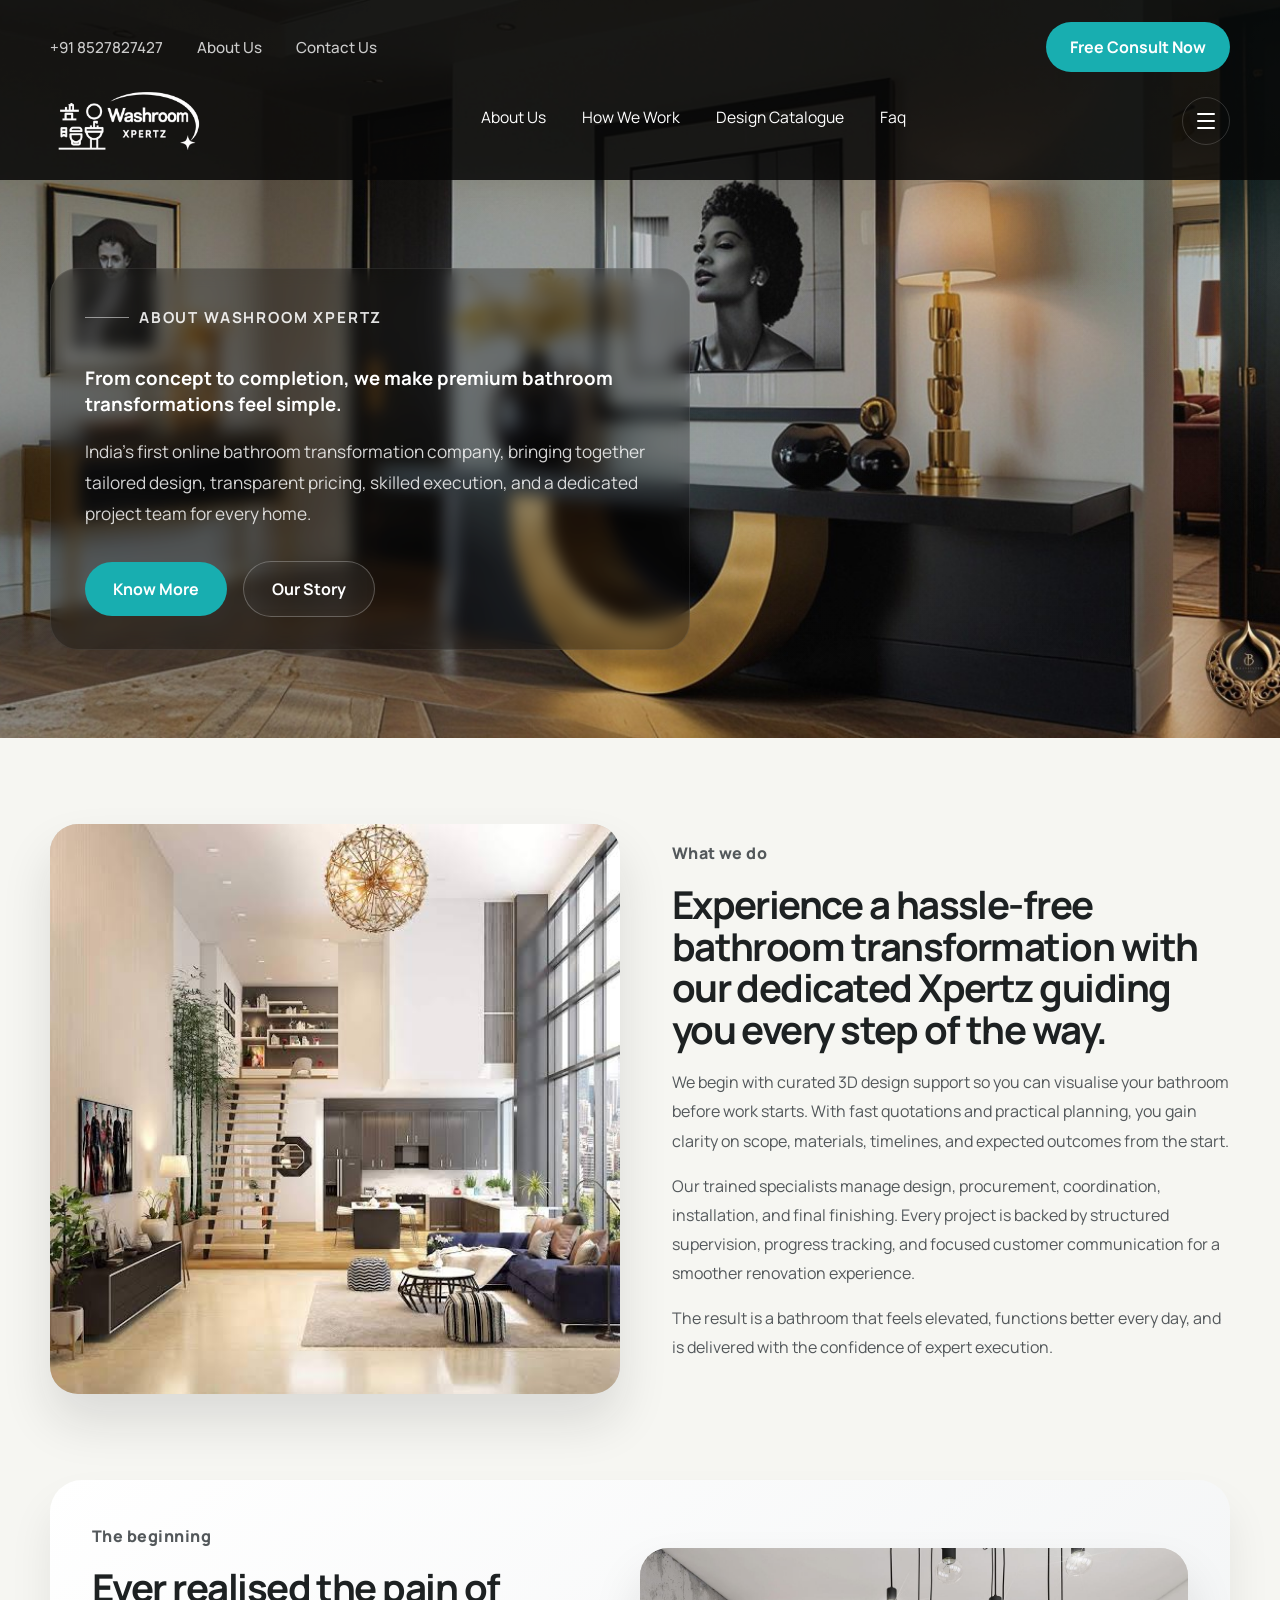
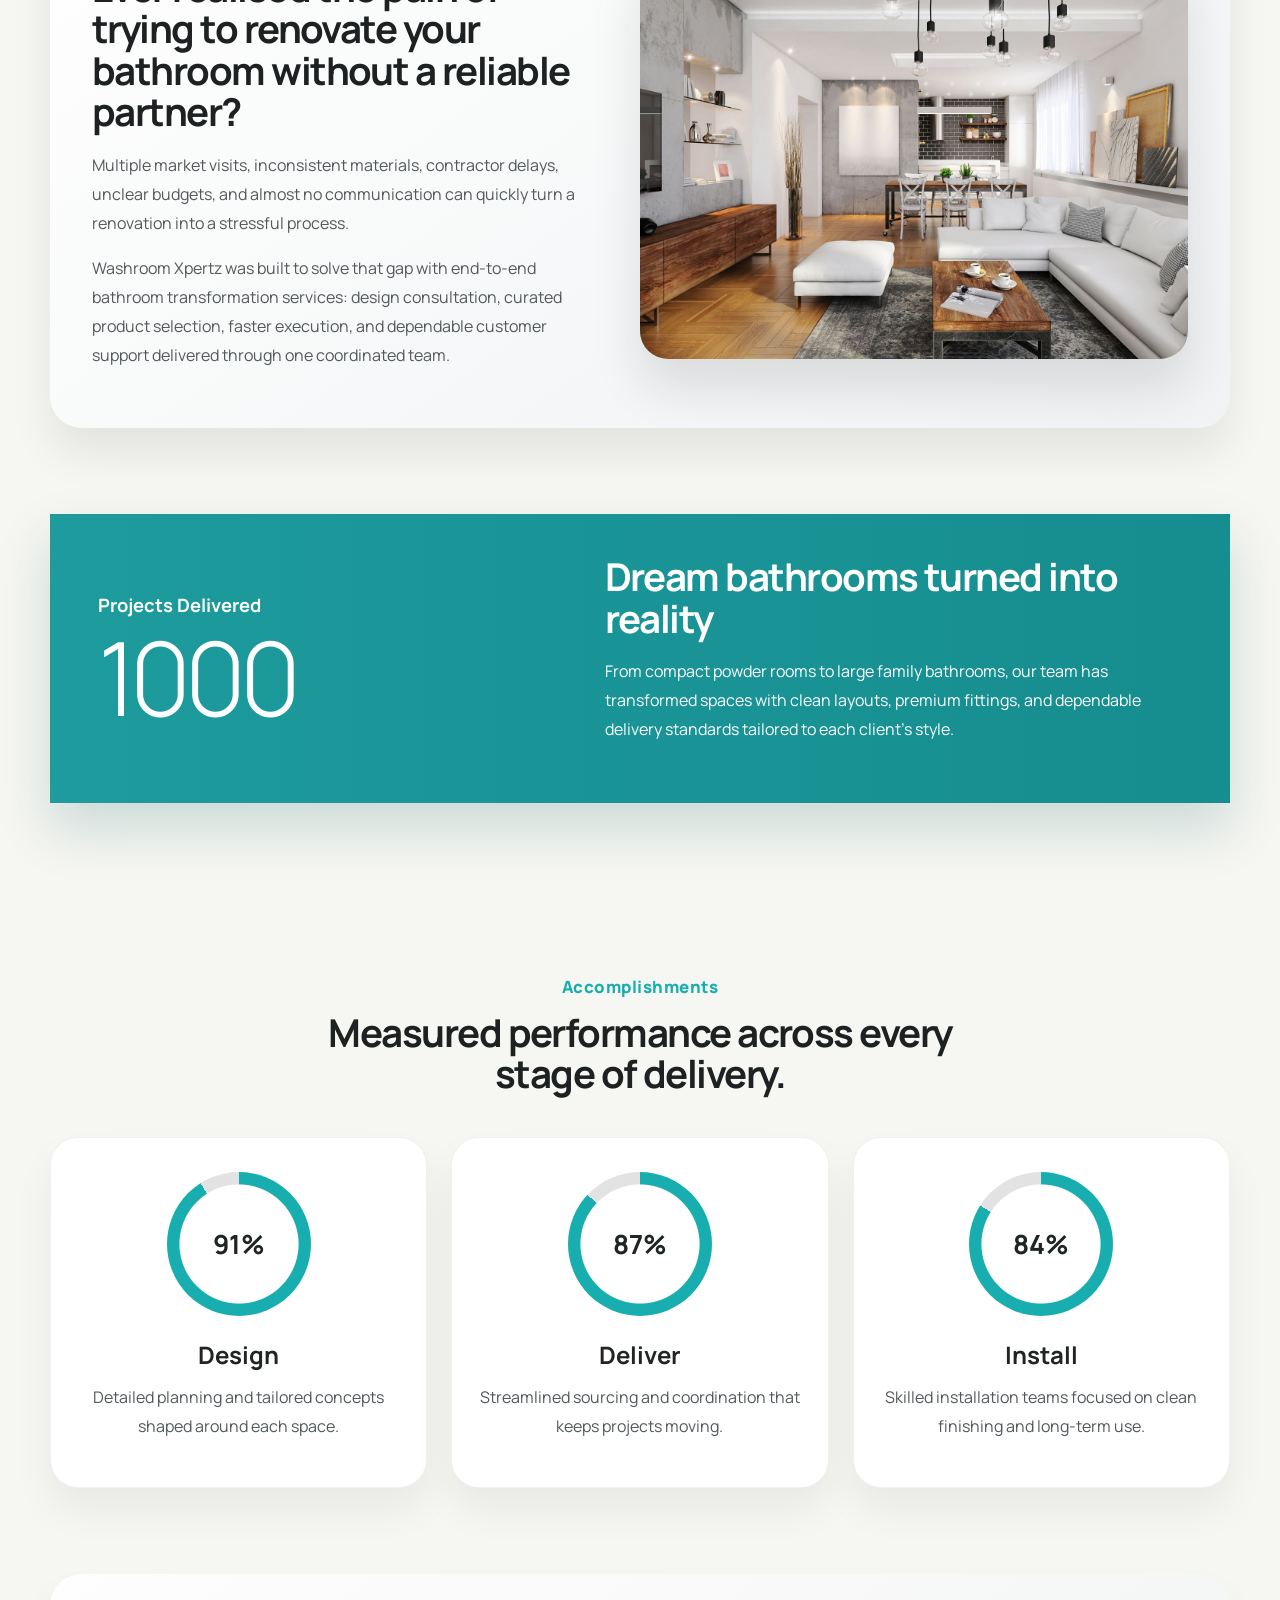
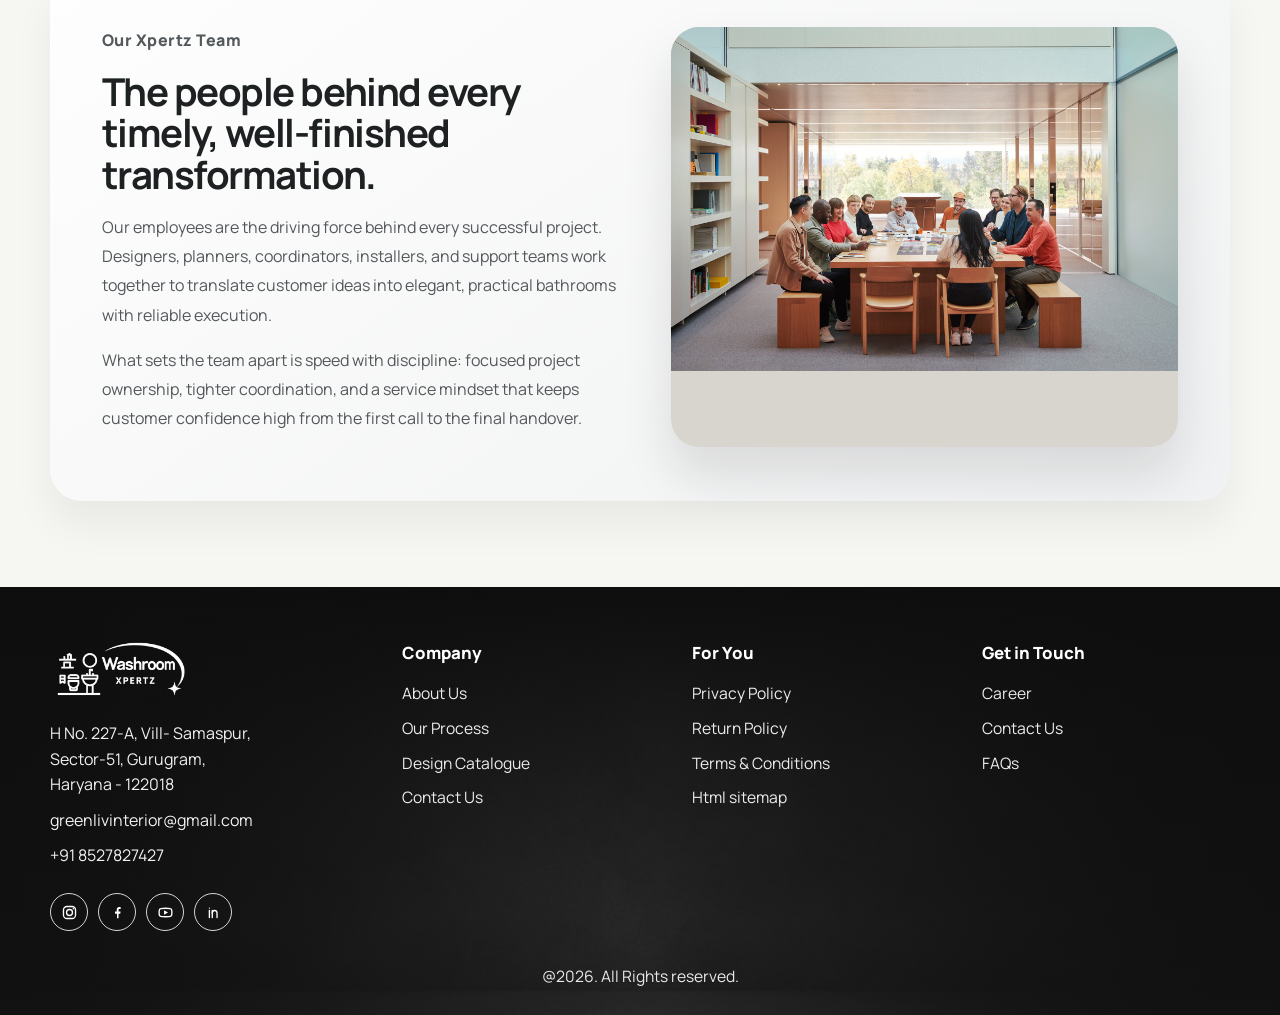
<file: about.html>
<!DOCTYPE html>
<html lang="en">
<head>
  <meta charset="UTF-8">
  <meta name="viewport" content="width=device-width, initial-scale=1.0">
  <title>About Us | Washroom Xpertz</title>
  <meta name="description" content="Learn how Washroom Xpertz designs, delivers, and installs premium bathroom transformations with transparent planning and expert execution.">
  <meta property="og:title" content="About Us | Washroom Xpertz">
  <meta property="og:description" content="Learn how Washroom Xpertz designs, delivers, and installs premium bathroom transformations with transparent planning and expert execution.">
  <meta property="og:type" content="website">
  <meta property="og:image" content="assets/images/logo-xpert.png">
  <link rel="icon" type="image/png" href="assets/images/logo-xpert.png">
  <link rel="preconnect" href="https://fonts.googleapis.com">
  <link rel="preconnect" href="https://fonts.gstatic.com" crossorigin>
  <link href="https://fonts.googleapis.com/css2?family=Manrope:wght@400;500;600;700;800&display=swap" rel="stylesheet">
  <link rel="stylesheet" href="assets/css/style.css">
</head>
<body class="about-page">
  <header class="page-hero about-hero">
    <img class="page-hero-media" src="assets/images/aboutbg.jfif" alt="Premium Washroom Xpertz bathroom design">
    <div class="hero-overlay"></div>

    <div class="site-header" id="siteHeader">
      <div class="container topbar">
        <div class="topbar-links">
          <a href="tel:+918527827427">+91 8527827427</a>
          <a href="about.html">About Us</a>
          <a href="contact.html">Contact Us</a>
        </div>
        <a class="consult-btn desktop-only" href="index.html#consult">Free Consult Now</a>
      </div>

      <div class="container navbar">
        <a class="brand" href="index.html" aria-label="Washroom Xpertz home">
          <img src="assets/images/logo-xpert.png" alt="Washroom Xpertz" class="brand-mark">
        </a>

        <nav class="nav-links" id="navMenu" aria-label="Primary">
          <a href="about.html">About Us</a>
          <a href="process.html">How We Work</a>
          <a href="catalogue.html">Design Catalogue</a>
          <a href="faq.html">Faq</a>
        </nav>

        <div class="nav-actions">
          <button class="menu-btn" type="button" id="menuToggle" aria-expanded="false" aria-controls="navMenu" aria-label="Open menu">
            <span></span>
            <span></span>
            <span></span>
          </button>
        </div>
      </div>
    </div>

    <aside class="mobile-drawer" id="mobileDrawer" aria-hidden="true">
      <div class="mobile-drawer-inner">
        <button class="drawer-close" type="button" id="drawerClose" aria-label="Close menu">
          <span></span>
          <span></span>
        </button>

        <nav class="drawer-nav" aria-label="Mobile">
          <a href="about.html">About Us</a>
          <a href="process.html">How We Work</a>
          <a href="catalogue.html">Design Catalogue</a>
          <a href="faq.html">FAQ</a>
          <a href="contact.html">Contact Us</a>
        </nav>

        <a class="drawer-cta" href="index.html#consult">Free Consult Now</a>

        <div class="drawer-social">
          <p>Follow us</p>
          <div class="social-list">
            <a href="#" aria-label="Instagram">
              <svg viewBox="0 0 24 24" aria-hidden="true"><rect x="3.5" y="3.5" width="17" height="17" rx="5"></rect><circle cx="12" cy="12" r="4.2"></circle><circle cx="17.4" cy="6.6" r="1.1" fill="currentColor" stroke="none"></circle></svg>
            </a>
            <a href="#" aria-label="Facebook">
              <svg viewBox="0 0 24 24" aria-hidden="true"><path d="M13.5 20v-6.3h2.4l.4-3h-2.8V8.8c0-.9.3-1.6 1.6-1.6h1.4V4.5c-.3 0-1.1-.1-2.1-.1-2.1 0-3.5 1.3-3.5 3.8v2.5H8.5v3h2.8V20z" fill="currentColor" stroke="none"></path></svg>
            </a>
            <a href="#" aria-label="X">
              <svg viewBox="0 0 24 24" aria-hidden="true"><path d="M5 4.5l5.7 7.6L5.4 19.5h2.4l4-5 3.8 5H19l-5.9-7.8 5-7.2h-2.4l-3.6 4.6-3.4-4.6z" fill="currentColor" stroke="none"></path></svg>
            </a>
            <a href="#" aria-label="YouTube">
              <svg viewBox="0 0 24 24" aria-hidden="true"><path d="M21 12c0 2.1-.2 3.5-.6 4.3-.3.6-.8 1.1-1.5 1.3-.9.3-3 .4-6.9.4s-6-.1-6.9-.4c-.7-.2-1.2-.7-1.5-1.3C3.2 15.5 3 14.1 3 12s.2-3.5.6-4.3c.3-.6.8-1.1 1.5-1.3.9-.3 3-.4 6.9-.4s6 .1 6.9.4c.7.2 1.2.7 1.5 1.3.4.8.6 2.2.6 4.3z" fill="none"></path><path d="M10 8.7v6.6l5.5-3.3z" fill="currentColor" stroke="none"></path></svg>
            </a>
            <a href="#" aria-label="LinkedIn">
              <svg viewBox="0 0 24 24" aria-hidden="true"><path d="M6.2 9.2V19"></path><path d="M6.2 5.8h0"></path><path d="M10.3 19V9.2"></path><path d="M10.3 12.9c0-2.1 1.4-3.7 3.5-3.7 2 0 3.2 1.3 3.2 4V19"></path></svg>
            </a>
          </div>
        </div>
      </div>
    </aside>

    <div class="container page-hero-content">
      <div class="page-hero-copy">
        <p class="eyebrow">About Washroom Xpertz</p>
        <h3>From concept to completion, we make premium bathroom transformations feel simple.</h3>
        <p class="page-hero-text">
          India&apos;s first online bathroom transformation company, bringing together tailored design,
          transparent pricing, skilled execution, and a dedicated project team for every home.
        </p>
        <div class="hero-cta">
          <a class="primary-btn" href="index.html#consult">Know More</a>
          <a class="secondary-btn" href="#story">Our Story</a>
        </div>
      </div>
    </div>
  </header>

  <main class="about-main">
    <section class="about-intro-section" id="story">
      <div class="container about-split">
        <div class="about-image-frame">
          <img src="assets/images/aboutus2.jfif" alt="Washroom Xpertz bathroom concept">
        </div>

        <div class="about-copy-panel">
          <p class="section-kicker">What we do</p>
          <h2>Experience a hassle-free bathroom transformation with our dedicated Xpertz guiding you every step of the way.</h2>
          <p>
            We begin with curated 3D design support so you can visualise your bathroom before work starts.
            With fast quotations and practical planning, you gain clarity on scope, materials, timelines,
            and expected outcomes from the start.
          </p>
          <p>
            Our trained specialists manage design, procurement, coordination, installation, and final
            finishing. Every project is backed by structured supervision, progress tracking, and focused
            customer communication for a smoother renovation experience.
          </p>
          <p>
            The result is a bathroom that feels elevated, functions better every day, and is delivered with
            the confidence of expert execution.
          </p>
        </div>
      </div>
    </section>

    <section class="origin-section">
      <div class="container origin-card">
        <div class="origin-copy">
          <p class="section-kicker">The beginning</p>
          <h2>Ever realised the pain of trying to renovate your bathroom without a reliable partner?</h2>
          <p>
            Multiple market visits, inconsistent materials, contractor delays, unclear budgets, and almost no
            communication can quickly turn a renovation into a stressful process.
          </p>
          <p>
            Washroom Xpertz was built to solve that gap with end-to-end bathroom transformation services:
            design consultation, curated product selection, faster execution, and dependable customer support
            delivered through one coordinated team.
          </p>
        </div>

        <div class="origin-visual">
          <img src="assets/images/about-us-light.webp" alt="Bathroom planning and transformation by Washroom Xpertz">
        </div>
      </div>
    </section>

    <section class="impact-section">
      <div class="container impact-grid">
        <div class="impact-stat">
          <p class="impact-label">Projects Delivered</p>
          <div class="impact-number">1000</div>
        </div>

        <div class="impact-copy">
          <h2>Dream bathrooms turned into reality</h2>
          <p>
            From compact powder rooms to large family bathrooms, our team has transformed spaces with clean
            layouts, premium fittings, and dependable delivery standards tailored to each client&apos;s style.
          </p>
        </div>
      </div>
    </section>

    <section class="accomplishments-section">
      <div class="container">
        <div class="section-heading">
          <p class="section-kicker centered-kicker">Accomplishments</p>
          <h2>Measured performance across every stage of delivery.</h2>
        </div>

        <div class="accomplishment-grid">
          <article class="accomplishment-item">
            <div class="progress-ring" style="--value: 91;">
              <span>91%</span>
            </div>
            <h3>Design</h3>
            <p>Detailed planning and tailored concepts shaped around each space.</p>
          </article>

          <article class="accomplishment-item">
            <div class="progress-ring" style="--value: 87;">
              <span>87%</span>
            </div>
            <h3>Deliver</h3>
            <p>Streamlined sourcing and coordination that keeps projects moving.</p>
          </article>

          <article class="accomplishment-item">
            <div class="progress-ring" style="--value: 84;">
              <span>84%</span>
            </div>
            <h3>Install</h3>
            <p>Skilled installation teams focused on clean finishing and long-term use.</p>
          </article>
        </div>
      </div>
    </section>

    <section class="team-section" id="team">
      <div class="container team-layout">
        <div class="team-copy">
          <p class="section-kicker">Our Xpertz Team</p>
          <h2>The people behind every timely, well-finished transformation.</h2>
          <p>
            Our employees are the driving force behind every successful project. Designers, planners,
            coordinators, installers, and support teams work together to translate customer ideas into elegant,
            practical bathrooms with reliable execution.
          </p>
          <p>
            What sets the team apart is speed with discipline: focused project ownership, tighter coordination,
            and a service mindset that keeps customer confidence high from the first call to the final handover.
          </p>
        </div>

        <div class="team-visual">
          <img src="assets/images/team.jpg" alt="Washroom Xpertz team and completed bathroom environment">
        </div>
      </div>
    </section>

    <!-- <section class="trusted-section partners-section" id="partner">
      <div class="container">
        <div class="section-heading">
          <p class="section-kicker centered-kicker">Backed by the best</p>
          <h2>Trusted brand partners that support our premium finish.</h2>
        </div>

        <div class="partners-slider" aria-label="Partner brands">
          <div class="partners-track">
            <div class="partner-logo"><img src="assets/images/partners/1.png" alt="Partner logo 1"></div>
            <div class="partner-logo"><img src="assets/images/partners/2.png" alt="Partner logo 2"></div>
            <div class="partner-logo"><img src="assets/images/partners/3.png" alt="Partner logo 3"></div>
            <div class="partner-logo"><img src="assets/images/partners/4.png" alt="Partner logo 4"></div>
            <div class="partner-logo"><img src="assets/images/partners/5.png" alt="Partner logo 5"></div>
            <div class="partner-logo"><img src="assets/images/partners/6.png" alt="Partner logo 6"></div>
            <div class="partner-logo"><img src="assets/images/partners/7.png" alt="Partner logo 7"></div>
            <div class="partner-logo"><img src="assets/images/partners/8.png" alt="Partner logo 8"></div>
            <div class="partner-logo"><img src="assets/images/partners/9.png" alt="Partner logo 9"></div>
            <div class="partner-logo"><img src="assets/images/partners/10.png" alt="Partner logo 10"></div>
            <div class="partner-logo"><img src="assets/images/partners/11.png" alt="Partner logo 11"></div>
            <div class="partner-logo"><img src="assets/images/partners/12.png" alt="Partner logo 12"></div>
            <div class="partner-logo"><img src="assets/images/partners/13.png" alt="Partner logo 13"></div>
            <div class="partner-logo"><img src="assets/images/partners/14.png" alt="Partner logo 14"></div>
            <div class="partner-logo"><img src="assets/images/partners/15.png" alt="Partner logo 15"></div>
            <div class="partner-logo"><img src="assets/images/partners/16.png" alt="Partner logo 16"></div>
            <div class="partner-logo"><img src="assets/images/partners/17.png" alt="Partner logo 17"></div>
            <div class="partner-logo"><img src="assets/images/partners/18.png" alt="Partner logo 18"></div>
            <div class="partner-logo"><img src="assets/images/partners/19.png" alt="Partner logo 19"></div>
            <div class="partner-logo"><img src="assets/images/partners/20.png" alt="Partner logo 20"></div>
            <div class="partner-logo"><img src="assets/images/partners/21.png" alt="Partner logo 21"></div>
            <div class="partner-logo"><img src="assets/images/partners/22.png" alt="Partner logo 22"></div>
            <div class="partner-logo" aria-hidden="true"><img src="assets/images/partners/1.png" alt=""></div>
            <div class="partner-logo" aria-hidden="true"><img src="assets/images/partners/2.png" alt=""></div>
            <div class="partner-logo" aria-hidden="true"><img src="assets/images/partners/3.png" alt=""></div>
            <div class="partner-logo" aria-hidden="true"><img src="assets/images/partners/4.png" alt=""></div>
            <div class="partner-logo" aria-hidden="true"><img src="assets/images/partners/5.png" alt=""></div>
            <div class="partner-logo" aria-hidden="true"><img src="assets/images/partners/6.png" alt=""></div>
            <div class="partner-logo" aria-hidden="true"><img src="assets/images/partners/7.png" alt=""></div>
            <div class="partner-logo" aria-hidden="true"><img src="assets/images/partners/8.png" alt=""></div>
            <div class="partner-logo" aria-hidden="true"><img src="assets/images/partners/9.png" alt=""></div>
            <div class="partner-logo" aria-hidden="true"><img src="assets/images/partners/10.png" alt=""></div>
            <div class="partner-logo" aria-hidden="true"><img src="assets/images/partners/11.png" alt=""></div>
            <div class="partner-logo" aria-hidden="true"><img src="assets/images/partners/12.png" alt=""></div>
            <div class="partner-logo" aria-hidden="true"><img src="assets/images/partners/13.png" alt=""></div>
            <div class="partner-logo" aria-hidden="true"><img src="assets/images/partners/14.png" alt=""></div>
            <div class="partner-logo" aria-hidden="true"><img src="assets/images/partners/15.png" alt=""></div>
            <div class="partner-logo" aria-hidden="true"><img src="assets/images/partners/16.png" alt=""></div>
            <div class="partner-logo" aria-hidden="true"><img src="assets/images/partners/17.png" alt=""></div>
            <div class="partner-logo" aria-hidden="true"><img src="assets/images/partners/18.png" alt=""></div>
            <div class="partner-logo" aria-hidden="true"><img src="assets/images/partners/19.png" alt=""></div>
            <div class="partner-logo" aria-hidden="true"><img src="assets/images/partners/20.png" alt=""></div>
            <div class="partner-logo" aria-hidden="true"><img src="assets/images/partners/21.png" alt=""></div>
            <div class="partner-logo" aria-hidden="true"><img src="assets/images/partners/22.png" alt=""></div>
          </div>
        </div>
      </div>
    </section> -->
  </main>

  <footer class="site-footer" id="contact">
    <img class="footer-bg-media" src="assets/images/bg-footer.jpg" alt="Washroom Xpertz footer background">
    <div class="footer-overlay"></div>
    <div class="container footer-grid">
      <div class="footer-brand-block">
        <a class="footer-brand" href="index.html" aria-label="Washroom Xpertz home">
          <img src="assets/images/logo-xpert.png" alt="Washroom Xpertz" class="brand-mark footer-brand-mark">
        </a>
        <div class="footer-contact">
          <p>
            H No. 227-A, Vill- Samaspur,<br>
            Sector-51, Gurugram,<br>
            Haryana - 122018
          </p>
          <a href="mailto:greenlivinterior@gmail.com">greenlivinterior@gmail.com</a>
          <a href="tel:+918527827427">+91 8527827427</a>
        </div>
        <div class="footer-social">
          <a href="#" aria-label="Instagram">
            <svg viewBox="0 0 24 24" aria-hidden="true"><rect x="3.5" y="3.5" width="17" height="17" rx="5"></rect><circle cx="12" cy="12" r="4.2"></circle><circle cx="17.4" cy="6.6" r="1.1" fill="currentColor" stroke="none"></circle></svg>
          </a>
          <a href="#" aria-label="Facebook">
            <svg viewBox="0 0 24 24" aria-hidden="true"><path d="M13.5 20v-6.3h2.4l.4-3h-2.8V8.8c0-.9.3-1.6 1.6-1.6h1.4V4.5c-.3 0-1.1-.1-2.1-.1-2.1 0-3.5 1.3-3.5 3.8v2.5H8.5v3h2.8V20z" fill="currentColor" stroke="none"></path></svg>
          </a>
          <a href="#" aria-label="YouTube">
            <svg viewBox="0 0 24 24" aria-hidden="true"><path d="M21 12c0 2.1-.2 3.5-.6 4.3-.3.6-.8 1.1-1.5 1.3-.9.3-3 .4-6.9.4s-6-.1-6.9-.4c-.7-.2-1.2-.7-1.5-1.3C3.2 15.5 3 14.1 3 12s.2-3.5.6-4.3c.3-.6.8-1.1 1.5-1.3.9-.3 3-.4 6.9-.4s6 .1 6.9.4c.7.2 1.2.7 1.5 1.3.4.8.6 2.2.6 4.3z" fill="none"></path><path d="M10 8.7v6.6l5.5-3.3z" fill="currentColor" stroke="none"></path></svg>
          </a>
          <a href="#" aria-label="LinkedIn">
            <svg viewBox="0 0 24 24" aria-hidden="true"><path d="M6.2 9.2V19"></path><path d="M6.2 5.8h0"></path><path d="M10.3 19V9.2"></path><path d="M10.3 12.9c0-2.1 1.4-3.7 3.5-3.7 2 0 3.2 1.3 3.2 4V19"></path></svg>
          </a>
        </div>
      </div>

      <div class="footer-links-block">
        <h3>Company</h3>
        <a href="about.html">About Us</a>
        <a href="process.html">Our Process</a>
        <a href="index.html#catalogue">Design Catalogue</a>
        <a href="contact.html">Contact Us</a>
      </div>

      <div class="footer-links-block">
        <h3>For You</h3>
        <a href="#contact">Privacy Policy</a>
        <a href="#contact">Return Policy</a>
        <a href="#contact">Terms &amp; Conditions</a>
        <a href="#contact">Html sitemap</a>
      </div>

      <div class="footer-links-block">
        <h3>Get in Touch</h3>
        <a href="career.html">Career</a>
        <a href="contact.html">Contact Us</a>
         <a href="faq.html">FAQs</a>
      </div>
    </div>

    <div class="footer-bottom">
      <p>@2026. All Rights reserved.</p>
    </div>
  </footer>
  <script src="assets/js/main.js"></script>
</body>
</html>
</file>
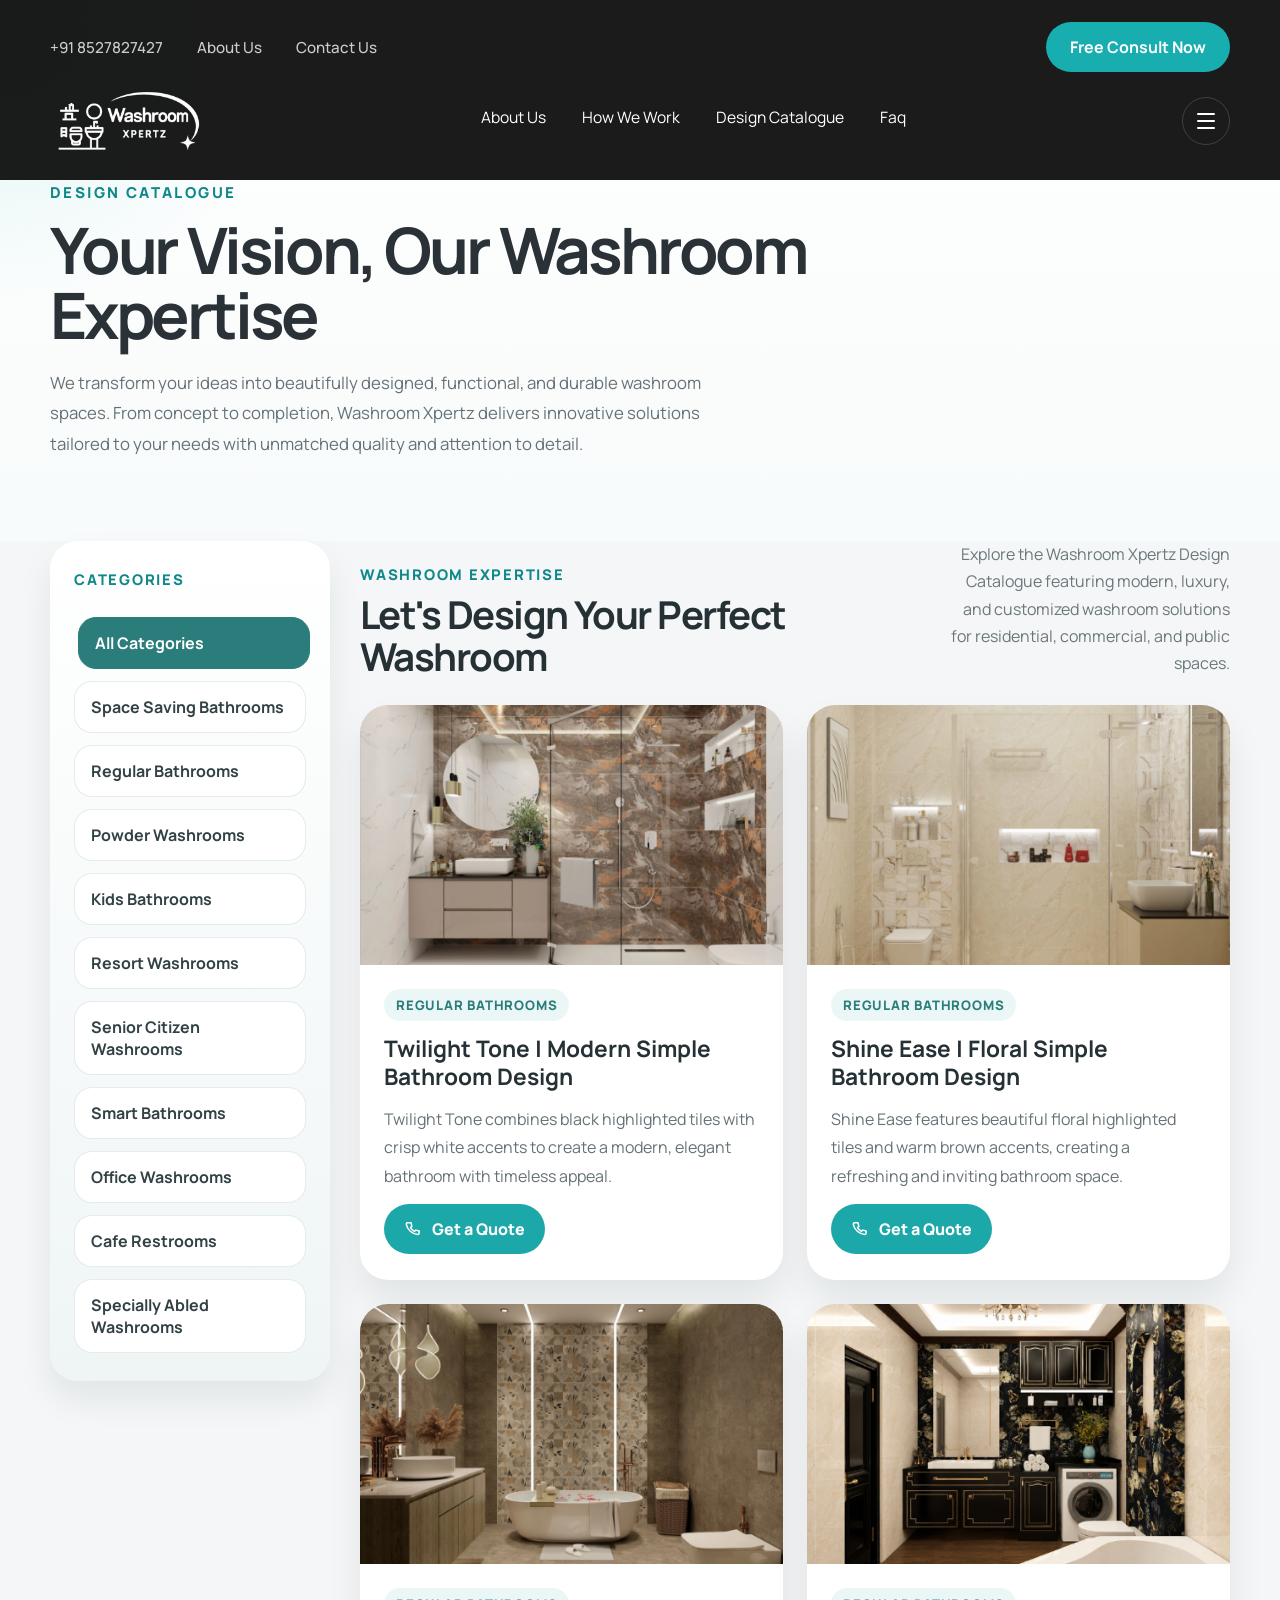
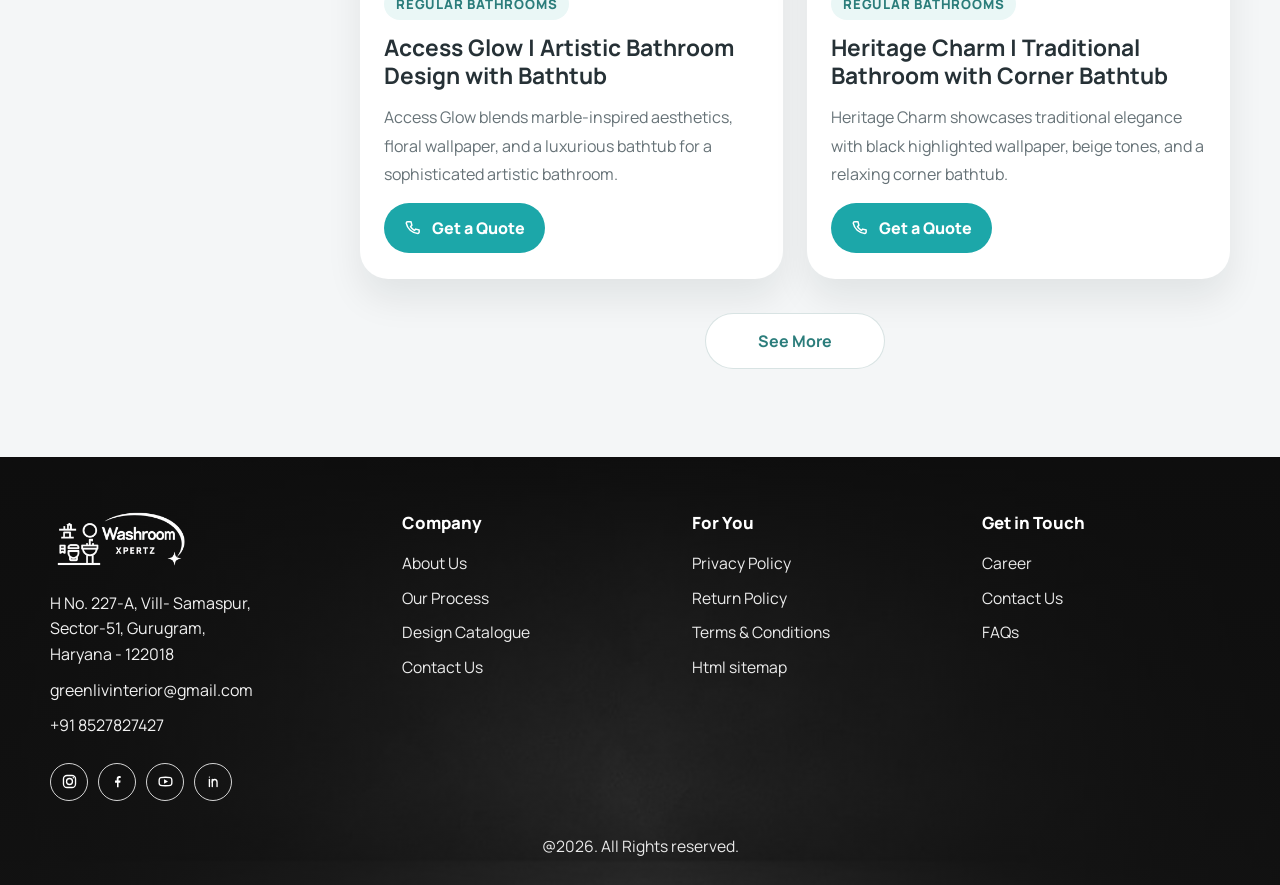
<file: catalogue.html>
﻿<!DOCTYPE html>
<html lang="en">
<head>
  <meta charset="UTF-8">
  <meta name="viewport" content="width=device-width, initial-scale=1.0">
  <title>Design Catalogue | Washroom Xpertz</title>
  <meta name="description" content="Browse Washroom Xpertz bathroom design categories and explore curated project ideas for every type of washroom.">
  <meta property="og:title" content="Design Catalogue | Washroom Xpertz">
  <meta property="og:description" content="Browse Washroom Xpertz bathroom design categories and explore curated project ideas for every type of washroom.">
  <meta property="og:type" content="website">
  <meta property="og:image" content="assets/images/logo-xpert.png">
  <link rel="icon" type="image/png" href="assets/images/logo-xpert.png">
  <link rel="preconnect" href="https://fonts.googleapis.com">
  <link rel="preconnect" href="https://fonts.gstatic.com" crossorigin>
  <link href="https://fonts.googleapis.com/css2?family=Manrope:wght@400;500;600;700;800&display=swap" rel="stylesheet">
  <link rel="stylesheet" href="assets/css/style.css">
</head>
<body class="catalogue-page">
  <header class="catalogue-page-hero">
    <div class="site-header" id="siteHeader">
      <div class="container topbar">
        <div class="topbar-links">
          <a href="tel:+918527827427">+91 8527827427</a>
          <a href="about.html">About Us</a>
          <a href="contact.html">Contact Us</a>
        </div>
        <a class="consult-btn desktop-only" href="index.html#consult">Free Consult Now</a>
      </div>

      <div class="container navbar">
        <a class="brand" href="index.html" aria-label="Washroom Xpertz home">
          <img src="assets/images/logo-xpert.png" alt="Washroom Xpertz" class="brand-mark">
        </a>

        <nav class="nav-links" id="navMenu" aria-label="Primary">
          <a href="about.html">About Us</a>
          <a href="process.html">How We Work</a>
          <a href="catalogue.html">Design Catalogue</a>
          <a href="faq.html">Faq</a>
        </nav>

        <div class="nav-actions">
          <button class="menu-btn" type="button" id="menuToggle" aria-expanded="false" aria-controls="navMenu" aria-label="Open menu">
            <span></span>
            <span></span>
            <span></span>
          </button>
        </div>
      </div>
    </div>

    <aside class="mobile-drawer" id="mobileDrawer" aria-hidden="true">
      <div class="mobile-drawer-inner">
        <button class="drawer-close" type="button" id="drawerClose" aria-label="Close menu">
          <span></span>
          <span></span>
        </button>

        <nav class="drawer-nav" aria-label="Mobile">
          <a href="about.html">About Us</a>
          <a href="process.html">How We Work</a>
          <a href="catalogue.html">Design Catalogue</a>
          <a href="faq.html">FAQ</a>
          <a href="contact.html">Contact Us</a>
        </nav>

        <a class="drawer-cta" href="index.html#consult">Free Consult Now</a>

        <div class="drawer-social">
          <p>Follow us</p>
          <div class="social-list">
            <a href="#" aria-label="Instagram">
              <svg viewBox="0 0 24 24" aria-hidden="true"><rect x="3.5" y="3.5" width="17" height="17" rx="5"></rect><circle cx="12" cy="12" r="4.2"></circle><circle cx="17.4" cy="6.6" r="1.1" fill="currentColor" stroke="none"></circle></svg>
            </a>
            <a href="#" aria-label="Facebook">
              <svg viewBox="0 0 24 24" aria-hidden="true"><path d="M13.5 20v-6.3h2.4l.4-3h-2.8V8.8c0-.9.3-1.6 1.6-1.6h1.4V4.5c-.3 0-1.1-.1-2.1-.1-2.1 0-3.5 1.3-3.5 3.8v2.5H8.5v3h2.8V20z" fill="currentColor" stroke="none"></path></svg>
            </a>
            <a href="#" aria-label="X">
              <svg viewBox="0 0 24 24" aria-hidden="true"><path d="M5 4.5l5.7 7.6L5.4 19.5h2.4l4-5 3.8 5H19l-5.9-7.8 5-7.2h-2.4l-3.6 4.6-3.4-4.6z" fill="currentColor" stroke="none"></path></svg>
            </a>
            <a href="#" aria-label="YouTube">
              <svg viewBox="0 0 24 24" aria-hidden="true"><path d="M21 12c0 2.1-.2 3.5-.6 4.3-.3.6-.8 1.1-1.5 1.3-.9.3-3 .4-6.9.4s-6-.1-6.9-.4c-.7-.2-1.2-.7-1.5-1.3C3.2 15.5 3 14.1 3 12s.2-3.5.6-4.3c.3-.6.8-1.1 1.5-1.3.9-.3 3-.4 6.9-.4s6 .1 6.9.4c.7.2 1.2.7 1.5 1.3.4.8.6 2.2.6 4.3z" fill="none"></path><path d="M10 8.7v6.6l5.5-3.3z" fill="currentColor" stroke="none"></path></svg>
            </a>
            <a href="#" aria-label="LinkedIn">
              <svg viewBox="0 0 24 24" aria-hidden="true"><path d="M6.2 9.2V19"></path><path d="M6.2 5.8h0"></path><path d="M10.3 19V9.2"></path><path d="M10.3 12.9c0-2.1 1.4-3.7 3.5-3.7 2 0 3.2 1.3 3.2 4V19"></path></svg>
            </a>
          </div>
        </div>
      </div>
    </aside>

    <div class="container catalogue-page-hero-content">
      <div class="catalogue-page-copy">
        <p class="catalogue-page-kicker">Design Catalogue</p>
        <h1>Your Vision, Our Washroom Expertise</h1>
        <p>We transform your ideas into beautifully designed, functional, and durable washroom spaces. From concept to completion, Washroom Xpertz delivers innovative solutions tailored to your needs with unmatched quality and attention to detail.</p>
      </div>
    </div>
  </header>

  <main class="catalogue-page-main">
    <section class="catalogue-browser-section">
      <div class="container catalogue-browser-grid" data-catalogue-browser data-visible-count="4">
        <aside class="catalogue-sidebar">
          <p class="catalogue-sidebar-kicker">Categories</p>
          
          <div class="catalogue-category-list" role="tablist" aria-label="Catalogue categories">
            <button class="catalogue-category is-active" type="button" data-catalogue-filter="all" aria-pressed="true">All Categories</button>
            <button class="catalogue-category" type="button" data-catalogue-filter="space-saving" aria-pressed="false">Space Saving Bathrooms</button>
            <button class="catalogue-category" type="button" data-catalogue-filter="regular" aria-pressed="false">Regular Bathrooms</button>
            <button class="catalogue-category" type="button" data-catalogue-filter="powder" aria-pressed="false">Powder Washrooms</button>
            <button class="catalogue-category" type="button" data-catalogue-filter="kids" aria-pressed="false">Kids Bathrooms</button>
            <button class="catalogue-category" type="button" data-catalogue-filter="resort" aria-pressed="false">Resort Washrooms</button>
            <button class="catalogue-category" type="button" data-catalogue-filter="senior-citizen" aria-pressed="false">Senior Citizen Washrooms</button>
            <button class="catalogue-category" type="button" data-catalogue-filter="smart" aria-pressed="false">Smart Bathrooms</button>
            <button class="catalogue-category" type="button" data-catalogue-filter="office" aria-pressed="false">Office Washrooms</button>
            <button class="catalogue-category" type="button" data-catalogue-filter="cafe" aria-pressed="false">Cafe Restrooms</button>
            <button class="catalogue-category" type="button" data-catalogue-filter="specially-abled" aria-pressed="false">Specially Abled Washrooms</button>
          </div>
        </aside>
        <div class="catalogue-results">
          <div class="catalogue-results-head">
            <div>
              <p class="catalogue-results-kicker">Washroom Expertise</p>
              <h2>Let's Design Your Perfect Washroom</h2>
            </div>
            <p class="catalogue-results-note">Explore the Washroom Xpertz Design Catalogue featuring modern, luxury, and customized washroom solutions for residential, commercial, and public spaces.</p>
          </div>

          <div class="catalogue-project-grid">
            <article class="catalogue-project-card" data-catalogue-card="regular">
              <img class="catalogue-project-media" src="assets/images/regular-washroom/1.png" alt="Twilight Tone modern simple bathroom design">
              <div class="catalogue-project-body">
                <span class="catalogue-project-tag">Regular Bathrooms</span>
                <h3>Twilight Tone | Modern Simple Bathroom Design</h3>
                <p>Twilight Tone combines black highlighted tiles with crisp white accents to create a modern, elegant bathroom with timeless appeal.</p>
                <a class="catalogue-consult-btn" href="tel:+918527827427"><svg viewBox="0 0 24 24" aria-hidden="true"><path d="M6.6 3.8h2.8l1.1 4.6-1.8 1.8a15.5 15.5 0 0 0 5.1 5.1l1.8-1.8 4.6 1.1v2.8a1.8 1.8 0 0 1-1.8 1.8A16.6 16.6 0 0 1 3 5.6 1.8 1.8 0 0 1 4.8 3.8z"></path></svg>Get a Quote</a>
              </div>
            </article>

            <article class="catalogue-project-card" data-catalogue-card="regular">
              <img class="catalogue-project-media" src="assets/images/regular-washroom/2.png" alt="Shine Ease floral simple bathroom design">
              <div class="catalogue-project-body">
                <span class="catalogue-project-tag">Regular Bathrooms</span>
                <h3>Shine Ease | Floral Simple Bathroom Design</h3>
                <p>Shine Ease features beautiful floral highlighted tiles and warm brown accents, creating a refreshing and inviting bathroom space.</p>
                <a class="catalogue-consult-btn" href="tel:+918527827427"><svg viewBox="0 0 24 24" aria-hidden="true"><path d="M6.6 3.8h2.8l1.1 4.6-1.8 1.8a15.5 15.5 0 0 0 5.1 5.1l1.8-1.8 4.6 1.1v2.8a1.8 1.8 0 0 1-1.8 1.8A16.6 16.6 0 0 1 3 5.6 1.8 1.8 0 0 1 4.8 3.8z"></path></svg>Get a Quote</a>
              </div>
            </article>

            <article class="catalogue-project-card" data-catalogue-card="regular">
              <img class="catalogue-project-media" src="assets/images/regular-washroom/3.png" alt="Access Glow artistic bathroom design with bathtub">
              <div class="catalogue-project-body">
                <span class="catalogue-project-tag">Regular Bathrooms</span>
                <h3>Access Glow | Artistic Bathroom Design with Bathtub</h3>
                <p>Access Glow blends marble-inspired aesthetics, floral wallpaper, and a luxurious bathtub for a sophisticated artistic bathroom.</p>
                <a class="catalogue-consult-btn" href="tel:+918527827427"><svg viewBox="0 0 24 24" aria-hidden="true"><path d="M6.6 3.8h2.8l1.1 4.6-1.8 1.8a15.5 15.5 0 0 0 5.1 5.1l1.8-1.8 4.6 1.1v2.8a1.8 1.8 0 0 1-1.8 1.8A16.6 16.6 0 0 1 3 5.6 1.8 1.8 0 0 1 4.8 3.8z"></path></svg>Get a Quote</a>
              </div>
            </article>

            <article class="catalogue-project-card" data-catalogue-card="regular">
              <img class="catalogue-project-media" src="assets/images/regular-washroom/4.png" alt="Heritage Charm traditional bathroom with corner bathtub">
              <div class="catalogue-project-body">
                <span class="catalogue-project-tag">Regular Bathrooms</span>
                <h3>Heritage Charm | Traditional Bathroom with Corner Bathtub</h3>
                <p>Heritage Charm showcases traditional elegance with black highlighted wallpaper, beige tones, and a relaxing corner bathtub.</p>
                <a class="catalogue-consult-btn" href="tel:+918527827427"><svg viewBox="0 0 24 24" aria-hidden="true"><path d="M6.6 3.8h2.8l1.1 4.6-1.8 1.8a15.5 15.5 0 0 0 5.1 5.1l1.8-1.8 4.6 1.1v2.8a1.8 1.8 0 0 1-1.8 1.8A16.6 16.6 0 0 1 3 5.6 1.8 1.8 0 0 1 4.8 3.8z"></path></svg>Get a Quote</a>
              </div>
            </article>

            <article class="catalogue-project-card" data-catalogue-card="regular">
              <img class="catalogue-project-media" src="assets/images/regular-washroom/5.png" alt="Obsidian Artistry artistic regular bathroom design">
              <div class="catalogue-project-body">
                <span class="catalogue-project-tag">Regular Bathrooms</span>
                <h3>Obsidian Artistry | Artistic Regular Bathroom Design</h3>
                <p>Obsidian Artistry offers a bold dark-themed bathroom featuring artistic floral highlights and contemporary luxury elements.</p>
                <a class="catalogue-consult-btn" href="tel:+918527827427"><svg viewBox="0 0 24 24" aria-hidden="true"><path d="M6.6 3.8h2.8l1.1 4.6-1.8 1.8a15.5 15.5 0 0 0 5.1 5.1l1.8-1.8 4.6 1.1v2.8a1.8 1.8 0 0 1-1.8 1.8A16.6 16.6 0 0 1 3 5.6 1.8 1.8 0 0 1 4.8 3.8z"></path></svg>Get a Quote</a>
              </div>
            </article>

            <article class="catalogue-project-card" data-catalogue-card="regular">
              <img class="catalogue-project-media" src="assets/images/regular-washroom/6.png" alt="Noir Nexus dark modern simple bathroom design">
              <div class="catalogue-project-body">
                <span class="catalogue-project-tag">Regular Bathrooms</span>
                <h3>Noir Nexus | Dark Modern Simple Bathroom Design</h3>
                <p>Noir Nexus creates a luxurious dark-themed retreat with 4D highlighted tiles and rich brown accents for modern sophistication.</p>
                <a class="catalogue-consult-btn" href="tel:+918527827427"><svg viewBox="0 0 24 24" aria-hidden="true"><path d="M6.6 3.8h2.8l1.1 4.6-1.8 1.8a15.5 15.5 0 0 0 5.1 5.1l1.8-1.8 4.6 1.1v2.8a1.8 1.8 0 0 1-1.8 1.8A16.6 16.6 0 0 1 3 5.6 1.8 1.8 0 0 1 4.8 3.8z"></path></svg>Get a Quote</a>
              </div>
            </article>

            <article class="catalogue-project-card" data-catalogue-card="regular">
              <img class="catalogue-project-media" src="assets/images/regular-washroom/7.png" alt="Lively Luster modern simple bathroom design">
              <div class="catalogue-project-body">
                <span class="catalogue-project-tag">Regular Bathrooms</span>
                <h3>Lively Luster | Modern Simple Bathroom Design</h3>
                <p>Lively Luster enhances your bathroom with luminous highlighted tiles, modern aesthetics, and a bright contemporary atmosphere.</p>
                <a class="catalogue-consult-btn" href="tel:+918527827427"><svg viewBox="0 0 24 24" aria-hidden="true"><path d="M6.6 3.8h2.8l1.1 4.6-1.8 1.8a15.5 15.5 0 0 0 5.1 5.1l1.8-1.8 4.6 1.1v2.8a1.8 1.8 0 0 1-1.8 1.8A16.6 16.6 0 0 1 3 5.6 1.8 1.8 0 0 1 4.8 3.8z"></path></svg>Get a Quote</a>
              </div>
            </article>

            <article class="catalogue-project-card" data-catalogue-card="regular">
              <img class="catalogue-project-media" src="assets/images/regular-washroom/8.png" alt="Zellige Noir moroccan regular bathroom design">
              <div class="catalogue-project-body">
                <span class="catalogue-project-tag">Regular Bathrooms</span>
                <h3>Zellige Noir | Moroccan Regular Bathroom Design</h3>
                <p>Zellige Noir brings Moroccan-inspired charm with intricate patterns, elegant grey tones, and timeless design details.</p>
                <a class="catalogue-consult-btn" href="tel:+918527827427"><svg viewBox="0 0 24 24" aria-hidden="true"><path d="M6.6 3.8h2.8l1.1 4.6-1.8 1.8a15.5 15.5 0 0 0 5.1 5.1l1.8-1.8 4.6 1.1v2.8a1.8 1.8 0 0 1-1.8 1.8A16.6 16.6 0 0 1 3 5.6 1.8 1.8 0 0 1 4.8 3.8z"></path></svg>Get a Quote</a>
              </div>
            </article>

            <article class="catalogue-project-card" data-catalogue-card="regular">
              <img class="catalogue-project-media" src="assets/images/regular-washroom/9.png" alt="Obscura Gleam black marble bathroom design">
              <div class="catalogue-project-body">
                <span class="catalogue-project-tag">Regular Bathrooms</span>
                <h3>Obscura Gleam | Black Marble Bathroom Design</h3>
                <p>Obscura Gleam features dark marble-inspired finishes and sophisticated grey highlights for a luxurious bathroom experience.</p>
                <a class="catalogue-consult-btn" href="tel:+918527827427"><svg viewBox="0 0 24 24" aria-hidden="true"><path d="M6.6 3.8h2.8l1.1 4.6-1.8 1.8a15.5 15.5 0 0 0 5.1 5.1l1.8-1.8 4.6 1.1v2.8a1.8 1.8 0 0 1-1.8 1.8A16.6 16.6 0 0 1 3 5.6 1.8 1.8 0 0 1 4.8 3.8z"></path></svg>Get a Quote</a>
              </div>
            </article>

            <article class="catalogue-project-card" data-catalogue-card="regular">
              <img class="catalogue-project-media" src="assets/images/regular-washroom/10.png" alt="Floral Mountains green floral simple bathroom design">
              <div class="catalogue-project-body">
                <span class="catalogue-project-tag">Regular Bathrooms</span>
                <h3>Floral Mountains | Green Floral Simple Bathroom Design</h3>
                <p>Floral Mountains combines green floral tiles with calming natural tones to create a serene and refreshing bathroom retreat.</p>
                <a class="catalogue-consult-btn" href="tel:+918527827427"><svg viewBox="0 0 24 24" aria-hidden="true"><path d="M6.6 3.8h2.8l1.1 4.6-1.8 1.8a15.5 15.5 0 0 0 5.1 5.1l1.8-1.8 4.6 1.1v2.8a1.8 1.8 0 0 1-1.8 1.8A16.6 16.6 0 0 1 3 5.6 1.8 1.8 0 0 1 4.8 3.8z"></path></svg>Get a Quote</a>
              </div>
            </article>

            <article class="catalogue-project-card" data-catalogue-card="regular">
              <img class="catalogue-project-media" src="assets/images/regular-washroom/11.png" alt="Tranquil Contrast grey marble regular bathroom design">
              <div class="catalogue-project-body">
                <span class="catalogue-project-tag">Regular Bathrooms</span>
                <h3>Tranquil Contrast | Grey Marble Regular Bathroom Design</h3>
                <p>Tranquil Contrast blends dark and light marble textures to deliver a balanced and elegant bathroom ambiance.</p>
                <a class="catalogue-consult-btn" href="tel:+918527827427"><svg viewBox="0 0 24 24" aria-hidden="true"><path d="M6.6 3.8h2.8l1.1 4.6-1.8 1.8a15.5 15.5 0 0 0 5.1 5.1l1.8-1.8 4.6 1.1v2.8a1.8 1.8 0 0 1-1.8 1.8A16.6 16.6 0 0 1 3 5.6 1.8 1.8 0 0 1 4.8 3.8z"></path></svg>Get a Quote</a>
              </div>
            </article>

            <article class="catalogue-project-card" data-catalogue-card="regular">
              <img class="catalogue-project-media" src="assets/images/regular-washroom/12.png" alt="Jade Oasis light stone bathroom with kitkat tiles">
              <div class="catalogue-project-body">
                <span class="catalogue-project-tag">Regular Bathrooms</span>
                <h3>Jade Oasis | Light Stone Bathroom with Kitkat Tiles</h3>
                <p>Jade Oasis features stylish green Kitkat tiles and light stone finishes, creating a relaxing spa-inspired bathroom.</p>
                <a class="catalogue-consult-btn" href="tel:+918527827427"><svg viewBox="0 0 24 24" aria-hidden="true"><path d="M6.6 3.8h2.8l1.1 4.6-1.8 1.8a15.5 15.5 0 0 0 5.1 5.1l1.8-1.8 4.6 1.1v2.8a1.8 1.8 0 0 1-1.8 1.8A16.6 16.6 0 0 1 3 5.6 1.8 1.8 0 0 1 4.8 3.8z"></path></svg>Get a Quote</a>
              </div>
            </article>

            <article class="catalogue-project-card" data-catalogue-card="regular">
              <img class="catalogue-project-media" src="assets/images/regular-washroom/13.png" alt="Opulent Ochre simple bathroom design with beige tiles">
              <div class="catalogue-project-body">
                <span class="catalogue-project-tag">Regular Bathrooms</span>
                <h3>Opulent Ochre | Simple Bathroom Design with Beige Tiles</h3>
                <p>Opulent Ochre showcases elegant beige tiles and modern luxury elements for a warm and sophisticated bathroom design.</p>
                <a class="catalogue-consult-btn" href="tel:+918527827427"><svg viewBox="0 0 24 24" aria-hidden="true"><path d="M6.6 3.8h2.8l1.1 4.6-1.8 1.8a15.5 15.5 0 0 0 5.1 5.1l1.8-1.8 4.6 1.1v2.8a1.8 1.8 0 0 1-1.8 1.8A16.6 16.6 0 0 1 3 5.6 1.8 1.8 0 0 1 4.8 3.8z"></path></svg>Get a Quote</a>
              </div>
            </article>

            <article class="catalogue-project-card" data-catalogue-card="regular">
              <img class="catalogue-project-media" src="assets/images/regular-washroom/14.png" alt="Chic Grey Haven dark grey modern bathroom design">
              <div class="catalogue-project-body">
                <span class="catalogue-project-tag">Regular Bathrooms</span>
                <h3>Chic Grey Haven | Dark Grey Modern Bathroom Design</h3>
                <p>Chic Grey Haven offers a stylish and budget-friendly bathroom with contemporary grey tones and practical elegance.</p>
                <a class="catalogue-consult-btn" href="tel:+918527827427"><svg viewBox="0 0 24 24" aria-hidden="true"><path d="M6.6 3.8h2.8l1.1 4.6-1.8 1.8a15.5 15.5 0 0 0 5.1 5.1l1.8-1.8 4.6 1.1v2.8a1.8 1.8 0 0 1-1.8 1.8A16.6 16.6 0 0 1 3 5.6 1.8 1.8 0 0 1 4.8 3.8z"></path></svg>Get a Quote</a>
              </div>
            </article>

            <article class="catalogue-project-card" data-catalogue-card="regular">
              <img class="catalogue-project-media" src="assets/images/regular-washroom/15.png" alt="Contemporary Noir simple bathroom with beige and black tiles">
              <div class="catalogue-project-body">
                <span class="catalogue-project-tag">Regular Bathrooms</span>
                <h3>Contemporary Noir | Simple Bathroom with Beige &amp; Black Tiles</h3>
                <p>Contemporary Noir combines beige and black tiles to create a striking modern bathroom with bold visual appeal.</p>
                <a class="catalogue-consult-btn" href="tel:+918527827427"><svg viewBox="0 0 24 24" aria-hidden="true"><path d="M6.6 3.8h2.8l1.1 4.6-1.8 1.8a15.5 15.5 0 0 0 5.1 5.1l1.8-1.8 4.6 1.1v2.8a1.8 1.8 0 0 1-1.8 1.8A16.6 16.6 0 0 1 3 5.6 1.8 1.8 0 0 1 4.8 3.8z"></path></svg>Get a Quote</a>
              </div>
            </article>

            <article class="catalogue-project-card" data-catalogue-card="regular">
              <img class="catalogue-project-media" src="assets/images/regular-washroom/16.png" alt="Modern Coastal simple bathroom design with glass shower">
              <div class="catalogue-project-body">
                <span class="catalogue-project-tag">Regular Bathrooms</span>
                <h3>Modern Coastal | Simple Bathroom Design with Glass Shower</h3>
                <p>Modern Coastal features seashell-inspired tiles and a sleek glass shower for a luxurious coastal-inspired bathroom.</p>
                <a class="catalogue-consult-btn" href="tel:+918527827427"><svg viewBox="0 0 24 24" aria-hidden="true"><path d="M6.6 3.8h2.8l1.1 4.6-1.8 1.8a15.5 15.5 0 0 0 5.1 5.1l1.8-1.8 4.6 1.1v2.8a1.8 1.8 0 0 1-1.8 1.8A16.6 16.6 0 0 1 3 5.6 1.8 1.8 0 0 1 4.8 3.8z"></path></svg>Get a Quote</a>
              </div>
            </article>

            <article class="catalogue-project-card" data-catalogue-card="regular">
              <img class="catalogue-project-media" src="assets/images/regular-washroom/17.png" alt="Sapphire Serenity simple bathroom with luxury bathtub">
              <div class="catalogue-project-body">
                <span class="catalogue-project-tag">Regular Bathrooms</span>
                <h3>Sapphire Serenity | Simple Bathroom with Luxury Bathtub</h3>
                <p>Sapphire Serenity offers deep blue accents and a premium bathtub, creating a tranquil and luxurious bathroom escape.</p>
                <a class="catalogue-consult-btn" href="tel:+918527827427"><svg viewBox="0 0 24 24" aria-hidden="true"><path d="M6.6 3.8h2.8l1.1 4.6-1.8 1.8a15.5 15.5 0 0 0 5.1 5.1l1.8-1.8 4.6 1.1v2.8a1.8 1.8 0 0 1-1.8 1.8A16.6 16.6 0 0 1 3 5.6 1.8 1.8 0 0 1 4.8 3.8z"></path></svg>Get a Quote</a>
              </div>
            </article>

            <article class="catalogue-project-card" data-catalogue-card="regular">
              <img class="catalogue-project-media" src="assets/images/regular-washroom/18.png" alt="Majestic Meadow dark luxury bathroom with white tiles">
              <div class="catalogue-project-body">
                <span class="catalogue-project-tag">Regular Bathrooms</span>
                <h3>Majestic Meadow | Dark Luxury Bathroom with White Tiles</h3>
                <p>Majestic Meadow blends floral-inspired elements with dark tones and white tiles for a luxurious natural ambiance.</p>
                <a class="catalogue-consult-btn" href="tel:+918527827427"><svg viewBox="0 0 24 24" aria-hidden="true"><path d="M6.6 3.8h2.8l1.1 4.6-1.8 1.8a15.5 15.5 0 0 0 5.1 5.1l1.8-1.8 4.6 1.1v2.8a1.8 1.8 0 0 1-1.8 1.8A16.6 16.6 0 0 1 3 5.6 1.8 1.8 0 0 1 4.8 3.8z"></path></svg>Get a Quote</a>
              </div>
            </article>

            <article class="catalogue-project-card" data-catalogue-card="regular">
              <img class="catalogue-project-media" src="assets/images/regular-washroom/19.png" alt="Vintage Tranquility traditional bathroom with kitkat tiles">
              <div class="catalogue-project-body">
                <span class="catalogue-project-tag">Regular Bathrooms</span>
                <h3>Vintage Tranquility | Traditional Bathroom with Kitkat Tiles</h3>
                <p>Vintage Tranquility combines timeless design, elegant Kitkat tiles, and modern comfort in a serene bathroom setting.</p>
                <a class="catalogue-consult-btn" href="tel:+918527827427"><svg viewBox="0 0 24 24" aria-hidden="true"><path d="M6.6 3.8h2.8l1.1 4.6-1.8 1.8a15.5 15.5 0 0 0 5.1 5.1l1.8-1.8 4.6 1.1v2.8a1.8 1.8 0 0 1-1.8 1.8A16.6 16.6 0 0 1 3 5.6 1.8 1.8 0 0 1 4.8 3.8z"></path></svg>Get a Quote</a>
              </div>
            </article>

            <article class="catalogue-project-card" data-catalogue-card="regular">
              <img class="catalogue-project-media" src="assets/images/regular-washroom/20.png" alt="Regal Casablanca moroccan bathroom with bathtub">
              <div class="catalogue-project-body">
                <span class="catalogue-project-tag">Regular Bathrooms</span>
                <h3>Regal Casablanca | Moroccan Bathroom with Bathtub</h3>
                <p>Regal Casablanca captures Moroccan elegance with intricate patterns, luxurious finishes, and a relaxing bathtub.</p>
                <a class="catalogue-consult-btn" href="tel:+918527827427"><svg viewBox="0 0 24 24" aria-hidden="true"><path d="M6.6 3.8h2.8l1.1 4.6-1.8 1.8a15.5 15.5 0 0 0 5.1 5.1l1.8-1.8 4.6 1.1v2.8a1.8 1.8 0 0 1-1.8 1.8A16.6 16.6 0 0 1 3 5.6 1.8 1.8 0 0 1 4.8 3.8z"></path></svg>Get a Quote</a>
              </div>
            </article>

            <article class="catalogue-project-card" data-catalogue-card="regular">
              <img class="catalogue-project-media" src="assets/images/regular-washroom/21.png" alt="Monochrome Marrakech bathroom design with moroccan tiles">
              <div class="catalogue-project-body">
                <span class="catalogue-project-tag">Regular Bathrooms</span>
                <h3>Monochrome Marrakech | Bathroom Design with Moroccan Tiles</h3>
                <p>Monochrome Marrakech showcases stunning Moroccan tile patterns and monochrome styling for a unique bathroom experience.</p>
                <a class="catalogue-consult-btn" href="tel:+918527827427"><svg viewBox="0 0 24 24" aria-hidden="true"><path d="M6.6 3.8h2.8l1.1 4.6-1.8 1.8a15.5 15.5 0 0 0 5.1 5.1l1.8-1.8 4.6 1.1v2.8a1.8 1.8 0 0 1-1.8 1.8A16.6 16.6 0 0 1 3 5.6 1.8 1.8 0 0 1 4.8 3.8z"></path></svg>Get a Quote</a>
              </div>
            </article>

            <article class="catalogue-project-card" data-catalogue-card="regular">
              <img class="catalogue-project-media" src="assets/images/regular-washroom/22.png" alt="Misty Opulence luxury regular bathroom with bathtub">
              <div class="catalogue-project-body">
                <span class="catalogue-project-tag">Regular Bathrooms</span>
                <h3>Misty Opulence | Luxury Regular Bathroom with Bathtub</h3>
                <p>Misty Opulence blends soft tones, elegant finishes, and a luxury bathtub to create a calming bathroom retreat.</p>
                <a class="catalogue-consult-btn" href="tel:+918527827427"><svg viewBox="0 0 24 24" aria-hidden="true"><path d="M6.6 3.8h2.8l1.1 4.6-1.8 1.8a15.5 15.5 0 0 0 5.1 5.1l1.8-1.8 4.6 1.1v2.8a1.8 1.8 0 0 1-1.8 1.8A16.6 16.6 0 0 1 3 5.6 1.8 1.8 0 0 1 4.8 3.8z"></path></svg>Get a Quote</a>
              </div>
            </article>

            <article class="catalogue-project-card" data-catalogue-card="regular">
              <img class="catalogue-project-media" src="assets/images/regular-washroom/23.png" alt="Timbered Elegance regular bathroom with wooden tiles">
              <div class="catalogue-project-body">
                <span class="catalogue-project-tag">Regular Bathrooms</span>
                <h3>Timbered Elegance | Regular Bathroom with Wooden Tiles</h3>
                <p>Timbered Elegance features rich wooden tiles and natural textures for a warm, luxurious, and inviting bathroom.</p>
                <a class="catalogue-consult-btn" href="tel:+918527827427"><svg viewBox="0 0 24 24" aria-hidden="true"><path d="M6.6 3.8h2.8l1.1 4.6-1.8 1.8a15.5 15.5 0 0 0 5.1 5.1l1.8-1.8 4.6 1.1v2.8a1.8 1.8 0 0 1-1.8 1.8A16.6 16.6 0 0 1 3 5.6 1.8 1.8 0 0 1 4.8 3.8z"></path></svg>Get a Quote</a>
              </div>
            </article>

            <article class="catalogue-project-card" data-catalogue-card="regular">
              <img class="catalogue-project-media" src="assets/images/regular-washroom/24.png" alt="Verdant Blooms simple bathroom with green floral tiles">
              <div class="catalogue-project-body">
                <span class="catalogue-project-tag">Regular Bathrooms</span>
                <h3>Verdant Blooms | Simple Bathroom with Green Floral Tiles</h3>
                <p>Verdant Blooms combines green floral tiles and budget-friendly luxury to create a fresh and vibrant bathroom.</p>
                <a class="catalogue-consult-btn" href="tel:+918527827427"><svg viewBox="0 0 24 24" aria-hidden="true"><path d="M6.6 3.8h2.8l1.1 4.6-1.8 1.8a15.5 15.5 0 0 0 5.1 5.1l1.8-1.8 4.6 1.1v2.8a1.8 1.8 0 0 1-1.8 1.8A16.6 16.6 0 0 1 3 5.6 1.8 1.8 0 0 1 4.8 3.8z"></path></svg>Get a Quote</a>
              </div>
            </article>

            <article class="catalogue-project-card" data-catalogue-card="regular">
              <img class="catalogue-project-media" src="assets/images/regular-washroom/25.png" alt="Serenity Blooms simple bathroom design with grey tiles">
              <div class="catalogue-project-body">
                <span class="catalogue-project-tag">Regular Bathrooms</span>
                <h3>Serenity Blooms | Simple Bathroom Design with Grey Tiles</h3>
                <p>Serenity Blooms uses elegant grey tiles and floral-inspired accents to create a peaceful and sophisticated bathroom.</p>
                <a class="catalogue-consult-btn" href="tel:+918527827427"><svg viewBox="0 0 24 24" aria-hidden="true"><path d="M6.6 3.8h2.8l1.1 4.6-1.8 1.8a15.5 15.5 0 0 0 5.1 5.1l1.8-1.8 4.6 1.1v2.8a1.8 1.8 0 0 1-1.8 1.8A16.6 16.6 0 0 1 3 5.6 1.8 1.8 0 0 1 4.8 3.8z"></path></svg>Get a Quote</a>
              </div>
            </article>

            <article class="catalogue-project-card" data-catalogue-card="regular">
              <img class="catalogue-project-media" src="assets/images/regular-washroom/26.png" alt="Kaleidoscope Harmony artistic simple bathroom design">
              <div class="catalogue-project-body">
                <span class="catalogue-project-tag">Regular Bathrooms</span>
                <h3>Kaleidoscope Harmony | Artistic Simple Bathroom Design</h3>
                <p>Kaleidoscope Harmony features artistic patterns and vibrant design elements that bring creativity to modern bathrooms.</p>
                <a class="catalogue-consult-btn" href="tel:+918527827427"><svg viewBox="0 0 24 24" aria-hidden="true"><path d="M6.6 3.8h2.8l1.1 4.6-1.8 1.8a15.5 15.5 0 0 0 5.1 5.1l1.8-1.8 4.6 1.1v2.8a1.8 1.8 0 0 1-1.8 1.8A16.6 16.6 0 0 1 3 5.6 1.8 1.8 0 0 1 4.8 3.8z"></path></svg>Get a Quote</a>
              </div>
            </article>

            <article class="catalogue-project-card" data-catalogue-card="regular">
              <img class="catalogue-project-media" src="assets/images/regular-washroom/27.png" alt="Golden Ivory marble bathroom with brown and white tiles">
              <div class="catalogue-project-body">
                <span class="catalogue-project-tag">Regular Bathrooms</span>
                <h3>Golden Ivory | Marble Bathroom with Brown &amp; White Tiles</h3>
                <p>Golden Ivory blends golden marble textures with brown and white tiles for a refined and luxurious bathroom look.</p>
                <a class="catalogue-consult-btn" href="tel:+918527827427"><svg viewBox="0 0 24 24" aria-hidden="true"><path d="M6.6 3.8h2.8l1.1 4.6-1.8 1.8a15.5 15.5 0 0 0 5.1 5.1l1.8-1.8 4.6 1.1v2.8a1.8 1.8 0 0 1-1.8 1.8A16.6 16.6 0 0 1 3 5.6 1.8 1.8 0 0 1 4.8 3.8z"></path></svg>Get a Quote</a>
              </div>
            </article>

            <article class="catalogue-project-card" data-catalogue-card="regular">
              <img class="catalogue-project-media" src="assets/images/regular-washroom/28.png" alt="Elegance Noir dark luxury bathroom with shower area">
              <div class="catalogue-project-body">
                <span class="catalogue-project-tag">Regular Bathrooms</span>
                <h3>Elegance Noir | Dark Luxury Bathroom with Shower Area</h3>
                <p>Elegance Noir offers premium dark aesthetics, elegant tilework, and a stylish shower area for modern luxury.</p>
                <a class="catalogue-consult-btn" href="tel:+918527827427"><svg viewBox="0 0 24 24" aria-hidden="true"><path d="M6.6 3.8h2.8l1.1 4.6-1.8 1.8a15.5 15.5 0 0 0 5.1 5.1l1.8-1.8 4.6 1.1v2.8a1.8 1.8 0 0 1-1.8 1.8A16.6 16.6 0 0 1 3 5.6 1.8 1.8 0 0 1 4.8 3.8z"></path></svg>Get a Quote</a>
              </div>
            </article>

            <article class="catalogue-project-card" data-catalogue-card="regular">
              <img class="catalogue-project-media" src="assets/images/regular-washroom/29.png" alt="Aquatic Bohemia artistic bathroom design with moroccan tiles">
              <div class="catalogue-project-body">
                <span class="catalogue-project-tag">Regular Bathrooms</span>
                <h3>Aquatic Bohemia | Artistic Bathroom Design with Moroccan Tiles</h3>
                <p>Aquatic Bohemia combines Moroccan-inspired artistry and vibrant patterns to create a distinctive luxury bathroom.</p>
                <a class="catalogue-consult-btn" href="tel:+918527827427"><svg viewBox="0 0 24 24" aria-hidden="true"><path d="M6.6 3.8h2.8l1.1 4.6-1.8 1.8a15.5 15.5 0 0 0 5.1 5.1l1.8-1.8 4.6 1.1v2.8a1.8 1.8 0 0 1-1.8 1.8A16.6 16.6 0 0 1 3 5.6 1.8 1.8 0 0 1 4.8 3.8z"></path></svg>Get a Quote</a>
              </div>
            </article>

            <article class="catalogue-project-card" data-catalogue-card="space-saving">
              <img class="catalogue-project-media" src="assets/images/space-saving-bathroom/1.png" alt="Azure Tranquility small bathroom design">
              <div class="catalogue-project-body">
                <span class="catalogue-project-tag">Space Saving Bathrooms</span>
                <h3>Azure Tranquility | Small Bathroom Design</h3>
                <p>Azure Tranquility epitomizes ingenuity in small bathroom solutions with its light beige theme and in</p>
                <a class="catalogue-consult-btn" href="tel:+918527827427">
                  <svg viewBox="0 0 24 24" aria-hidden="true"><path d="M6.6 3.8h2.8l1.1 4.6-1.8 1.8a15.5 15.5 0 0 0 5.1 5.1l1.8-1.8 4.6 1.1v2.8a1.8 1.8 0 0 1-1.8 1.8A16.6 16.6 0 0 1 3 5.6 1.8 1.8 0 0 1 4.8 3.8z"></path></svg>
                  Free Online Consultation
                </a>
              </div>
            </article>
            <article class="catalogue-project-card" data-catalogue-card="space-saving">
              <img class="catalogue-project-media" src="assets/images/space-saving-bathroom/2.png" alt="Moroccan Mirage space saving bathroom design">
              <div class="catalogue-project-body">
                <span class="catalogue-project-tag">Space Saving Bathrooms</span>
                <h3>Moroccan Mirage | Space Saving Bathroom Design</h3>
                <p>Moroccan Mirage beckons with its enchanting Moroccan tiles, awash in soft white hues, harmonizing wi</p>
                <a class="catalogue-consult-btn" href="tel:+918527827427">
                  <svg viewBox="0 0 24 24" aria-hidden="true"><path d="M6.6 3.8h2.8l1.1 4.6-1.8 1.8a15.5 15.5 0 0 0 5.1 5.1l1.8-1.8 4.6 1.1v2.8a1.8 1.8 0 0 1-1.8 1.8A16.6 16.6 0 0 1 3 5.6 1.8 1.8 0 0 1 4.8 3.8z"></path></svg>
                  Free Online Consultation
                </a>
              </div>
            </article>
            <article class="catalogue-project-card" data-catalogue-card="space-saving">
              <img class="catalogue-project-media" src="assets/images/space-saving-bathroom/3.png" alt="Tranquil Oasis space saving bathroom design">
              <div class="catalogue-project-body">
                <span class="catalogue-project-tag">Space Saving Bathrooms</span>
                <h3>Tranquil Oasis | Space Saving Bathroom Design</h3>
                <p>Tranquil Oasis epitomizes Moroccan charm with highlighted tiles in serene hues of grey, accentuating</p>
                <a class="catalogue-consult-btn" href="tel:+918527827427">
                  <svg viewBox="0 0 24 24" aria-hidden="true"><path d="M6.6 3.8h2.8l1.1 4.6-1.8 1.8a15.5 15.5 0 0 0 5.1 5.1l1.8-1.8 4.6 1.1v2.8a1.8 1.8 0 0 1-1.8 1.8A16.6 16.6 0 0 1 3 5.6 1.8 1.8 0 0 1 4.8 3.8z"></path></svg>
                  Free Online Consultation
                </a>
              </div>
            </article>
            <article class="catalogue-project-card" data-catalogue-card="space-saving">
              <img class="catalogue-project-media" src="assets/images/space-saving-bathroom/4.png" alt="Classic Radiance bathroom design">
              <div class="catalogue-project-body">
                <span class="catalogue-project-tag">Space Saving Bathrooms</span>
                <h3>Bathroom Design</h3>
                <p>Step into the epitome of sophistication with the Classic Radiance bathroom. Adorned with flower-high</p>
                <a class="catalogue-consult-btn" href="tel:+918527827427">
                  <svg viewBox="0 0 24 24" aria-hidden="true"><path d="M6.6 3.8h2.8l1.1 4.6-1.8 1.8a15.5 15.5 0 0 0 5.1 5.1l1.8-1.8 4.6 1.1v2.8a1.8 1.8 0 0 1-1.8 1.8A16.6 16.6 0 0 1 3 5.6 1.8 1.8 0 0 1 4.8 3.8z"></path></svg>
                  Free Online Consultation
                </a>
              </div>
            </article>
            <article class="catalogue-project-card" data-catalogue-card="space-saving">
              <img class="catalogue-project-media" src="assets/images/space-saving-bathroom/5.png" alt="Twilight Flow bathroom design">
              <div class="catalogue-project-body">
                <span class="catalogue-project-tag">Space Saving Bathrooms</span>
                <h3>Bathroom Design</h3>
                <p>Step into Twilight Flow, where a play of 4D highlighted tiles and light grey tones creates a captiva</p>
                <a class="catalogue-consult-btn" href="tel:+918527827427">
                  <svg viewBox="0 0 24 24" aria-hidden="true"><path d="M6.6 3.8h2.8l1.1 4.6-1.8 1.8a15.5 15.5 0 0 0 5.1 5.1l1.8-1.8 4.6 1.1v2.8a1.8 1.8 0 0 1-1.8 1.8A16.6 16.6 0 0 1 3 5.6 1.8 1.8 0 0 1 4.8 3.8z"></path></svg>
                  Free Online Consultation
                </a>
              </div>
            </article>
            <article class="catalogue-project-card" data-catalogue-card="space-saving">
              <img class="catalogue-project-media" src="assets/images/space-saving-bathroom/6.png" alt="Teal Tranquility bathroom design">
              <div class="catalogue-project-body">
                <span class="catalogue-project-tag">Space Saving Bathrooms</span>
                <h3>Bathroom Design</h3>
                <p>Teal Tranquility beckons with serene charm, adorned in light grey tiles and accentuated by green sto</p>
                <a class="catalogue-consult-btn" href="tel:+918527827427">
                  <svg viewBox="0 0 24 24" aria-hidden="true"><path d="M6.6 3.8h2.8l1.1 4.6-1.8 1.8a15.5 15.5 0 0 0 5.1 5.1l1.8-1.8 4.6 1.1v2.8a1.8 1.8 0 0 1-1.8 1.8A16.6 16.6 0 0 1 3 5.6 1.8 1.8 0 0 1 4.8 3.8z"></path></svg>
                  Free Online Consultation
                </a>
              </div>
            </article>
            <article class="catalogue-project-card" data-catalogue-card="space-saving">
              <img class="catalogue-project-media" src="assets/images/space-saving-bathroom/7.png" alt="Dark Delight modern luxury small bathroom design">
              <div class="catalogue-project-body">
                <span class="catalogue-project-tag">Space Saving Bathrooms</span>
                <h3>Dark Delight | Modern Luxury Small Bathroom Design</h3>
                <p>Experience the allure of Dark Delight, a captivating dark-themed bathroom adorned with striking gree</p>
                <a class="catalogue-consult-btn" href="tel:+918527827427">
                  <svg viewBox="0 0 24 24" aria-hidden="true"><path d="M6.6 3.8h2.8l1.1 4.6-1.8 1.8a15.5 15.5 0 0 0 5.1 5.1l1.8-1.8 4.6 1.1v2.8a1.8 1.8 0 0 1-1.8 1.8A16.6 16.6 0 0 1 3 5.6 1.8 1.8 0 0 1 4.8 3.8z"></path></svg>
                  Free Online Consultation
                </a>
              </div>
            </article>
            <article class="catalogue-project-card" data-catalogue-card="space-saving">
              <img class="catalogue-project-media" src="assets/images/space-saving-bathroom/8.png" alt="Earthly Louvre space saving bathroom design">
              <div class="catalogue-project-body">
                <span class="catalogue-project-tag">Space Saving Bathrooms</span>
                <h3>Earthly Louvre | Space Saving Bathroom Design</h3>
                <p>Step into the rich ambience of Earthly Louvre, a brown-themed bathroom adorned with louvers highligh</p>
                <a class="catalogue-consult-btn" href="tel:+918527827427">
                  <svg viewBox="0 0 24 24" aria-hidden="true"><path d="M6.6 3.8h2.8l1.1 4.6-1.8 1.8a15.5 15.5 0 0 0 5.1 5.1l1.8-1.8 4.6 1.1v2.8a1.8 1.8 0 0 1-1.8 1.8A16.6 16.6 0 0 1 3 5.6 1.8 1.8 0 0 1 4.8 3.8z"></path></svg>
                  Free Online Consultation
                </a>
              </div>
            </article>
            <article class="catalogue-project-card" data-catalogue-card="space-saving">
              <img class="catalogue-project-media" src="assets/images/space-saving-bathroom/9.png" alt="Ivory Elegance space saving bathroom design">
              <div class="catalogue-project-body">
                <span class="catalogue-project-tag">Space Saving Bathrooms</span>
                <h3>Ivory Elegance | Space Saving Bathroom Design</h3>
                <p>Discover the modern allure of our grey and black tile bathroom, where chic design meets practicality</p>
                <a class="catalogue-consult-btn" href="tel:+918527827427">
                  <svg viewBox="0 0 24 24" aria-hidden="true"><path d="M6.6 3.8h2.8l1.1 4.6-1.8 1.8a15.5 15.5 0 0 0 5.1 5.1l1.8-1.8 4.6 1.1v2.8a1.8 1.8 0 0 1-1.8 1.8A16.6 16.6 0 0 1 3 5.6 1.8 1.8 0 0 1 4.8 3.8z"></path></svg>
                  Free Online Consultation
                </a>
              </div>
            </article>
            <article class="catalogue-project-card" data-catalogue-card="space-saving">
              <img class="catalogue-project-media" src="assets/images/space-saving-bathroom/10.png" alt="Classic Radiance second bathroom design">
              <div class="catalogue-project-body">
                <span class="catalogue-project-tag">Space Saving Bathrooms</span>
                <h3>Bathroom Design</h3>
                <p>Step into the epitome of sophistication with the Classic Radiance bathroom. Adorned with flower-high</p>
                <a class="catalogue-consult-btn" href="tel:+918527827427">
                  <svg viewBox="0 0 24 24" aria-hidden="true"><path d="M6.6 3.8h2.8l1.1 4.6-1.8 1.8a15.5 15.5 0 0 0 5.1 5.1l1.8-1.8 4.6 1.1v2.8a1.8 1.8 0 0 1-1.8 1.8A16.6 16.6 0 0 1 3 5.6 1.8 1.8 0 0 1 4.8 3.8z"></path></svg>
                  Free Online Consultation
                </a>
              </div>
            </article>
            <article class="catalogue-project-card" data-catalogue-card="space-saving">
              <img class="catalogue-project-media" src="assets/images/space-saving-bathroom/11.png" alt="Twilight Flow second bathroom design">
              <div class="catalogue-project-body">
                <span class="catalogue-project-tag">Space Saving Bathrooms</span>
                <h3>Bathroom Design</h3>
                <p>Step into Twilight Flow, where a play of 4D highlighted tiles and light grey tones creates a captiva</p>
                <a class="catalogue-consult-btn" href="tel:+918527827427">
                  <svg viewBox="0 0 24 24" aria-hidden="true"><path d="M6.6 3.8h2.8l1.1 4.6-1.8 1.8a15.5 15.5 0 0 0 5.1 5.1l1.8-1.8 4.6 1.1v2.8a1.8 1.8 0 0 1-1.8 1.8A16.6 16.6 0 0 1 3 5.6 1.8 1.8 0 0 1 4.8 3.8z"></path></svg>
                  Free Online Consultation
                </a>
              </div>
            </article>
            <article class="catalogue-project-card" data-catalogue-card="space-saving">
              <img class="catalogue-project-media" src="assets/images/space-saving-bathroom/12.png" alt="Teal Tranquility second bathroom design">
              <div class="catalogue-project-body">
                <span class="catalogue-project-tag">Space Saving Bathrooms</span>
                <h3>Bathroom Design</h3>
                <p>Teal Tranquility beckons with serene charm, adorned in light grey tiles and accentuated by green sto</p>
                <a class="catalogue-consult-btn" href="tel:+918527827427">
                  <svg viewBox="0 0 24 24" aria-hidden="true"><path d="M6.6 3.8h2.8l1.1 4.6-1.8 1.8a15.5 15.5 0 0 0 5.1 5.1l1.8-1.8 4.6 1.1v2.8a1.8 1.8 0 0 1-1.8 1.8A16.6 16.6 0 0 1 3 5.6 1.8 1.8 0 0 1 4.8 3.8z"></path></svg>
                  Free Online Consultation
                </a>
              </div>
            </article>
            <article class="catalogue-project-card" data-catalogue-card="space-saving">
              <img class="catalogue-project-media" src="assets/images/space-saving-bathroom/13.png" alt="Dark Delight repeated small bathroom design">
              <div class="catalogue-project-body">
                <span class="catalogue-project-tag">Space Saving Bathrooms</span>
                <h3>Dark Delight | Modern Luxury Small Bathroom Design</h3>
                <p>Experience the allure of Dark Delight, a captivating dark-themed bathroom adorned with striking gree</p>
                <a class="catalogue-consult-btn" href="tel:+918527827427">
                  <svg viewBox="0 0 24 24" aria-hidden="true"><path d="M6.6 3.8h2.8l1.1 4.6-1.8 1.8a15.5 15.5 0 0 0 5.1 5.1l1.8-1.8 4.6 1.1v2.8a1.8 1.8 0 0 1-1.8 1.8A16.6 16.6 0 0 1 3 5.6 1.8 1.8 0 0 1 4.8 3.8z"></path></svg>
                  Free Online Consultation
                </a>
              </div>
            </article>
            <article class="catalogue-project-card" data-catalogue-card="space-saving">
              <img class="catalogue-project-media" src="assets/images/space-saving-bathroom/14.png" alt="Earthly Louvre repeated space saving bathroom design">
              <div class="catalogue-project-body">
                <span class="catalogue-project-tag">Space Saving Bathrooms</span>
                <h3>Earthly Louvre | Space Saving Bathroom Design</h3>
                <p>Step into the rich ambience of Earthly Louvre, a brown-themed bathroom adorned with louvers highligh</p>
                <a class="catalogue-consult-btn" href="tel:+918527827427">
                  <svg viewBox="0 0 24 24" aria-hidden="true"><path d="M6.6 3.8h2.8l1.1 4.6-1.8 1.8a15.5 15.5 0 0 0 5.1 5.1l1.8-1.8 4.6 1.1v2.8a1.8 1.8 0 0 1-1.8 1.8A16.6 16.6 0 0 1 3 5.6 1.8 1.8 0 0 1 4.8 3.8z"></path></svg>
                  Free Online Consultation
                </a>
              </div>
            </article>
            <article class="catalogue-project-card" data-catalogue-card="space-saving">
              <img class="catalogue-project-media" src="assets/images/space-saving-bathroom/15.png" alt="Ivory Elegance repeated space saving bathroom design">
              <div class="catalogue-project-body">
                <span class="catalogue-project-tag">Space Saving Bathrooms</span>
                <h3>Ivory Elegance | Space Saving Bathroom Design</h3>
                <p>Discover the modern allure of our grey and black tile bathroom, where chic design meets practicality</p>
                <a class="catalogue-consult-btn" href="tel:+918527827427">
                  <svg viewBox="0 0 24 24" aria-hidden="true"><path d="M6.6 3.8h2.8l1.1 4.6-1.8 1.8a15.5 15.5 0 0 0 5.1 5.1l1.8-1.8 4.6 1.1v2.8a1.8 1.8 0 0 1-1.8 1.8A16.6 16.6 0 0 1 3 5.6 1.8 1.8 0 0 1 4.8 3.8z"></path></svg>
                  Free Online Consultation
                </a>
              </div>
            </article>
            <article class="catalogue-project-card" data-catalogue-card="space-saving">
              <img class="catalogue-project-media" src="assets/images/space-saving-bathroom/16.png" alt="Space saving bathroom design placeholder one">
              <div class="catalogue-project-body">
                <span class="catalogue-project-tag">Space Saving Bathrooms</span>
                <h3>Bathroom Design</h3>
                <p>Step into the epitome of sophistication with the Classic Radiance bathroom. Adorned with flower-high</p>
                <a class="catalogue-consult-btn" href="tel:+918527827427">
                  <svg viewBox="0 0 24 24" aria-hidden="true"><path d="M6.6 3.8h2.8l1.1 4.6-1.8 1.8a15.5 15.5 0 0 0 5.1 5.1l1.8-1.8 4.6 1.1v2.8a1.8 1.8 0 0 1-1.8 1.8A16.6 16.6 0 0 1 3 5.6 1.8 1.8 0 0 1 4.8 3.8z"></path></svg>
                  Free Online Consultation
                </a>
              </div>
            </article>
            <article class="catalogue-project-card" data-catalogue-card="space-saving">
              <img class="catalogue-project-media" src="assets/images/space-saving-bathroom/17.png" alt="Space saving bathroom design placeholder two">
              <div class="catalogue-project-body">
                <span class="catalogue-project-tag">Space Saving Bathrooms</span>
                <h3>Bathroom Design</h3>
                <p>Step into Twilight Flow, where a play of 4D highlighted tiles and light grey tones creates a captiva</p>
                <a class="catalogue-consult-btn" href="tel:+918527827427">
                  <svg viewBox="0 0 24 24" aria-hidden="true"><path d="M6.6 3.8h2.8l1.1 4.6-1.8 1.8a15.5 15.5 0 0 0 5.1 5.1l1.8-1.8 4.6 1.1v2.8a1.8 1.8 0 0 1-1.8 1.8A16.6 16.6 0 0 1 3 5.6 1.8 1.8 0 0 1 4.8 3.8z"></path></svg>
                  Free Online Consultation
                </a>
              </div>
            </article>
            <article class="catalogue-project-card" data-catalogue-card="space-saving">
              <img class="catalogue-project-media" src="assets/images/space-saving-bathroom/18.png" alt="Space saving bathroom design placeholder three">
              <div class="catalogue-project-body">
                <span class="catalogue-project-tag">Space Saving Bathrooms</span>
                <h3>Bathroom Design</h3>
                <p>Teal Tranquility beckons with serene charm, adorned in light grey tiles and accentuated by green sto</p>
                <a class="catalogue-consult-btn" href="tel:+918527827427">
                  <svg viewBox="0 0 24 24" aria-hidden="true"><path d="M6.6 3.8h2.8l1.1 4.6-1.8 1.8a15.5 15.5 0 0 0 5.1 5.1l1.8-1.8 4.6 1.1v2.8a1.8 1.8 0 0 1-1.8 1.8A16.6 16.6 0 0 1 3 5.6 1.8 1.8 0 0 1 4.8 3.8z"></path></svg>
                  Free Online Consultation
                </a>
              </div>
            </article>
            <article class="catalogue-project-card" data-catalogue-card="space-saving">
              <img class="catalogue-project-media" src="assets/images/space-saving-bathroom/19.png" alt="Luminous Serenity space saving bathroom design">
              <div class="catalogue-project-body">
                <span class="catalogue-project-tag">Space Saving Bathrooms</span>
                <h3>Luminous Serenity | Space Saving Bathroom Design</h3>
                <p>Introducing our beautiful Luminous Serenity washroom designed with a space-saving theme. The white t</p>
                <a class="catalogue-consult-btn" href="tel:+918527827427">
                  <svg viewBox="0 0 24 24" aria-hidden="true"><path d="M6.6 3.8h2.8l1.1 4.6-1.8 1.8a15.5 15.5 0 0 0 5.1 5.1l1.8-1.8 4.6 1.1v2.8a1.8 1.8 0 0 1-1.8 1.8A16.6 16.6 0 0 1 3 5.6 1.8 1.8 0 0 1 4.8 3.8z"></path></svg>
                  Free Online Consultation
                </a>
              </div>
            </article>
            <article class="catalogue-project-card" data-catalogue-card="space-saving">
              <img class="catalogue-project-media" src="assets/images/space-saving-bathroom/20.png" alt="Vibrant Harmony space saving bathroom design">
              <div class="catalogue-project-body">
                <span class="catalogue-project-tag">Space Saving Bathrooms</span>
                <h3>Vibrant Harmony | Space Saving Bathroom Design</h3>
                <p>Step into the Vibrant Harmony washroom and be transported to a world of traditional elegance fused w</p>
                <a class="catalogue-consult-btn" href="tel:+918527827427">
                  <svg viewBox="0 0 24 24" aria-hidden="true"><path d="M6.6 3.8h2.8l1.1 4.6-1.8 1.8a15.5 15.5 0 0 0 5.1 5.1l1.8-1.8 4.6 1.1v2.8a1.8 1.8 0 0 1-1.8 1.8A16.6 16.6 0 0 1 3 5.6 1.8 1.8 0 0 1 4.8 3.8z"></path></svg>
                  Free Online Consultation
                </a>
              </div>
            </article>
            <article class="catalogue-project-card" data-catalogue-card="space-saving">
              <img class="catalogue-project-media" src="assets/images/space-saving-bathroom/21.png" alt="Cosy Woodland Retreat small bathroom design">
              <div class="catalogue-project-body">
                <span class="catalogue-project-tag">Space Saving Bathrooms</span>
                <h3>Cosy Woodland Retreat | Small Bathroom Design</h3>
                <p>Step into the enchanting world of the &ldquo;Cosy Woodland Retreat,&rdquo; where the soothing tones of crea</p>
                <a class="catalogue-consult-btn" href="tel:+918527827427">
                  <svg viewBox="0 0 24 24" aria-hidden="true"><path d="M6.6 3.8h2.8l1.1 4.6-1.8 1.8a15.5 15.5 0 0 0 5.1 5.1l1.8-1.8 4.6 1.1v2.8a1.8 1.8 0 0 1-1.8 1.8A16.6 16.6 0 0 1 3 5.6 1.8 1.8 0 0 1 4.8 3.8z"></path></svg>
                  Free Online Consultation
                </a>
              </div>
            </article>
            <article class="catalogue-project-card" data-catalogue-card="space-saving">
              <img class="catalogue-project-media" src="assets/images/space-saving-bathroom/22.png" alt="Beige Harmony Retreat space saving bathroom design">
              <div class="catalogue-project-body">
                <span class="catalogue-project-tag">Space Saving Bathrooms</span>
                <h3>Beige Harmony Retreat | Space Saving Bathroom Design</h3>
                <p>This washroom presents a seamless blend of pattern and beige tile elements, creating a serene and ba</p>
                <a class="catalogue-consult-btn" href="tel:+918527827427">
                  <svg viewBox="0 0 24 24" aria-hidden="true"><path d="M6.6 3.8h2.8l1.1 4.6-1.8 1.8a15.5 15.5 0 0 0 5.1 5.1l1.8-1.8 4.6 1.1v2.8a1.8 1.8 0 0 1-1.8 1.8A16.6 16.6 0 0 1 3 5.6 1.8 1.8 0 0 1 4.8 3.8z"></path></svg>
                  Free Online Consultation
                </a>
              </div>
            </article>
            <article class="catalogue-project-card" data-catalogue-card="space-saving">
              <img class="catalogue-project-media" src="assets/images/space-saving-bathroom/23.png" alt="Mosaic Symphony space saving bathroom design">
              <div class="catalogue-project-body">
                <span class="catalogue-project-tag">Space Saving Bathrooms</span>
                <h3>Mosaic Symphony | Space Saving Bathroom Design</h3>
                <p>Step into the harmonious ambiance of Mosaic Symphony, a artistic-themed bathroom featuring a captiva</p>
                <a class="catalogue-consult-btn" href="tel:+918527827427">
                  <svg viewBox="0 0 24 24" aria-hidden="true"><path d="M6.6 3.8h2.8l1.1 4.6-1.8 1.8a15.5 15.5 0 0 0 5.1 5.1l1.8-1.8 4.6 1.1v2.8a1.8 1.8 0 0 1-1.8 1.8A16.6 16.6 0 0 1 3 5.6 1.8 1.8 0 0 1 4.8 3.8z"></path></svg>
                  Free Online Consultation
                </a>
              </div>
            </article>

            <article class="catalogue-project-card" data-catalogue-card="powder">
              <img class="catalogue-project-media" src="assets/images/powder-washrooms/1.png" alt="Modern Edge marble powder washroom design with oval basin">
              <div class="catalogue-project-body">
                <span class="catalogue-project-tag">Powder Washrooms</span>
                <h3>Modern Edge | Marble Powder Washroom Design With Oval Basin</h3>
                <p>Experience the epitome of contemporary elegance with Modern Edge, a powder room washroom designed to</p>
                <a class="catalogue-consult-btn" href="tel:+918527827427">
                  <svg viewBox="0 0 24 24" aria-hidden="true"><path d="M6.6 3.8h2.8l1.1 4.6-1.8 1.8a15.5 15.5 0 0 0 5.1 5.1l1.8-1.8 4.6 1.1v2.8a1.8 1.8 0 0 1-1.8 1.8A16.6 16.6 0 0 1 3 5.6 1.8 1.8 0 0 1 4.8 3.8z"></path></svg>
                  Free Online Consultation
                </a>
              </div>
            </article>

            <article class="catalogue-project-card" data-catalogue-card="powder">
              <img class="catalogue-project-media" src="assets/images/powder-washrooms/2.png" alt="Contemporary Retreat powder bathroom with pedestal basin">
              <div class="catalogue-project-body">
                <span class="catalogue-project-tag">Powder Washrooms</span>
                <h3>Contemporary Retreat | Powder Bathroom With Pedestal Basin</h3>
                <p>Contemporary Retreat exudes sophistication with its sleek black wall tiles contrasting elegantly aga</p>
                <a class="catalogue-consult-btn" href="tel:+918527827427">
                  <svg viewBox="0 0 24 24" aria-hidden="true"><path d="M6.6 3.8h2.8l1.1 4.6-1.8 1.8a15.5 15.5 0 0 0 5.1 5.1l1.8-1.8 4.6 1.1v2.8a1.8 1.8 0 0 1-1.8 1.8A16.6 16.6 0 0 1 3 5.6 1.8 1.8 0 0 1 4.8 3.8z"></path></svg>
                  Free Online Consultation
                </a>
              </div>
            </article>

            <article class="catalogue-project-card" data-catalogue-card="powder">
              <img class="catalogue-project-media" src="assets/images/powder-washrooms/3.png" alt="Ethereal Enclave artistic powder bathroom with grey tiles">
              <div class="catalogue-project-body">
                <span class="catalogue-project-tag">Powder Washrooms</span>
                <h3>Ethereal Enclave | Artistic Powder Bathroom With Grey Tiles</h3>
                <p>Ethereal Enclave beckons with serene grey tiles, embodying tranquility and sophistication. Featuring</p>
                <a class="catalogue-consult-btn" href="tel:+918527827427">
                  <svg viewBox="0 0 24 24" aria-hidden="true"><path d="M6.6 3.8h2.8l1.1 4.6-1.8 1.8a15.5 15.5 0 0 0 5.1 5.1l1.8-1.8 4.6 1.1v2.8a1.8 1.8 0 0 1-1.8 1.8A16.6 16.6 0 0 1 3 5.6 1.8 1.8 0 0 1 4.8 3.8z"></path></svg>
                  Free Online Consultation
                </a>
              </div>
            </article>

            <article class="catalogue-project-card" data-catalogue-card="powder">
              <img class="catalogue-project-media" src="assets/images/powder-washrooms/4.png" alt="Gleaming Grotto moroccan powder bathroom design">
              <div class="catalogue-project-body">
                <span class="catalogue-project-tag">Powder Washrooms</span>
                <h3>Gleaming Grotto | Moroccan Powder Bathroom Design</h3>
                <p>Gleaming Grotto offers a serene escape with white highlighted walls complemented by Moroccan brown t</p>
                <a class="catalogue-consult-btn" href="tel:+918527827427">
                  <svg viewBox="0 0 24 24" aria-hidden="true"><path d="M6.6 3.8h2.8l1.1 4.6-1.8 1.8a15.5 15.5 0 0 0 5.1 5.1l1.8-1.8 4.6 1.1v2.8a1.8 1.8 0 0 1-1.8 1.8A16.6 16.6 0 0 1 3 5.6 1.8 1.8 0 0 1 4.8 3.8z"></path></svg>
                  Free Online Consultation
                </a>
              </div>
            </article>

            <article class="catalogue-project-card" data-catalogue-card="powder">
              <img class="catalogue-project-media" src="assets/images/powder-washrooms/5.png" alt="Delicate Dwelling powder bathroom design with stone tiles">
              <div class="catalogue-project-body">
                <span class="catalogue-project-tag">Powder Washrooms</span>
                <h3>Delicate Dwelling | Powder Bathroom Design With Stone Tiles</h3>
                <p>Delicate Dwelling welcomes you to a tranquil oasis where white highlighted and rich brown tiles conv</p>
                <a class="catalogue-consult-btn" href="tel:+918527827427">
                  <svg viewBox="0 0 24 24" aria-hidden="true"><path d="M6.6 3.8h2.8l1.1 4.6-1.8 1.8a15.5 15.5 0 0 0 5.1 5.1l1.8-1.8 4.6 1.1v2.8a1.8 1.8 0 0 1-1.8 1.8A16.6 16.6 0 0 1 3 5.6 1.8 1.8 0 0 1 4.8 3.8z"></path></svg>
                  Free Online Consultation
                </a>
              </div>
            </article>

            <article class="catalogue-project-card" data-catalogue-card="powder">
              <img class="catalogue-project-media" src="assets/images/powder-washrooms/6.png" alt="Dark Herringbone stone powder bathroom with modern vanity">
              <div class="catalogue-project-body">
                <span class="catalogue-project-tag">Powder Washrooms</span>
                <h3>Dark Herringbone | Stone Powder Bathroom With Modern Vanity</h3>
                <p>Step into the allure of 'Herringbone,' a light-themed bathroom with a captivating twist. Green-chevr</p>
                <a class="catalogue-consult-btn" href="tel:+918527827427">
                  <svg viewBox="0 0 24 24" aria-hidden="true"><path d="M6.6 3.8h2.8l1.1 4.6-1.8 1.8a15.5 15.5 0 0 0 5.1 5.1l1.8-1.8 4.6 1.1v2.8a1.8 1.8 0 0 1-1.8 1.8A16.6 16.6 0 0 1 3 5.6 1.8 1.8 0 0 1 4.8 3.8z"></path></svg>
                  Free Online Consultation
                </a>
              </div>
            </article>

            <article class="catalogue-project-card" data-catalogue-card="powder">
              <img class="catalogue-project-media" src="assets/images/powder-washrooms/7.png" alt="Regal Luminance artistic powder bathroom with beige tiles">
              <div class="catalogue-project-body">
                <span class="catalogue-project-tag">Powder Washrooms</span>
                <h3>Regal Luminance | Artistic Powder Bathroom With Beige Tiles</h3>
                <p>Embrace the luxurious allure of 'Regal Luminance,' a light-themed powder washroom adorned with green</p>
                <a class="catalogue-consult-btn" href="tel:+918527827427">
                  <svg viewBox="0 0 24 24" aria-hidden="true"><path d="M6.6 3.8h2.8l1.1 4.6-1.8 1.8a15.5 15.5 0 0 0 5.1 5.1l1.8-1.8 4.6 1.1v2.8a1.8 1.8 0 0 1-1.8 1.8A16.6 16.6 0 0 1 3 5.6 1.8 1.8 0 0 1 4.8 3.8z"></path></svg>
                  Free Online Consultation
                </a>
              </div>
            </article>

            <article class="catalogue-project-card" data-catalogue-card="powder">
              <img class="catalogue-project-media" src="assets/images/powder-washrooms/8.png" alt="Gothic Grid dark powder bathroom design with grey tiles">
              <div class="catalogue-project-body">
                <span class="catalogue-project-tag">Powder Washrooms</span>
                <h3>Gothic Grid | Dark Powder Bathroom Design With Grey Tiles</h3>
                <p>Gothic Grid, a dark-themed powder washroom, exudes contemporary elegance with black highlighted and</p>
                <a class="catalogue-consult-btn" href="tel:+918527827427">
                  <svg viewBox="0 0 24 24" aria-hidden="true"><path d="M6.6 3.8h2.8l1.1 4.6-1.8 1.8a15.5 15.5 0 0 0 5.1 5.1l1.8-1.8 4.6 1.1v2.8a1.8 1.8 0 0 1-1.8 1.8A16.6 16.6 0 0 1 3 5.6 1.8 1.8 0 0 1 4.8 3.8z"></path></svg>
                  Free Online Consultation
                </a>
              </div>
            </article>

            <article class="catalogue-project-card" data-catalogue-card="powder">
              <img class="catalogue-project-media" src="assets/images/powder-washrooms/9.png" alt="Sculpted Simplicity powder bathroom design with stone tiles">
              <div class="catalogue-project-body">
                <span class="catalogue-project-tag">Powder Washrooms</span>
                <h3>Sculpted Simplicity | Powder Bathroom Design With Stone Tiles</h3>
                <p>Sculpted Simplicity epitomizes the latest trends in powder room design, featuring a marble-themed sa</p>
                <a class="catalogue-consult-btn" href="tel:+918527827427">
                  <svg viewBox="0 0 24 24" aria-hidden="true"><path d="M6.6 3.8h2.8l1.1 4.6-1.8 1.8a15.5 15.5 0 0 0 5.1 5.1l1.8-1.8 4.6 1.1v2.8a1.8 1.8 0 0 1-1.8 1.8A16.6 16.6 0 0 1 3 5.6 1.8 1.8 0 0 1 4.8 3.8z"></path></svg>
                  Free Online Consultation
                </a>
              </div>
            </article>

            <article class="catalogue-project-card" data-catalogue-card="kids">
              <img class="catalogue-project-media" src="assets/images/kidsbathrooms/1.png" alt="Glimmer Shore kids bathroom design with glass shower">
              <div class="catalogue-project-body">
                <span class="catalogue-project-tag">Kids Bathrooms</span>
                <h3>Glimmer Shore | Kids Bathroom Design With Glass Shower</h3>
                <p>Glimmer Shore bathes in serene charm with its terrazzo-highlighted white tiles against light blue wa</p>
                <a class="catalogue-consult-btn" href="tel:+918527827427">
                  <svg viewBox="0 0 24 24" aria-hidden="true"><path d="M6.6 3.8h2.8l1.1 4.6-1.8 1.8a15.5 15.5 0 0 0 5.1 5.1l1.8-1.8 4.6 1.1v2.8a1.8 1.8 0 0 1-1.8 1.8A16.6 16.6 0 0 1 3 5.6 1.8 1.8 0 0 1 4.8 3.8z"></path></svg>
                  Free Online Consultation
                </a>
              </div>
            </article>

            <article class="catalogue-project-card" data-catalogue-card="kids">
              <img class="catalogue-project-media" src="assets/images/kidsbathrooms/2.png" alt="Whimsical Garden Delight kids bathroom with terrazzo tiles">
              <div class="catalogue-project-body">
                <span class="catalogue-project-tag">Kids Bathrooms</span>
                <h3>Whimsical Garden Delight | Kids Bathroom With Terrazzo Tiles</h3>
                <p>Whimsical Garden Delight is a vibrant kids' bathroom design that transforms bath time into a playful</p>
                <a class="catalogue-consult-btn" href="tel:+918527827427">
                  <svg viewBox="0 0 24 24" aria-hidden="true"><path d="M6.6 3.8h2.8l1.1 4.6-1.8 1.8a15.5 15.5 0 0 0 5.1 5.1l1.8-1.8 4.6 1.1v2.8a1.8 1.8 0 0 1-1.8 1.8A16.6 16.6 0 0 1 3 5.6 1.8 1.8 0 0 1 4.8 3.8z"></path></svg>
                  Free Online Consultation
                </a>
              </div>
            </article>

            <article class="catalogue-project-card" data-catalogue-card="kids">
              <img class="catalogue-project-media" src="assets/images/kidsbathrooms/3.png" alt="Brilliance Charm artistic kids bathroom with shelf vanity">
              <div class="catalogue-project-body">
                <span class="catalogue-project-tag">Kids Bathrooms</span>
                <h3>Brilliance Charm | Artistic Kids Bathroom With Shelf Vanity</h3>
                <p>Brilliance Charm radiates whimsical elegance with its pattern-highlighted pink tiles against a backd</p>
                <a class="catalogue-consult-btn" href="tel:+918527827427">
                  <svg viewBox="0 0 24 24" aria-hidden="true"><path d="M6.6 3.8h2.8l1.1 4.6-1.8 1.8a15.5 15.5 0 0 0 5.1 5.1l1.8-1.8 4.6 1.1v2.8a1.8 1.8 0 0 1-1.8 1.8A16.6 16.6 0 0 1 3 5.6 1.8 1.8 0 0 1 4.8 3.8z"></path></svg>
                  Free Online Consultation
                </a>
              </div>
            </article>

            <article class="catalogue-project-card" data-catalogue-card="kids">
              <img class="catalogue-project-media" src="assets/images/kidsbathrooms/4.png" alt="Joyful Junction modern kids bathroom design with beige tiles">
              <div class="catalogue-project-body">
                <span class="catalogue-project-tag">Kids Bathrooms</span>
                <h3>Joyful Junction | Modern Kids Bathroom Design With Beige Tiles</h3>
                <p>Joyful Junction welcomes children with its serene beige tiles and pristine white terrazzo flooring.</p>
                <a class="catalogue-consult-btn" href="tel:+918527827427">
                  <svg viewBox="0 0 24 24" aria-hidden="true"><path d="M6.6 3.8h2.8l1.1 4.6-1.8 1.8a15.5 15.5 0 0 0 5.1 5.1l1.8-1.8 4.6 1.1v2.8a1.8 1.8 0 0 1-1.8 1.8A16.6 16.6 0 0 1 3 5.6 1.8 1.8 0 0 1 4.8 3.8z"></path></svg>
                  Free Online Consultation
                </a>
              </div>
            </article>

            <article class="catalogue-project-card" data-catalogue-card="kids">
              <img class="catalogue-project-media" src="assets/images/kidsbathrooms/5.png" alt="Gleeful Glow modern kids bathroom design with cartoon tiles">
              <div class="catalogue-project-body">
                <span class="catalogue-project-tag">Kids Bathrooms</span>
                <h3>Gleeful Glow | Modern Kids Bathroom Design With Cartoon Tiles</h3>
                <p>Check out the world of 'Gleeful Glow' - a vibrant cartoon-themed bathroom for kids that sparks ima</p>
                <a class="catalogue-consult-btn" href="tel:+918527827427">
                  <svg viewBox="0 0 24 24" aria-hidden="true"><path d="M6.6 3.8h2.8l1.1 4.6-1.8 1.8a15.5 15.5 0 0 0 5.1 5.1l1.8-1.8 4.6 1.1v2.8a1.8 1.8 0 0 1-1.8 1.8A16.6 16.6 0 0 1 3 5.6 1.8 1.8 0 0 1 4.8 3.8z"></path></svg>
                  Free Online Consultation
                </a>
              </div>
            </article>

            <article class="catalogue-project-card" data-catalogue-card="senior-citizen">
              <img class="catalogue-project-media" src="assets/images/senior-citizen-washrooms/1.png" alt="Calm Wellspring senior citizen bathroom with beige tiles">
              <div class="catalogue-project-body">
                <span class="catalogue-project-tag">Senior Citizen Washrooms</span>
                <h3>Calm Wellspring | Senior Citizen Bathroom With Beige Tiles</h3>
                <p>Calm Wellspring embodies serenity with brown and beige tile accents against neutral flooring, foster</p>
                <a class="catalogue-consult-btn" href="tel:+918527827427">
                  <svg viewBox="0 0 24 24" aria-hidden="true"><path d="M6.6 3.8h2.8l1.1 4.6-1.8 1.8a15.5 15.5 0 0 0 5.1 5.1l1.8-1.8 4.6 1.1v2.8a1.8 1.8 0 0 1-1.8 1.8A16.6 16.6 0 0 1 3 5.6 1.8 1.8 0 0 1 4.8 3.8z"></path></svg>
                  Free Online Consultation
                </a>
              </div>
            </article>

            <article class="catalogue-project-card" data-catalogue-card="senior-citizen">
              <img class="catalogue-project-media" src="assets/images/senior-citizen-washrooms/2.png" alt="Comfort Cascades Moroccan senior citizen bathroom design">
              <div class="catalogue-project-body">
                <span class="catalogue-project-tag">Senior Citizen Washrooms</span>
                <h3>Comfort Cascades | Moroccan Senior Citizen Bathroom Design</h3>
                <p>Comfort Cascades offers a serene sanctuary for seniors, blending Moroccan tile highlights with crisp</p>
                <a class="catalogue-consult-btn" href="tel:+918527827427">
                  <svg viewBox="0 0 24 24" aria-hidden="true"><path d="M6.6 3.8h2.8l1.1 4.6-1.8 1.8a15.5 15.5 0 0 0 5.1 5.1l1.8-1.8 4.6 1.1v2.8a1.8 1.8 0 0 1-1.8 1.8A16.6 16.6 0 0 1 3 5.6 1.8 1.8 0 0 1 4.8 3.8z"></path></svg>
                  Free Online Consultation
                </a>
              </div>
            </article>

            <article class="catalogue-project-card" data-catalogue-card="senior-citizen">
              <img class="catalogue-project-media" src="assets/images/senior-citizen-washrooms/3.png" alt="Azure Embrace luxury senior citizen bathroom design">
              <div class="catalogue-project-body">
                <span class="catalogue-project-tag">Senior Citizen Washrooms</span>
                <h3>Azure Embrace | Luxury Senior Citizen Bathroom Design</h3>
                <p>A truly unique washroom theme designed exclusively for the elderly. Immerse yourself in a delicate i</p>
                <a class="catalogue-consult-btn" href="tel:+918527827427">
                  <svg viewBox="0 0 24 24" aria-hidden="true"><path d="M6.6 3.8h2.8l1.1 4.6-1.8 1.8a15.5 15.5 0 0 0 5.1 5.1l1.8-1.8 4.6 1.1v2.8a1.8 1.8 0 0 1-1.8 1.8A16.6 16.6 0 0 1 3 5.6 1.8 1.8 0 0 1 4.8 3.8z"></path></svg>
                  Free Online Consultation
                </a>
              </div>
            </article>

            <article class="catalogue-project-card" data-catalogue-card="senior-citizen">
              <img class="catalogue-project-media" src="assets/images/senior-citizen-washrooms/4.png" alt="Modular Radiance senior citizen bathroom with cream tiles">
              <div class="catalogue-project-body">
                <span class="catalogue-project-tag">Senior Citizen Washrooms</span>
                <h3>Modular Radiance | Senior Citizen Bathroom With Cream Tiles</h3>
                <p>This unique space combines the convenience of modular elements with the warmth of orange and cream t</p>
                <a class="catalogue-consult-btn" href="tel:+918527827427">
                  <svg viewBox="0 0 24 24" aria-hidden="true"><path d="M6.6 3.8h2.8l1.1 4.6-1.8 1.8a15.5 15.5 0 0 0 5.1 5.1l1.8-1.8 4.6 1.1v2.8a1.8 1.8 0 0 1-1.8 1.8A16.6 16.6 0 0 1 3 5.6 1.8 1.8 0 0 1 4.8 3.8z"></path></svg>
                  Free Online Consultation
                </a>
              </div>
            </article>

             <article class="catalogue-project-card" data-catalogue-card="smart">
              <img class="catalogue-project-media" src="assets/images/smart-bathrooms/1.png" alt="Modular Radiance smart bathroom with cream tiles">
              <div class="catalogue-project-body">
                <span class="catalogue-project-tag">Smart Washrooms</span>
                <h3>Smart Brilliance | Luxury Smart Washroom with Modern Shower</h3>
                <p>Smart Brilliance epitomizes modern elegance with wooden highlights and beige wall tiles,</p>
                <a class="catalogue-consult-btn" href="tel:+918527827427">
                  <svg viewBox="0 0 24 24" aria-hidden="true"><path d="M6.6 3.8h2.8l1.1 4.6-1.8 1.8a15.5 15.5 0 0 0 5.1 5.1l1.8-1.8 4.6 1.1v2.8a1.8 1.8 0 0 1-1.8 1.8A16.6 16.6 0 0 1 3 5.6 1.8 1.8 0 0 1 4.8 3.8z"></path></svg>
                  Free Online Consultation
                </a>
              </div>
            </article>

            <article class="catalogue-project-card" data-catalogue-card="smart">
              <img class="catalogue-project-media" src="assets/images/smart-bathrooms/2.png" alt="Modular Radiance smart bathroom with cream tiles">
              <div class="catalogue-project-body">
                <span class="catalogue-project-tag">Smart Washrooms</span>
                <h3>IntelliGleam | Luxury Smart Washroom with Modern Vanity</h3>
                <p>IntelliGleam Bathroom epitomizes contemporary elegance with its dark modern theme. </p>
                <a class="catalogue-consult-btn" href="tel:+918527827427">
                  <svg viewBox="0 0 24 24" aria-hidden="true"><path d="M6.6 3.8h2.8l1.1 4.6-1.8 1.8a15.5 15.5 0 0 0 5.1 5.1l1.8-1.8 4.6 1.1v2.8a1.8 1.8 0 0 1-1.8 1.8A16.6 16.6 0 0 1 3 5.6 1.8 1.8 0 0 1 4.8 3.8z"></path></svg>
                  Free Online Consultation
                </a>
              </div>
            </article>

             <article class="catalogue-project-card" data-catalogue-card="smart">
              <img class="catalogue-project-media" src="assets/images/smart-bathrooms/3.png" alt="Modular Radiance smart bathroom with cream tiles">
              <div class="catalogue-project-body">
                <span class="catalogue-project-tag">Smart Washrooms</span>
                <h3>Smart Innovate | Luxury Smart Washroom with Marble Tiles</h3>
                <p>Step into the brilliance of SmartInnovate, a light-themed bathroom adorned with geometric-patterned </p>
                <a class="catalogue-consult-btn" href="tel:+918527827427">
                  <svg viewBox="0 0 24 24" aria-hidden="true"><path d="M6.6 3.8h2.8l1.1 4.6-1.8 1.8a15.5 15.5 0 0 0 5.1 5.1l1.8-1.8 4.6 1.1v2.8a1.8 1.8 0 0 1-1.8 1.8A16.6 16.6 0 0 1 3 5.6 1.8 1.8 0 0 1 4.8 3.8z"></path></svg>
                  Free Online Consultation
                </a>
              </div>
            </article>


            <article class="catalogue-project-card" data-catalogue-card="specially-abled">
              <img class="catalogue-project-media" src="assets/images/abled-bathrooms/1.png" alt="Modular Radiance smart bathroom with cream tiles">
              <div class="catalogue-project-body">
                <span class="catalogue-project-tag">Specially Abled Bathrooms</span>
                <h3>Radiant Aging</h3>
                <p>Radiant Aging epitomizes timeless luxury in its marble-themed Specially Abled washroom.</p>
                <a class="catalogue-consult-btn" href="tel:+918527827427">
                  <svg viewBox="0 0 24 24" aria-hidden="true"><path d="M6.6 3.8h2.8l1.1 4.6-1.8 1.8a15.5 15.5 0 0 0 5.1 5.1l1.8-1.8 4.6 1.1v2.8a1.8 1.8 0 0 1-1.8 1.8A16.6 16.6 0 0 1 3 5.6 1.8 1.8 0 0 1 4.8 3.8z"></path></svg>
                  Free Online Consultation
                </a>
              </div>
            </article>
             <article class="catalogue-project-card" data-catalogue-card="specially-abled">
              <img class="catalogue-project-media" src="assets/images/abled-bathrooms/2.png" alt="Modular Radiance smart bathroom with cream tiles">
              <div class="catalogue-project-body">
                <span class="catalogue-project-tag">Specially Abled Bathrooms</span>
                <h3>Adaptive Gleam</h3>
                <p>Adaptive Gleam bathes you in sophistication with its light-themed allure.</p>
                <a class="catalogue-consult-btn" href="tel:+918527827427">
                  <svg viewBox="0 0 24 24" aria-hidden="true"><path d="M6.6 3.8h2.8l1.1 4.6-1.8 1.8a15.5 15.5 0 0 0 5.1 5.1l1.8-1.8 4.6 1.1v2.8a1.8 1.8 0 0 1-1.8 1.8A16.6 16.6 0 0 1 3 5.6 1.8 1.8 0 0 1 4.8 3.8z"></path></svg>
                  Free Online Consultation
                </a>
              </div>
            </article>
             <article class="catalogue-project-card" data-catalogue-card="specially-abled">
              <img class="catalogue-project-media" src="assets/images/abled-bathrooms/3.png" alt="Modular Radiance smart bathroom with cream tiles">
              <div class="catalogue-project-body">
                <span class="catalogue-project-tag">Specially Abled Bathrooms</span>
                <h3>Special Serenity</h3>
                <p>Special Serenity bathes you in tranquility with its light theme and 4D tile highlighted design.</p>
                <a class="catalogue-consult-btn" href="tel:+918527827427">
                  <svg viewBox="0 0 24 24" aria-hidden="true"><path d="M6.6 3.8h2.8l1.1 4.6-1.8 1.8a15.5 15.5 0 0 0 5.1 5.1l1.8-1.8 4.6 1.1v2.8a1.8 1.8 0 0 1-1.8 1.8A16.6 16.6 0 0 1 3 5.6 1.8 1.8 0 0 1 4.8 3.8z"></path></svg>
                  Free Online Consultation
                </a>
              </div>
            </article>
          </div>

          <p class="catalogue-empty-state" hidden>No projects are available in this category right now.</p>

          <div class="catalogue-more-row">
            <button class="secondary-btn catalogue-more-btn" type="button" data-catalogue-more>See More</button>
          </div>
        </div>
      </div>
    </section>
  </main>

  <footer class="site-footer" id="contact">
    <img class="footer-bg-media" src="assets/images/bg-footer.jpg" alt="Washroom Xpertz footer background">
    <div class="footer-overlay"></div>
    <div class="container footer-grid">
      <div class="footer-brand-block">
        <a class="footer-brand" href="index.html" aria-label="Washroom Xpertz home">
          <img src="assets/images/logo-xpert.png" alt="Washroom Xpertz" class="brand-mark footer-brand-mark">
        </a>
        <div class="footer-contact">
          <p>
            H No. 227-A, Vill- Samaspur,<br>
            Sector-51, Gurugram,<br>
            Haryana - 122018
          </p>
          <a href="mailto:greenlivinterior@gmail.com">greenlivinterior@gmail.com</a>
          <a href="tel:+918527827427">+91 8527827427</a>
        </div>
        <div class="footer-social">
          <a href="#" aria-label="Instagram">
            <svg viewBox="0 0 24 24" aria-hidden="true"><rect x="3.5" y="3.5" width="17" height="17" rx="5"></rect><circle cx="12" cy="12" r="4.2"></circle><circle cx="17.4" cy="6.6" r="1.1" fill="currentColor" stroke="none"></circle></svg>
          </a>
          <a href="#" aria-label="Facebook">
            <svg viewBox="0 0 24 24" aria-hidden="true"><path d="M13.5 20v-6.3h2.4l.4-3h-2.8V8.8c0-.9.3-1.6 1.6-1.6h1.4V4.5c-.3 0-1.1-.1-2.1-.1-2.1 0-3.5 1.3-3.5 3.8v2.5H8.5v3h2.8V20z" fill="currentColor" stroke="none"></path></svg>
          </a>
          <a href="#" aria-label="YouTube">
            <svg viewBox="0 0 24 24" aria-hidden="true"><path d="M21 12c0 2.1-.2 3.5-.6 4.3-.3.6-.8 1.1-1.5 1.3-.9.3-3 .4-6.9.4s-6-.1-6.9-.4c-.7-.2-1.2-.7-1.5-1.3C3.2 15.5 3 14.1 3 12s.2-3.5.6-4.3c.3-.6.8-1.1 1.5-1.3.9-.3 3-.4 6.9-.4s6 .1 6.9.4c.7.2 1.2.7 1.5 1.3.4.8.6 2.2.6 4.3z" fill="none"></path><path d="M10 8.7v6.6l5.5-3.3z" fill="currentColor" stroke="none"></path></svg>
          </a>
          <a href="#" aria-label="LinkedIn">
            <svg viewBox="0 0 24 24" aria-hidden="true"><path d="M6.2 9.2V19"></path><path d="M6.2 5.8h0"></path><path d="M10.3 19V9.2"></path><path d="M10.3 12.9c0-2.1 1.4-3.7 3.5-3.7 2 0 3.2 1.3 3.2 4V19"></path></svg>
          </a>
        </div>
      </div>

      <div class="footer-links-block">
        <h3>Company</h3>
        <a href="about.html">About Us</a>
        <a href="process.html">Our Process</a>
        <a href="catalogue.html">Design Catalogue</a>
        <a href="contact.html">Contact Us</a>
      </div>

      <div class="footer-links-block">
        <h3>For You</h3>
        <a href="#contact">Privacy Policy</a>
        <a href="#contact">Return Policy</a>
        <a href="#contact">Terms &amp; Conditions</a>
        <a href="#contact">Html sitemap</a>
      </div>

      <div class="footer-links-block">
        <h3>Get in Touch</h3>
        <a href="career.html">Career</a>
        <a href="contact.html">Contact Us</a>
        <a href="faq.html">FAQs</a>
      </div>
    </div>

    <div class="footer-bottom">
      <p>@2026. All Rights reserved.</p>
    </div>
  </footer>
  <script src="assets/js/main.js"></script>
</body>
</html>
</file>
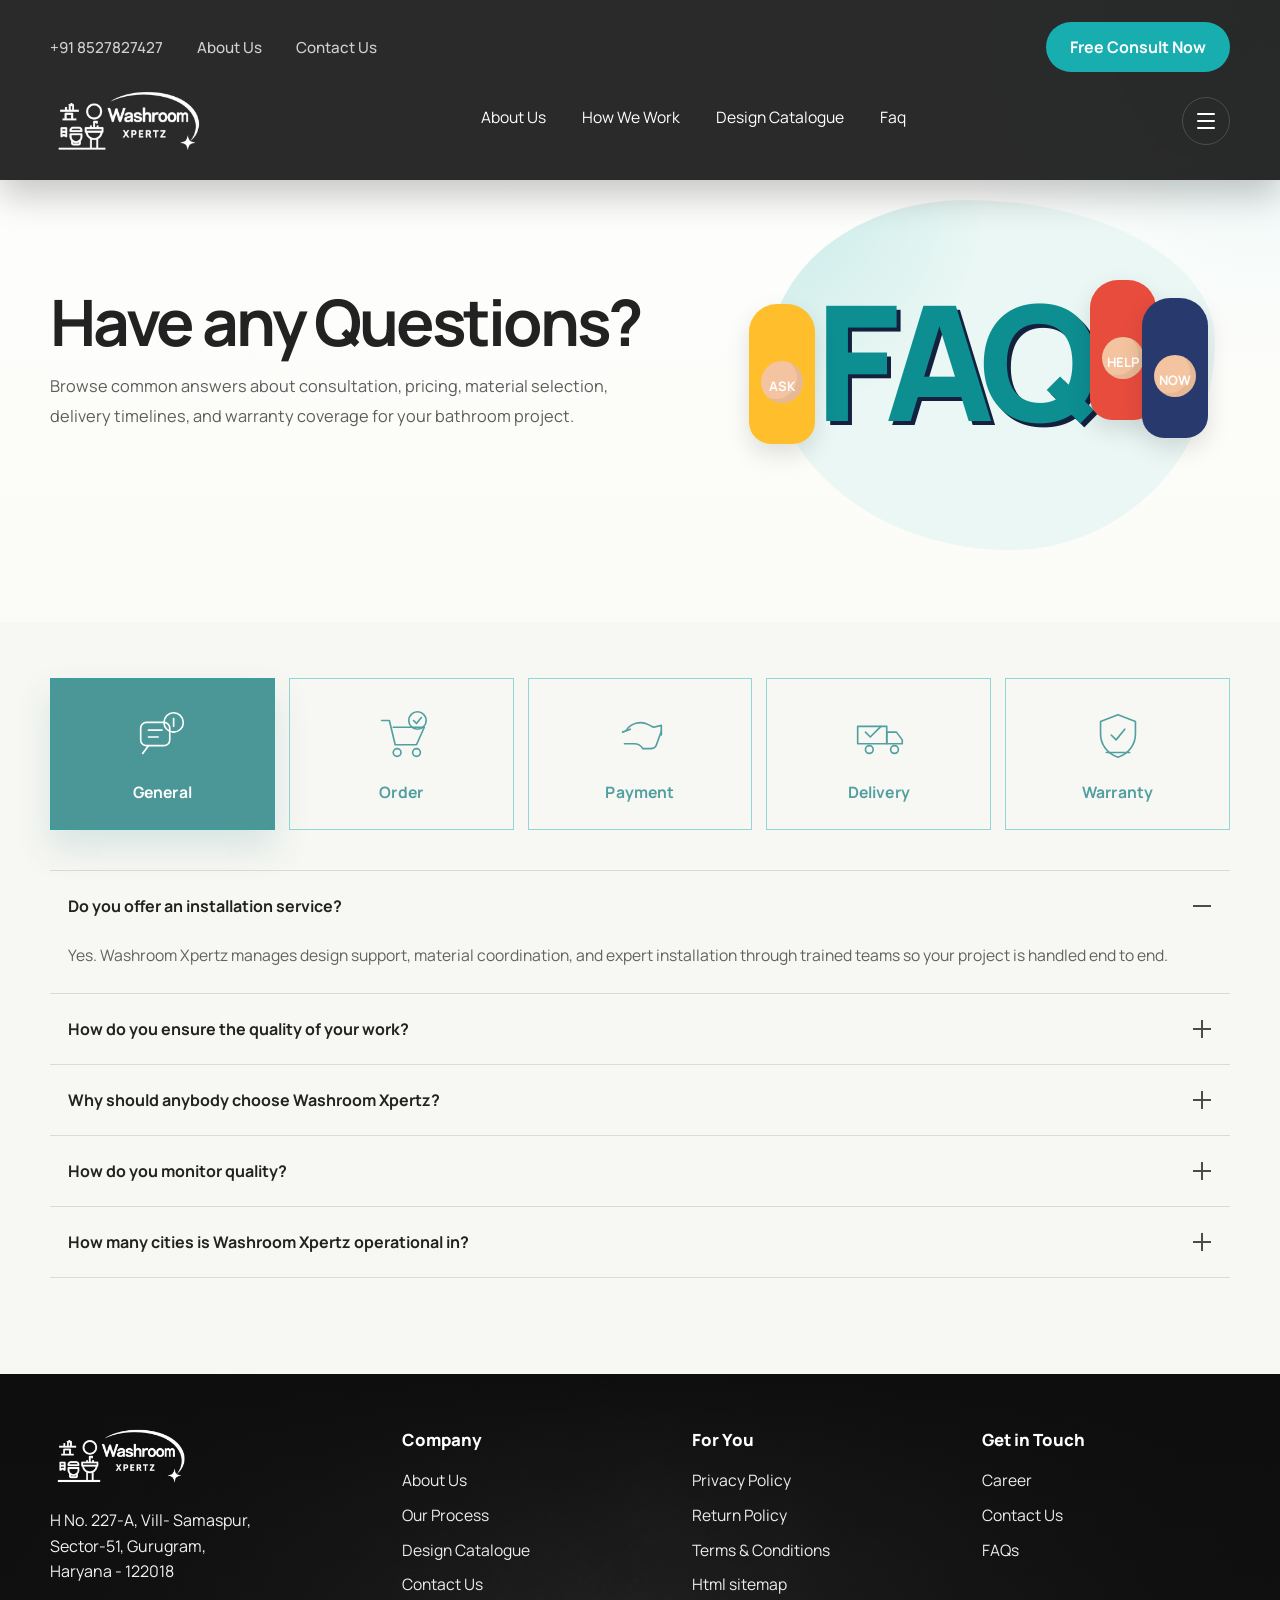
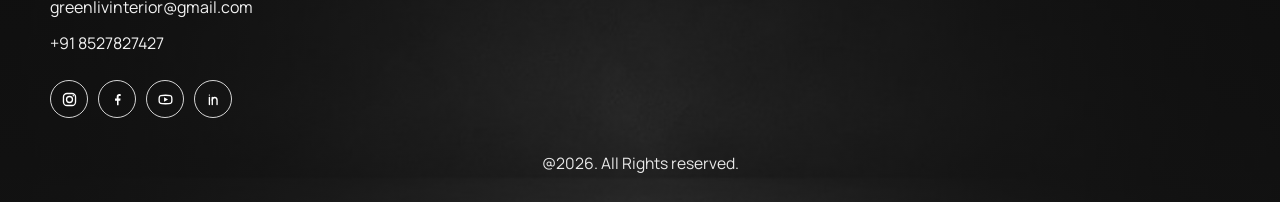
<file: faq.html>
<!DOCTYPE html>
<html lang="en">
<head>
  <meta charset="UTF-8">
  <meta name="viewport" content="width=device-width, initial-scale=1.0">
  <title>FAQ | Washroom Xpertz</title>
  <meta name="description" content="Frequently asked questions about Washroom Xpertz bathroom design, delivery, installation, and warranty support.">
  <meta property="og:title" content="FAQ | Washroom Xpertz">
  <meta property="og:description" content="Frequently asked questions about Washroom Xpertz bathroom design, delivery, installation, and warranty support.">
  <meta property="og:type" content="website">
  <meta property="og:image" content="assets/images/logo-xpert.png">
  <link rel="icon" type="image/png" href="assets/images/logo-xpert.png">
  <link rel="preconnect" href="https://fonts.googleapis.com">
  <link rel="preconnect" href="https://fonts.gstatic.com" crossorigin>
  <link href="https://fonts.googleapis.com/css2?family=Manrope:wght@400;500;600;700;800&display=swap" rel="stylesheet">
  <link rel="stylesheet" href="assets/css/style.css">
  <style>
    body.faq-page {
      background: #f7f7f3;
      color: #161616;
    }

    .faq-header-shell {
      position: relative;
      overflow: hidden;
      background:
        radial-gradient(circle at right top, rgba(24, 174, 176, 0.1), transparent 26%),
        linear-gradient(180deg, #ffffff 0%, #fbfbf7 100%);
    }

    .faq-page .site-header {
      background: rgba(8, 8, 8, 0.86);
      box-shadow: 0 16px 34px rgba(0, 0, 0, 0.22);
      backdrop-filter: blur(14px);
    }

    .faq-hero {
      display: grid;
      grid-template-columns: minmax(0, 1fr) minmax(320px, 500px);
      align-items: center;
      gap: 48px;
      min-height: 560px;
      padding-top: 170px;
      padding-bottom: 72px;
    }

    .faq-hero-copy h1 {
      margin: 0 0 18px;
      color: #222222;
      font-size: clamp(2.7rem, 5vw, 4.6rem);
      line-height: 1.02;
      letter-spacing: -0.05em;
    }

    .faq-hero-copy p {
      max-width: 560px;
      margin: 0;
      color: #5d5d5d;
      font-size: 1.02rem;
      line-height: 1.8;
    }

    .faq-hero-visual {
      position: relative;
      display: grid;
      place-items: center;
      min-height: 380px;
    }

    .faq-hero-blob {
      position: absolute;
      inset: 30px 15px 0 40px;
      border-radius: 44% 56% 46% 54% / 44% 40% 60% 56%;
      background:
        radial-gradient(circle at top left, rgba(24, 174, 176, 0.16), transparent 38%),
        #eaf7f4;
    }

    .faq-hero-card {
      position: relative;
      z-index: 1;
      display: flex;
      align-items: flex-end;
      justify-content: center;
      gap: clamp(8px, 2vw, 20px);
      width: 100%;
      color: #0d8e91;
      line-height: 0.85;
    }

    .faq-letters {
      font-size: clamp(5rem, 15vw, 10rem);
      font-weight: 800;
      letter-spacing: -0.08em;
      text-shadow: 4px 4px 0 #13213f;
    }

    .faq-person {
      position: relative;
      display: flex;
      align-items: center;
      justify-content: center;
      color: #ffffff;
      font-size: 0.82rem;
      font-weight: 700;
      text-transform: uppercase;
    }

    .faq-person::before {
      content: "";
      position: absolute;
      inset: auto auto 0;
      width: 66px;
      height: 140px;
      border-radius: 28px 28px 22px 22px;
      background: var(--person-color);
      box-shadow: 0 10px 24px rgba(0, 0, 0, 0.12);
    }

    .faq-person::after {
      content: "";
      position: absolute;
      top: -20px;
      width: 42px;
      height: 42px;
      border-radius: 50%;
      background: #f4c39f;
      box-shadow: inset -6px -4px 0 rgba(0, 0, 0, 0.06);
    }

    .faq-person span {
      position: relative;
      z-index: 1;
      padding-bottom: 52px;
    }

    .faq-person-left {
      --person-color: #ffbf2c;
      transform: translateY(16px);
    }

    .faq-person-right {
      --person-color: #e84c3d;
      transform: translateY(-8px);
    }

    .faq-person-small {
      --person-color: #283a6d;
      transform: translateY(10px);
    }

    .faq-main {
      padding: 0 0 96px;
    }

    .faq-board {
      width: min(1180px, calc(100% - 48px));
      margin: 0 auto;
      padding: 56px 0 0;
    }

    .faq-filter-grid {
      display: grid;
      grid-template-columns: repeat(5, minmax(0, 1fr));
      gap: 14px;
      margin-bottom: 40px;
    }

    .faq-filter {
      display: flex;
      flex-direction: column;
      align-items: center;
      justify-content: center;
      gap: 14px;
      min-height: 152px;
      padding: 22px 16px;
      border: 1px solid rgba(24, 174, 176, 0.45);
      background: transparent;
      color: #529fa0;
      cursor: pointer;
      transition: background 0.25s ease, color 0.25s ease, box-shadow 0.25s ease, transform 0.25s ease;
    }

    .faq-filter:hover,
    .faq-filter:focus-visible {
      transform: translateY(-2px);
      box-shadow: 0 18px 32px rgba(24, 174, 176, 0.12);
    }

    .faq-filter.is-active {
      background: #4b9697;
      color: #ffffff;
      box-shadow: 0 18px 32px rgba(75, 150, 151, 0.18);
    }

    .faq-filter svg {
      width: 62px;
      height: 62px;
      stroke: currentColor;
      fill: none;
      stroke-width: 1.7;
      stroke-linecap: round;
      stroke-linejoin: round;
    }

    .faq-filter span {
      font-size: 0.98rem;
      font-weight: 700;
      letter-spacing: 0.01em;
    }

    .faq-list {
      border-top: 1px solid rgba(22, 22, 22, 0.12);
    }

    .faq-item {
      border-bottom: 1px solid rgba(22, 22, 22, 0.12);
    }

    .faq-question {
      display: flex;
      align-items: center;
      justify-content: space-between;
      gap: 24px;
      width: 100%;
      padding: 23px 18px;
      border: 0;
      background: transparent;
      color: #222222;
      text-align: left;
      cursor: pointer;
    }

    .faq-question span:first-child {
      font-size: 1rem;
      font-weight: 700;
      line-height: 1.5;
    }

    .faq-toggle {
      position: relative;
      flex: 0 0 20px;
      width: 20px;
      height: 20px;
    }

    .faq-toggle::before,
    .faq-toggle::after {
      content: "";
      position: absolute;
      top: 50%;
      left: 50%;
      width: 18px;
      height: 2px;
      background: #4b4b4b;
      transform: translate(-50%, -50%);
      transition: transform 0.25s ease, opacity 0.25s ease;
    }

    .faq-toggle::after {
      transform: translate(-50%, -50%) rotate(90deg);
    }

    .faq-item.is-open .faq-toggle::after {
      transform: translate(-50%, -50%) rotate(0deg);
      opacity: 0;
    }

    .faq-answer {
      display: none;
      padding: 0 18px 24px;
      color: #616161;
      font-size: 0.98rem;
      line-height: 1.8;
    }

    .faq-item.is-open .faq-answer {
      display: block;
    }

    .faq-empty {
      display: none;
      padding: 36px 18px 12px;
      color: #6b6b6b;
      font-size: 0.98rem;
    }

    .faq-empty.is-visible {
      display: block;
    }

    .faq-page .site-footer {
      margin-top: 0;
    }

    @media (max-width: 1100px) {
      .faq-filter-grid {
        grid-template-columns: repeat(3, minmax(0, 1fr));
      }
    }

    @media (max-width: 860px) {
      .faq-hero {
        grid-template-columns: 1fr;
        gap: 32px;
        min-height: auto;
        padding-top: 150px;
      }

      .faq-hero-copy {
        text-align: center;
      }

      .faq-hero-copy p {
        margin: 0 auto;
      }

      .faq-filter-grid {
        grid-template-columns: repeat(2, minmax(0, 1fr));
      }
    }

    @media (max-width: 640px) {
      .faq-board {
        width: min(100% - 28px, 100%);
        padding-top: 36px;
      }

      .faq-hero {
        padding-top: 138px;
        padding-bottom: 40px;
      }

      .faq-hero-copy h1 {
        font-size: 2.4rem;
      }

      .faq-hero-visual {
        min-height: 250px;
      }

      .faq-person::before {
        width: 48px;
        height: 102px;
      }

      .faq-person::after {
        top: -14px;
        width: 30px;
        height: 30px;
      }

      .faq-person span {
        padding-bottom: 34px;
        font-size: 0.68rem;
      }

      .faq-filter-grid {
        grid-template-columns: 1fr;
      }

      .faq-filter {
        min-height: 126px;
      }

      .faq-question {
        padding: 20px 8px;
      }

      .faq-answer {
        padding: 0 8px 20px;
      }
    }
  </style>
</head>
<body class="faq-page">
  <header class="faq-header-shell">
    <div class="site-header" id="siteHeader">
      <div class="container topbar">
        <div class="topbar-links">
          <a href="tel:+918527827427">+91 8527827427</a>
          <a href="about.html">About Us</a>
          <a href="contact.html">Contact Us</a>
        </div>
        <a class="consult-btn desktop-only" href="index.html#consult">Free Consult Now</a>
      </div>

      <div class="container navbar">
        <a class="brand" href="index.html" aria-label="Washroom Xpertz home">
          <img src="assets/images/logo-xpert.png" alt="Washroom Xpertz" class="brand-mark">
        </a>

        <nav class="nav-links" id="navMenu" aria-label="Primary">
          <a href="about.html">About Us</a>
          <a href="process.html">How We Work</a>
          <a href="catalogue.html">Design Catalogue</a>
          <a href="faq.html">Faq</a>
        </nav>

        <div class="nav-actions">
          <button class="menu-btn" type="button" id="menuToggle" aria-expanded="false" aria-controls="navMenu" aria-label="Open menu">
            <span></span>
            <span></span>
            <span></span>
          </button>
        </div>
      </div>
    </div>

    <aside class="mobile-drawer" id="mobileDrawer" aria-hidden="true">
      <div class="mobile-drawer-inner">
        <button class="drawer-close" type="button" id="drawerClose" aria-label="Close menu">
          <span></span>
          <span></span>
        </button>

        <nav class="drawer-nav" aria-label="Mobile">
          <a href="about.html">About Us</a>
          <a href="process.html">How We Work</a>
          <a href="catalogue.html">Design Catalogue</a>
          <a href="faq.html">FAQ</a>
          <a href="contact.html">Contact Us</a>
        </nav>

        <a class="drawer-cta" href="index.html#consult">Free Consult Now</a>

        <div class="drawer-social">
          <p>Follow us</p>
          <div class="social-list">
            <a href="#" aria-label="Instagram">
              <svg viewBox="0 0 24 24" aria-hidden="true"><rect x="3.5" y="3.5" width="17" height="17" rx="5"></rect><circle cx="12" cy="12" r="4.2"></circle><circle cx="17.4" cy="6.6" r="1.1" fill="currentColor" stroke="none"></circle></svg>
            </a>
            <a href="#" aria-label="Facebook">
              <svg viewBox="0 0 24 24" aria-hidden="true"><path d="M13.5 20v-6.3h2.4l.4-3h-2.8V8.8c0-.9.3-1.6 1.6-1.6h1.4V4.5c-.3 0-1.1-.1-2.1-.1-2.1 0-3.5 1.3-3.5 3.8v2.5H8.5v3h2.8V20z" fill="currentColor" stroke="none"></path></svg>
            </a>
            <a href="#" aria-label="X">
              <svg viewBox="0 0 24 24" aria-hidden="true"><path d="M5 4.5l5.7 7.6L5.4 19.5h2.4l4-5 3.8 5H19l-5.9-7.8 5-7.2h-2.4l-3.6 4.6-3.4-4.6z" fill="currentColor" stroke="none"></path></svg>
            </a>
            <a href="#" aria-label="YouTube">
              <svg viewBox="0 0 24 24" aria-hidden="true"><path d="M21 12c0 2.1-.2 3.5-.6 4.3-.3.6-.8 1.1-1.5 1.3-.9.3-3 .4-6.9.4s-6-.1-6.9-.4c-.7-.2-1.2-.7-1.5-1.3C3.2 15.5 3 14.1 3 12s.2-3.5.6-4.3c.3-.6.8-1.1 1.5-1.3.9-.3 3-.4 6.9-.4s6 .1 6.9.4c.7.2 1.2.7 1.5 1.3.4.8.6 2.2.6 4.3z" fill="none"></path><path d="M10 8.7v6.6l5.5-3.3z" fill="currentColor" stroke="none"></path></svg>
            </a>
            <a href="#" aria-label="LinkedIn">
              <svg viewBox="0 0 24 24" aria-hidden="true"><path d="M6.2 9.2V19"></path><path d="M6.2 5.8h0"></path><path d="M10.3 19V9.2"></path><path d="M10.3 12.9c0-2.1 1.4-3.7 3.5-3.7 2 0 3.2 1.3 3.2 4V19"></path></svg>
            </a>
          </div>
        </div>
      </div>
    </aside>

    <div class="container faq-hero">
      <div class="faq-hero-copy">
        <h1>Have any Questions?</h1>
        <p>Browse common answers about consultation, pricing, material selection, delivery timelines, and warranty coverage for your bathroom project.</p>
      </div>

      <div class="faq-hero-visual" aria-hidden="true">
        <div class="faq-hero-blob"></div>
        <div class="faq-hero-card">
          <div class="faq-person faq-person-left"><span>Ask</span></div>
          <div class="faq-letters">FAQ</div>
          <div class="faq-person faq-person-right"><span>Help</span></div>
          <div class="faq-person faq-person-small"><span>Now</span></div>
        </div>
      </div>
    </div>
  </header>

  <main class="faq-main">
    <section class="faq-board">
      <div class="faq-filter-grid" role="tablist" aria-label="FAQ categories">
        <button class="faq-filter is-active" type="button" data-filter="general" role="tab" aria-selected="true">
          <svg viewBox="0 0 64 64" aria-hidden="true">
            <rect x="10" y="18" width="30" height="24" rx="6"></rect>
            <path d="M18 42l-6 8"></path>
            <circle cx="44" cy="18" r="10"></circle>
            <path d="M44 14v8"></path>
            <path d="M44 28h.1"></path>
            <path d="M18 26h14"></path>
            <path d="M18 33h10"></path>
          </svg>
          <span>General</span>
        </button>
        <button class="faq-filter" type="button" data-filter="order" role="tab" aria-selected="false">
          <svg viewBox="0 0 64 64" aria-hidden="true">
            <path d="M12 16h8l6 25h22l8-18H24"></path>
            <circle cx="28" cy="49" r="4"></circle>
            <circle cx="48" cy="49" r="4"></circle>
            <circle cx="49" cy="16" r="9"></circle>
            <path d="M45 16l3 3 5-6"></path>
          </svg>
          <span>Order</span>
        </button>
        <button class="faq-filter" type="button" data-filter="payment" role="tab" aria-selected="false">
          <svg viewBox="0 0 64 64" aria-hidden="true">
            <path d="M18 26c4-7 15-10 22-6l6 3"></path>
            <path d="M46 23l8-2v10"></path>
            <path d="M16 40h10c4 0 7 2 9 5"></path>
            <path d="M35 45h8c3 0 5-1 6-4l5-14"></path>
            <path d="M14 28l8-3"></path>
          </svg>
          <span>Payment</span>
        </button>
        <button class="faq-filter" type="button" data-filter="delivery" role="tab" aria-selected="false">
          <svg viewBox="0 0 64 64" aria-hidden="true">
            <path d="M10 22h30v18H10z"></path>
            <path d="M40 28h10l6 8v4H40z"></path>
            <circle cx="22" cy="46" r="4"></circle>
            <circle cx="48" cy="46" r="4"></circle>
            <path d="M18 28l5 5 11-11"></path>
          </svg>
          <span>Delivery</span>
        </button>
        <button class="faq-filter" type="button" data-filter="warranty" role="tab" aria-selected="false">
          <svg viewBox="0 0 64 64" aria-hidden="true">
            <path d="M32 10l18 7v13c0 11-7 20-18 24-11-4-18-13-18-24V17z"></path>
            <path d="M25 31l5 5 9-11"></path>
            <path d="M20 49h24"></path>
          </svg>
          <span>Warranty</span>
        </button>
      </div>
      <div class="faq-list" id="faqList">
        <article class="faq-item" data-category="general">
          <button class="faq-question" type="button" aria-expanded="false">
            <span>Do you offer an installation service?</span>
            <span class="faq-toggle" aria-hidden="true"></span>
          </button>
          <div class="faq-answer">
            Yes. Washroom Xpertz manages design support, material coordination, and expert installation through trained teams so your project is handled end to end.
          </div>
        </article>

        <article class="faq-item" data-category="general">
          <button class="faq-question" type="button" aria-expanded="false">
            <span>How do you ensure the quality of your work?</span>
            <span class="faq-toggle" aria-hidden="true"></span>
          </button>
          <div class="faq-answer">
            We work with curated product partners, planned execution steps, and on-site supervision to maintain finish quality, fitting accuracy, and timely coordination.
          </div>
        </article>

        <article class="faq-item" data-category="general">
          <button class="faq-question" type="button" aria-expanded="false">
            <span>Why should anybody choose Washroom Xpertz?</span>
            <span class="faq-toggle" aria-hidden="true"></span>
          </button>
          <div class="faq-answer">
            Clients choose Washroom Xpertz for one-point coordination, premium bathroom expertise, transparent guidance, and a smoother renovation experience from consultation to completion.
          </div>
        </article>

        <article class="faq-item" data-category="general">
          <button class="faq-question" type="button" aria-expanded="false">
            <span>How do you monitor quality?</span>
            <span class="faq-toggle" aria-hidden="true"></span>
          </button>
          <div class="faq-answer">
            Every project follows defined checkpoints for material approval, installation review, and final finishing so issues are identified early and resolved before handover.
          </div>
        </article>

        <article class="faq-item" data-category="order">
          <button class="faq-question" type="button" aria-expanded="false">
            <span>What kind of designs are provided to customers?</span>
            <span class="faq-toggle" aria-hidden="true"></span>
          </button>
          <div class="faq-answer">
            We provide tailored bathroom concepts based on your space, style, budget, and usage needs, including modern, luxury, family, senior-friendly, and utility-focused options.
          </div>
        </article>

        <article class="faq-item" data-category="order">
          <button class="faq-question" type="button" aria-expanded="false">
            <span>Who will select materials and how will it get delivered at site?</span>
            <span class="faq-toggle" aria-hidden="true"></span>
          </button>
          <div class="faq-answer">
            Our team helps shortlist the right materials with you, then coordinates vendor dispatch and delivery scheduling so products reach the site in sequence for installation.
          </div>
        </article>

        <article class="faq-item" data-category="order">
          <button class="faq-question" type="button" aria-expanded="false">
            <span>Who do we contact during work?</span>
            <span class="faq-toggle" aria-hidden="true"></span>
          </button>
          <div class="faq-answer">
            You will have a dedicated project contact for updates, approvals, schedule discussions, and any support needed during the execution period.
          </div>
        </article>

        <article class="faq-item" data-category="general">
          <button class="faq-question" type="button" aria-expanded="false">
            <span>How many cities is Washroom Xpertz operational in?</span>
            <span class="faq-toggle" aria-hidden="true"></span>
          </button>
          <div class="faq-answer">
            Service coverage can vary by project type and partner network. Contact the team with your city and requirement, and they will confirm availability and next steps.
          </div>
        </article>

        <article class="faq-item" data-category="warranty">
          <button class="faq-question" type="button" aria-expanded="false">
            <span>What happens if the service provider damages anything?</span>
            <span class="faq-toggle" aria-hidden="true"></span>
          </button>
          <div class="faq-answer">
            Any site issue should be reported to the project coordinator immediately. The team reviews the case, verifies responsibility, and arranges corrective action as per the agreed scope.
          </div>
        </article>

        <article class="faq-item" data-category="warranty">
          <button class="faq-question" type="button" aria-expanded="false">
            <span>Are your service providers qualified?</span>
            <span class="faq-toggle" aria-hidden="true"></span>
          </button>
          <div class="faq-answer">
            Yes. Washroom Xpertz works with experienced installation and execution partners selected for bathroom-specific work, finish discipline, and coordination standards.
          </div>
        </article>

        <article class="faq-item" data-category="order">
          <button class="faq-question" type="button" aria-expanded="false">
            <span>Can I use my own materials for the service?</span>
            <span class="faq-toggle" aria-hidden="true"></span>
          </button>
          <div class="faq-answer">
            In many cases, yes. Share the product list in advance so the team can confirm compatibility, quantities, installation readiness, and any impact on timelines or warranty support.
          </div>
        </article>

        <article class="faq-item" data-category="payment">
          <button class="faq-question" type="button" aria-expanded="false">
            <span>How is payment scheduled for a bathroom project?</span>
            <span class="faq-toggle" aria-hidden="true"></span>
          </button>
          <div class="faq-answer">
            Payments are usually divided across booking, material confirmation, and execution milestones. The exact schedule depends on project scope and is shared before work begins.
          </div>
        </article>

        <article class="faq-item" data-category="payment">
          <button class="faq-question" type="button" aria-expanded="false">
            <span>Will I get a clear estimate before starting?</span>
            <span class="faq-toggle" aria-hidden="true"></span>
          </button>
          <div class="faq-answer">
            Yes. After understanding your requirement, the team shares a project estimate covering relevant products, service components, and execution expectations.
          </div>
        </article>

        <article class="faq-item" data-category="delivery">
          <button class="faq-question" type="button" aria-expanded="false">
            <span>How long does delivery usually take?</span>
            <span class="faq-toggle" aria-hidden="true"></span>
          </button>
          <div class="faq-answer">
            Delivery timelines depend on the selected materials, vendor lead times, and site readiness. Once products are finalized, the team maps expected delivery windows for you.
          </div>
        </article>
        <article class="faq-item" data-category="delivery">
          <button class="faq-question" type="button" aria-expanded="false">
            <span>Do you coordinate site delivery and unloading?</span>
            <span class="faq-toggle" aria-hidden="true"></span>
          </button>
          <div class="faq-answer">
            Yes. Delivery is coordinated with the project schedule so materials arrive when needed, reducing clutter, delay, and handling risk at site.
          </div>
        </article>
        <article class="faq-item" data-category="warranty">
          <button class="faq-question" type="button" aria-expanded="false">
            <span>Is warranty available on products and workmanship?</span>
            <span class="faq-toggle" aria-hidden="true"></span>
          </button>
          <div class="faq-answer">
            Warranty support depends on the specific products used and the agreed service scope. The team explains applicable product warranties and workmanship coverage during finalization.
          </div>
        </article>
      </div>

      <p class="faq-empty" id="faqEmpty">No FAQs are available in this category right now.</p>
    </section>
  </main>

  <footer class="site-footer" id="contact">
    <img class="footer-bg-media" src="assets/images/bg-footer.jpg" alt="Washroom Xpertz footer background">
    <div class="footer-overlay"></div>
    <div class="container footer-grid">
      <div class="footer-brand-block">
        <a class="footer-brand" href="index.html" aria-label="Washroom Xpertz home">
          <img src="assets/images/logo-xpert.png" alt="Washroom Xpertz" class="brand-mark footer-brand-mark">
        </a>
        <div class="footer-contact">
          <p>
            H No. 227-A, Vill- Samaspur,<br>
            Sector-51, Gurugram,<br>
            Haryana - 122018
          </p>
          <a href="mailto:greenlivinterior@gmail.com">greenlivinterior@gmail.com</a>
          <a href="tel:+918527827427">+91 8527827427</a>
        </div>
        <div class="footer-social">
          <a href="#" aria-label="Instagram">
            <svg viewBox="0 0 24 24" aria-hidden="true"><rect x="3.5" y="3.5" width="17" height="17" rx="5"></rect><circle cx="12" cy="12" r="4.2"></circle><circle cx="17.4" cy="6.6" r="1.1" fill="currentColor" stroke="none"></circle></svg>
          </a>
          <a href="#" aria-label="Facebook">
            <svg viewBox="0 0 24 24" aria-hidden="true"><path d="M13.5 20v-6.3h2.4l.4-3h-2.8V8.8c0-.9.3-1.6 1.6-1.6h1.4V4.5c-.3 0-1.1-.1-2.1-.1-2.1 0-3.5 1.3-3.5 3.8v2.5H8.5v3h2.8V20z" fill="currentColor" stroke="none"></path></svg>
          </a>
          <a href="#" aria-label="YouTube">
            <svg viewBox="0 0 24 24" aria-hidden="true"><path d="M21 12c0 2.1-.2 3.5-.6 4.3-.3.6-.8 1.1-1.5 1.3-.9.3-3 .4-6.9.4s-6-.1-6.9-.4c-.7-.2-1.2-.7-1.5-1.3C3.2 15.5 3 14.1 3 12s.2-3.5.6-4.3c.3-.6.8-1.1 1.5-1.3.9-.3 3-.4 6.9-.4s6 .1 6.9.4c.7.2 1.2.7 1.5 1.3.4.8.6 2.2.6 4.3z" fill="none"></path><path d="M10 8.7v6.6l5.5-3.3z" fill="currentColor" stroke="none"></path></svg>
          </a>
          <a href="#" aria-label="LinkedIn">
            <svg viewBox="0 0 24 24" aria-hidden="true"><path d="M6.2 9.2V19"></path><path d="M6.2 5.8h0"></path><path d="M10.3 19V9.2"></path><path d="M10.3 12.9c0-2.1 1.4-3.7 3.5-3.7 2 0 3.2 1.3 3.2 4V19"></path></svg>
          </a>
        </div>
      </div>

      <div class="footer-links-block">
        <h3>Company</h3>
        <a href="about.html">About Us</a>
        <a href="process.html">Our Process</a>
        <a href="index.html#catalogue">Design Catalogue</a>
        <a href="contact.html">Contact Us</a>
      </div>

      <div class="footer-links-block">
        <h3>For You</h3>
        <a href="#contact">Privacy Policy</a>
        <a href="#contact">Return Policy</a>
        <a href="#contact">Terms &amp; Conditions</a>
        <a href="#contact">Html sitemap</a>
      </div>

      <div class="footer-links-block">
        <h3>Get in Touch</h3>
        <a href="career.html">Career</a>
        <a href="contact.html">Contact Us</a>
         <a href="faq.html">FAQs</a>
      </div>
    </div>

    <div class="footer-bottom">
      <p>@2026. All Rights reserved.</p>
    </div>
  </footer>

  <script src="assets/js/main.js"></script>
  <script>
    const faqFilters = Array.from(document.querySelectorAll(".faq-filter"));
    const faqItems = Array.from(document.querySelectorAll(".faq-item"));
    const faqEmpty = document.getElementById("faqEmpty");

    const closeItem = (item) => {
      item.classList.remove("is-open");
      const button = item.querySelector(".faq-question");
      if (button) {
        button.setAttribute("aria-expanded", "false");
      }
    };

    const openItem = (item) => {
      const visibleItems = faqItems.filter((entry) => entry.style.display !== "none");
      visibleItems.forEach((entry) => {
        if (entry !== item) {
          closeItem(entry);
        }
      });

      item.classList.add("is-open");
      const button = item.querySelector(".faq-question");
      if (button) {
        button.setAttribute("aria-expanded", "true");
      }
    };

    const filterFaqs = (category) => {
      let visibleCount = 0;

      faqItems.forEach((item, index) => {
        const matches = item.dataset.category === category;
        item.style.display = matches ? "" : "none";
        closeItem(item);

        if (matches) {
          visibleCount += 1;
          if (visibleCount === 1 && index >= 0) {
            openItem(item);
          }
        }
      });

      if (faqEmpty) {
        faqEmpty.classList.toggle("is-visible", visibleCount === 0);
      }
    };

    faqFilters.forEach((filter) => {
      filter.addEventListener("click", () => {
        faqFilters.forEach((entry) => {
          entry.classList.remove("is-active");
          entry.setAttribute("aria-selected", "false");
        });

        filter.classList.add("is-active");
        filter.setAttribute("aria-selected", "true");
        filterFaqs(filter.dataset.filter);
      });
    });

    faqItems.forEach((item) => {
      const button = item.querySelector(".faq-question");

      if (!button) {
        return;
      }

      button.addEventListener("click", () => {
        const isOpen = item.classList.contains("is-open");
        if (isOpen) {
          closeItem(item);
        } else {
          openItem(item);
        }
      });
    });

    filterFaqs("general");
  </script>
</body>
</html>
</file>
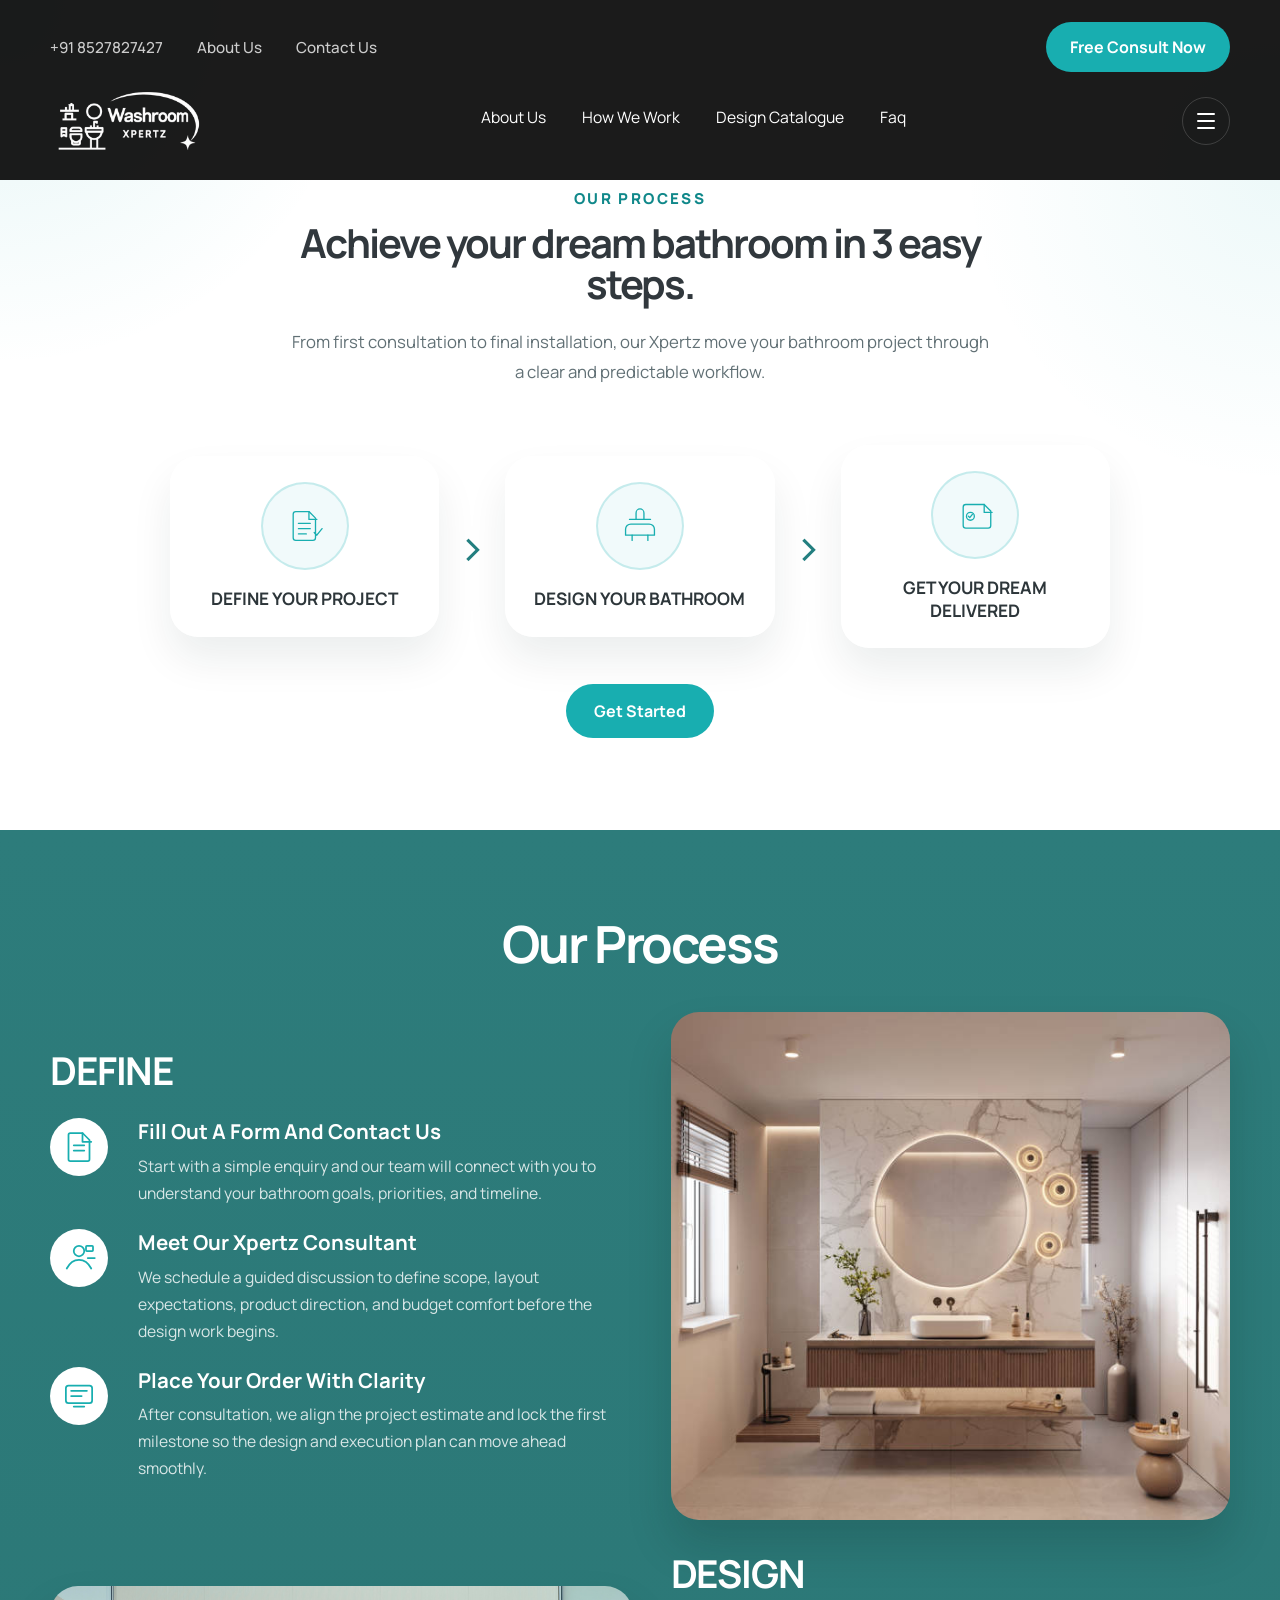
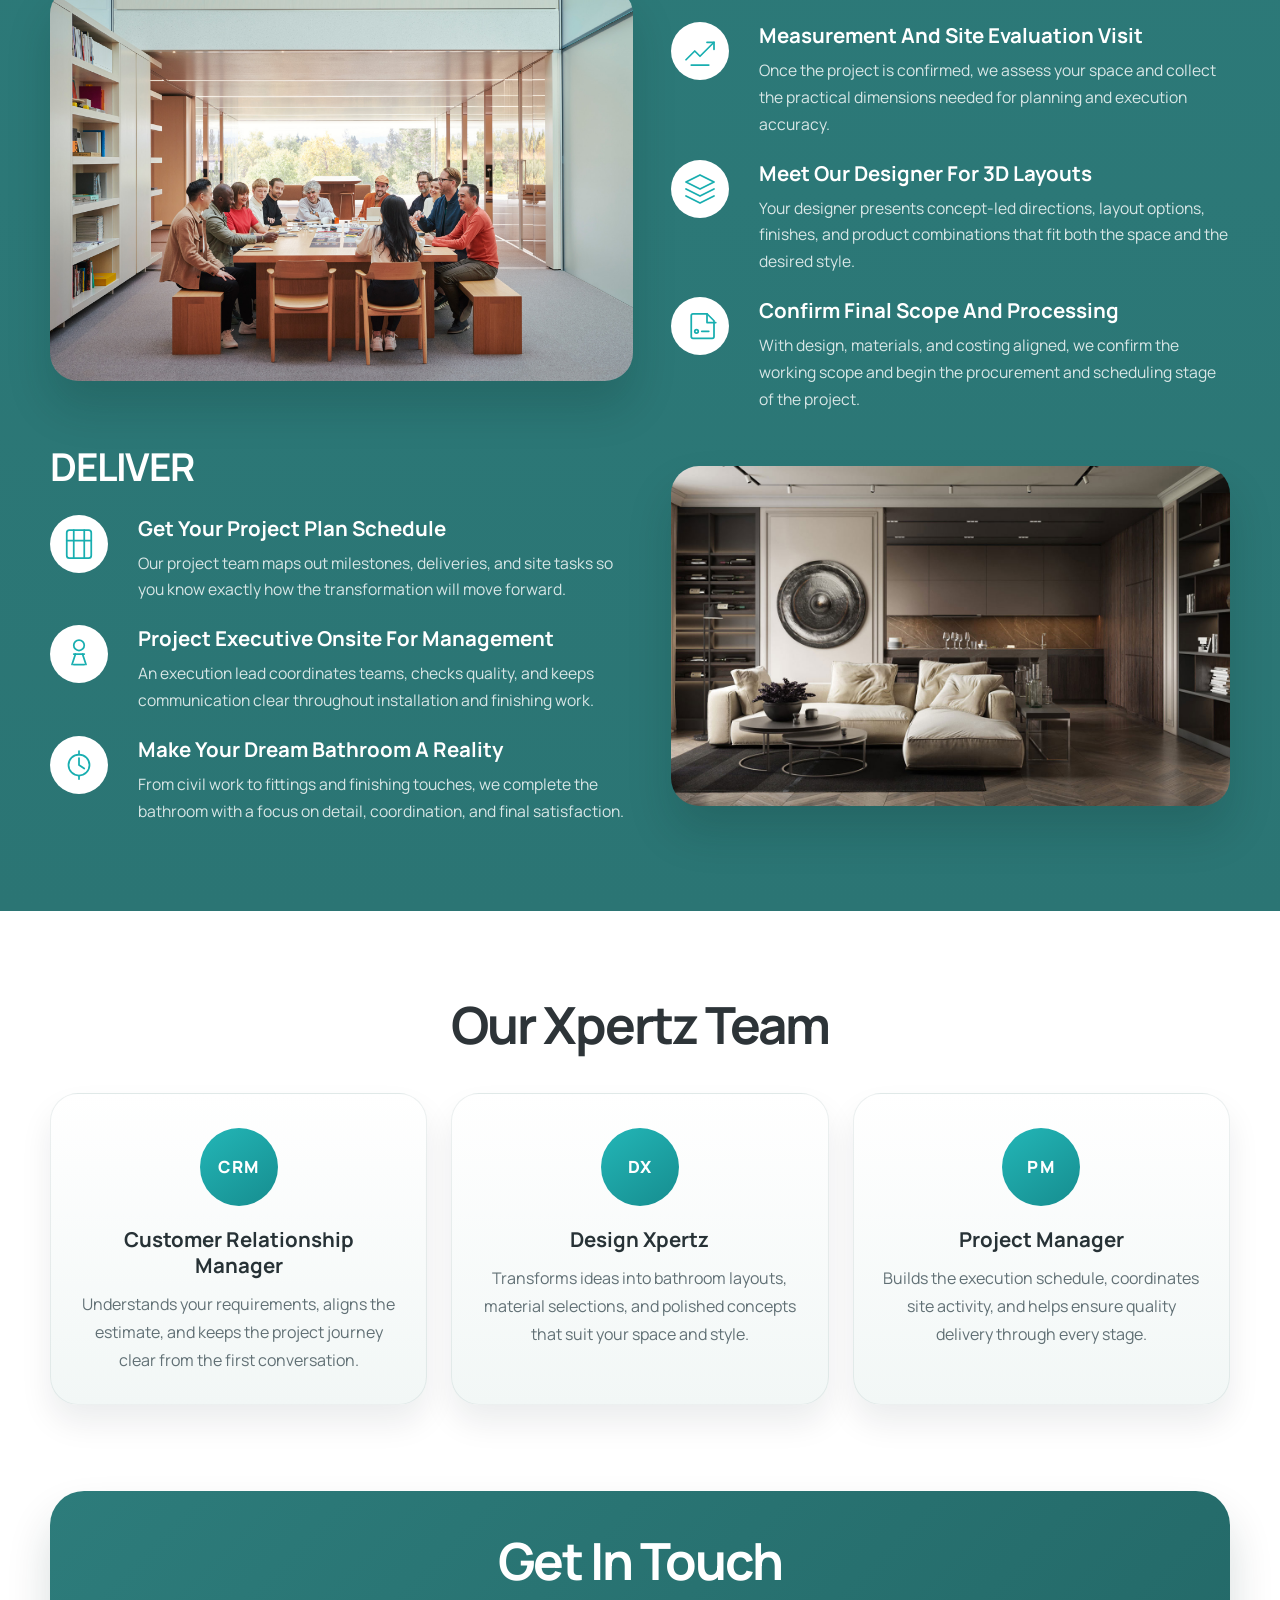
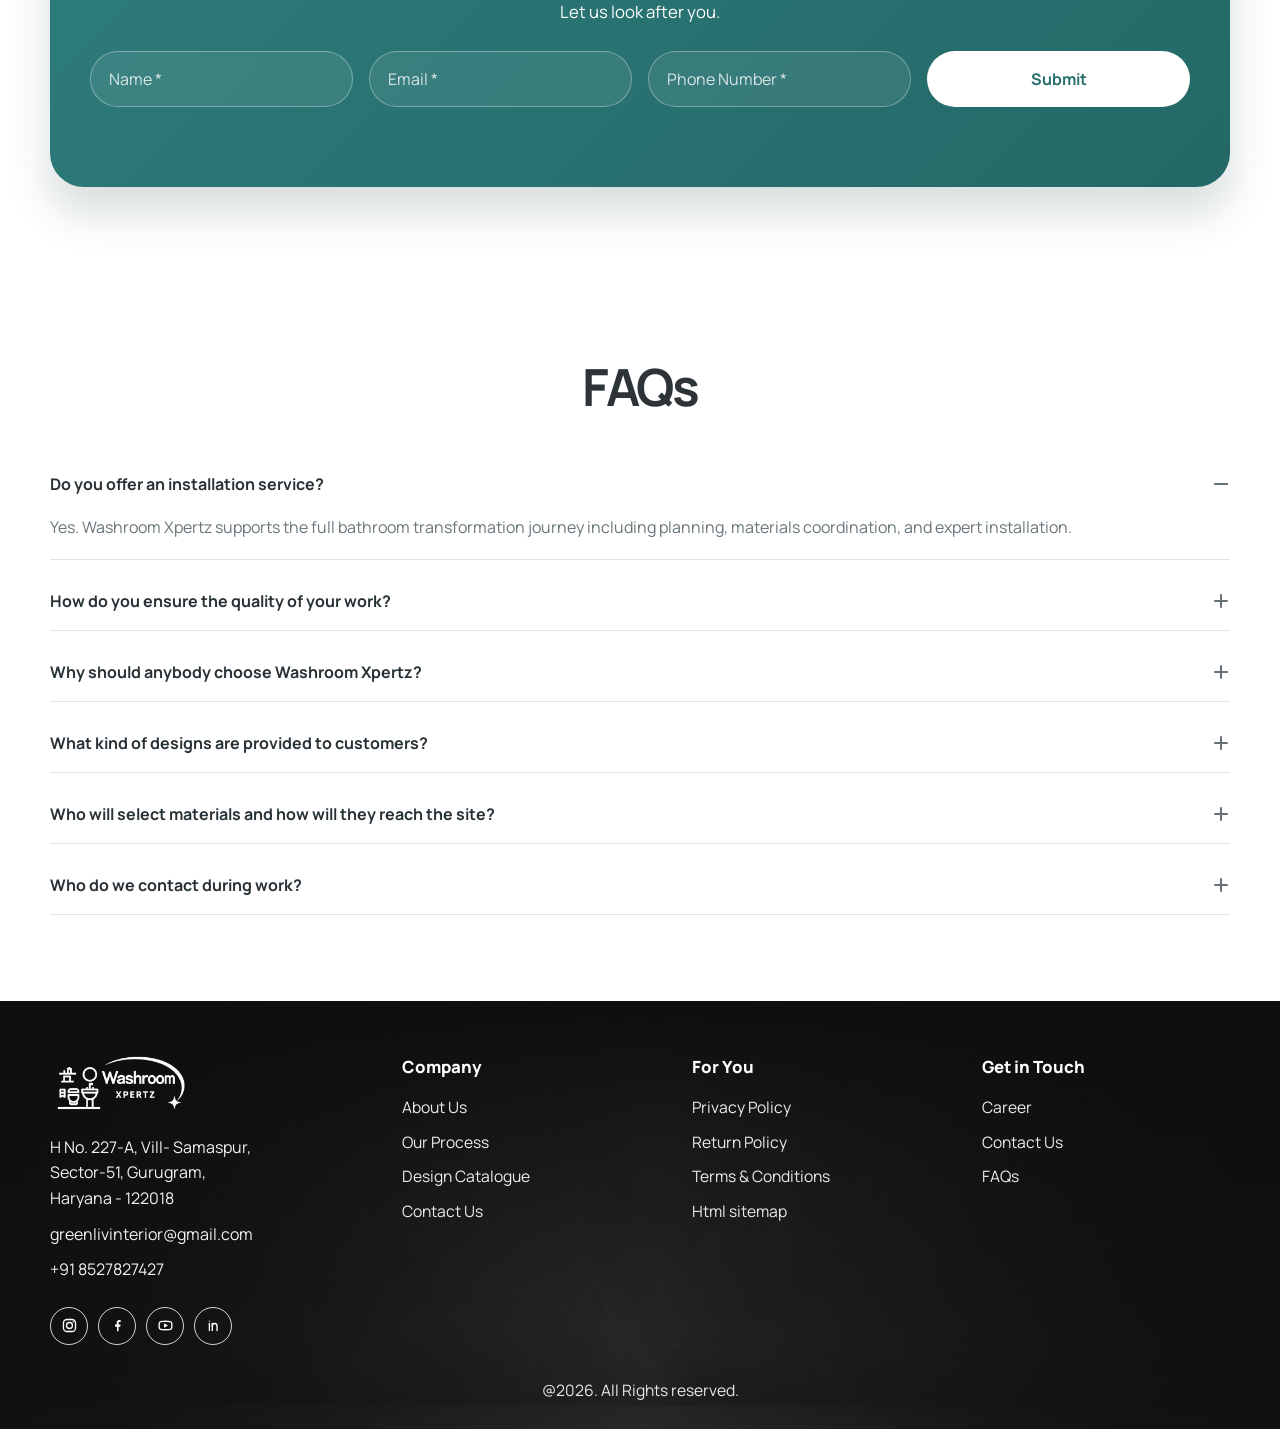
<file: process.html>
<!DOCTYPE html>
<html lang="en">
<head>
  <meta charset="UTF-8">
  <meta name="viewport" content="width=device-width, initial-scale=1.0">
  <title>Our Process | Washroom Xpertz</title>
  <meta name="description" content="See how Washroom Xpertz takes your bathroom from planning to design to final delivery with a clear, guided process.">
  <meta property="og:title" content="Our Process | Washroom Xpertz">
  <meta property="og:description" content="See how Washroom Xpertz takes your bathroom from planning to design to final delivery with a clear, guided process.">
  <meta property="og:type" content="website">
  <meta property="og:image" content="assets/images/logo-xpert.png">
  <link rel="icon" type="image/png" href="assets/images/logo-xpert.png">
  <link rel="preconnect" href="https://fonts.googleapis.com">
  <link rel="preconnect" href="https://fonts.gstatic.com" crossorigin>
  <link href="https://fonts.googleapis.com/css2?family=Manrope:wght@400;500;600;700;800&display=swap" rel="stylesheet">
  <link rel="stylesheet" href="assets/css/style.css">
</head>
<body class="process-page">
  <header class="process-hero-shell">
    <div class="site-header" id="siteHeader">
      <div class="container topbar">
        <div class="topbar-links">
          <a href="tel:+918527827427">+91 8527827427</a>
          <a href="about.html">About Us</a>
          <a href="contact.html">Contact Us</a>
        </div>
        <a class="consult-btn desktop-only" href="index.html#consult">Free Consult Now</a>
      </div>

      <div class="container navbar">
        <a class="brand" href="index.html" aria-label="Washroom Xpertz home">
          <img src="assets/images/logo-xpert.png" alt="Washroom Xpertz" class="brand-mark">
        </a>

        <nav class="nav-links" id="navMenu" aria-label="Primary">
          <a href="about.html">About Us</a>
          <a href="process.html">How We Work</a>
          <a href="catalogue.html">Design Catalogue</a>
          <a href="faq.html">Faq</a>
        </nav>

        <div class="nav-actions">
          <button class="menu-btn" type="button" id="menuToggle" aria-expanded="false" aria-controls="navMenu" aria-label="Open menu">
            <span></span>
            <span></span>
            <span></span>
          </button>
        </div>
      </div>
    </div>

    <aside class="mobile-drawer" id="mobileDrawer" aria-hidden="true">
      <div class="mobile-drawer-inner">
        <button class="drawer-close" type="button" id="drawerClose" aria-label="Close menu">
          <span></span>
          <span></span>
        </button>

        <nav class="drawer-nav" aria-label="Mobile">
          <a href="about.html">About Us</a>
          <a href="process.html">How We Work</a>
          <a href="catalogue.html">Design Catalogue</a>
          <a href="faq.html">FAQ</a>
          <a href="contact.html">Contact Us</a>
        </nav>

        <a class="drawer-cta" href="index.html#consult">Free Consult Now</a>

        <div class="drawer-social">
          <p>Follow us</p>
          <div class="social-list">
            <a href="#" aria-label="Instagram">
              <svg viewBox="0 0 24 24" aria-hidden="true"><rect x="3.5" y="3.5" width="17" height="17" rx="5"></rect><circle cx="12" cy="12" r="4.2"></circle><circle cx="17.4" cy="6.6" r="1.1" fill="currentColor" stroke="none"></circle></svg>
            </a>
            <a href="#" aria-label="Facebook">
              <svg viewBox="0 0 24 24" aria-hidden="true"><path d="M13.5 20v-6.3h2.4l.4-3h-2.8V8.8c0-.9.3-1.6 1.6-1.6h1.4V4.5c-.3 0-1.1-.1-2.1-.1-2.1 0-3.5 1.3-3.5 3.8v2.5H8.5v3h2.8V20z" fill="currentColor" stroke="none"></path></svg>
            </a>
            <a href="#" aria-label="X">
              <svg viewBox="0 0 24 24" aria-hidden="true"><path d="M5 4.5l5.7 7.6L5.4 19.5h2.4l4-5 3.8 5H19l-5.9-7.8 5-7.2h-2.4l-3.6 4.6-3.4-4.6z" fill="currentColor" stroke="none"></path></svg>
            </a>
            <a href="#" aria-label="YouTube">
              <svg viewBox="0 0 24 24" aria-hidden="true"><path d="M21 12c0 2.1-.2 3.5-.6 4.3-.3.6-.8 1.1-1.5 1.3-.9.3-3 .4-6.9.4s-6-.1-6.9-.4c-.7-.2-1.2-.7-1.5-1.3C3.2 15.5 3 14.1 3 12s.2-3.5.6-4.3c.3-.6.8-1.1 1.5-1.3.9-.3 3-.4 6.9-.4s6 .1 6.9.4c.7.2 1.2.7 1.5 1.3.4.8.6 2.2.6 4.3z" fill="none"></path><path d="M10 8.7v6.6l5.5-3.3z" fill="currentColor" stroke="none"></path></svg>
            </a>
            <a href="#" aria-label="LinkedIn">
              <svg viewBox="0 0 24 24" aria-hidden="true"><path d="M6.2 9.2V19"></path><path d="M6.2 5.8h0"></path><path d="M10.3 19V9.2"></path><path d="M10.3 12.9c0-2.1 1.4-3.7 3.5-3.7 2 0 3.2 1.3 3.2 4V19"></path></svg>
            </a>
          </div>
        </div>
      </div>
    </aside>

    <div class="container process-hero-content">
      <div class="process-hero-copy">
        <p class="process-kicker">Our Process</p>
        <h1>Achieve your dream bathroom in 3 easy steps.</h1>
        <p>From first consultation to final installation, our Xpertz move your bathroom project through a clear and predictable workflow.</p>
      </div>

      <div class="process-step-strip">
        <article class="process-step-card">
          <div class="process-step-icon" aria-hidden="true">
            <svg viewBox="0 0 64 64"><path d="M18 10h20l10 10v30a4 4 0 0 1-4 4H18a4 4 0 0 1-4-4V14a4 4 0 0 1 4-4z"></path><path d="M38 10v12h12"></path><path d="M22 28h18"></path><path d="M22 36h18"></path><path d="M22 44h12"></path><path d="M46 42l4 4 8-10"></path></svg>
          </div>
          <h2>Define Your Project</h2>
        </article>

        <span class="process-step-arrow" aria-hidden="true">&#8250;</span>

        <article class="process-step-card">
          <div class="process-step-icon" aria-hidden="true">
            <svg viewBox="0 0 64 64"><path d="M18 29h28a8 8 0 0 1 8 8v9H10v-9a8 8 0 0 1 8-8z"></path><path d="M16 22h32"></path><path d="M26 22V12a6 6 0 0 1 12 0v10"></path><path d="M20 46v8"></path><path d="M44 46v8"></path></svg>
          </div>
          <h2>Design Your Bathroom</h2>
        </article>

        <span class="process-step-arrow" aria-hidden="true">&#8250;</span>

        <article class="process-step-card">
          <div class="process-step-icon" aria-hidden="true">
            <svg viewBox="0 0 64 64"><path d="M18 16h28l10 10v22a4 4 0 0 1-4 4H18a4 4 0 0 1-4-4V20a4 4 0 0 1 4-4z"></path><path d="M46 16v12h12"></path><circle cx="25" cy="34" r="6"></circle><path d="M22 34l2 2 4-5"></path></svg>
          </div>
          <h2>Get Your Dream Delivered</h2>
        </article>
      </div>

      <div class="process-hero-actions">
        <a class="primary-btn" href="#processOverview">Get Started</a>
      </div>
    </div>
  </header>

  <main class="process-main">
    <section class="process-overview-section" id="processOverview">
      <div class="container">
        <div class="process-overview-head">
          <h2>Our Process</h2>
        </div>

        <div class="process-phase-grid">
          <article class="process-phase">
            <div class="process-phase-copy">
              <h3>Define</h3>

              <div class="process-point-list">
                <div class="process-point">
                  <div class="process-point-icon" aria-hidden="true">
                    <svg viewBox="0 0 48 48"><path d="M14 8h14l8 8v22a2 2 0 0 1-2 2H14a2 2 0 0 1-2-2V10a2 2 0 0 1 2-2z"></path><path d="M28 8v10h10"></path><path d="M18 22h12"></path><path d="M18 28h12"></path></svg>
                  </div>
                  <div>
                    <h4>Fill Out A Form And Contact Us</h4>
                    <p>Start with a simple enquiry and our team will connect with you to understand your bathroom goals, priorities, and timeline.</p>
                  </div>
                </div>

                <div class="process-point">
                  <div class="process-point-icon" aria-hidden="true">
                    <svg viewBox="0 0 48 48"><circle cx="24" cy="16" r="6"></circle><path d="M10 36c3-6 8-10 14-10s11 4 14 10"></path><rect x="32" y="10" width="8" height="6" rx="1"></rect><path d="M34 24h8"></path></svg>
                  </div>
                  <div>
                    <h4>Meet Our Xpertz Consultant</h4>
                    <p>We schedule a guided discussion to define scope, layout expectations, product direction, and budget comfort before the design work begins.</p>
                  </div>
                </div>

                <div class="process-point">
                  <div class="process-point-icon" aria-hidden="true">
                    <svg viewBox="0 0 48 48"><rect x="9" y="12" width="30" height="20" rx="3"></rect><path d="M15 18h18"></path><path d="M15 24h12"></path><path d="M18 36h12"></path></svg>
                  </div>
                  <div>
                    <h4>Place Your Order With Clarity</h4>
                    <p>After consultation, we align the project estimate and lock the first milestone so the design and execution plan can move ahead smoothly.</p>
                  </div>
                </div>
              </div>
            </div>

            <div class="process-phase-media">
              <img src="assets/images/careerteam.jpg" alt="Washroom Xpertz consultant discussing a project">
            </div>
          </article>

          <article class="process-phase process-phase-reverse">
            <div class="process-phase-copy">
              <h3>Design</h3>

              <div class="process-point-list">
                <div class="process-point">
                  <div class="process-point-icon" aria-hidden="true">
                    <svg viewBox="0 0 48 48"><path d="M8 34l10-10 6 6 16-16"></path><path d="M32 14h8v8"></path><path d="M14 40h20"></path></svg>
                  </div>
                  <div>
                    <h4>Measurement And Site Evaluation Visit</h4>
                    <p>Once the project is confirmed, we assess your space and collect the practical dimensions needed for planning and execution accuracy.</p>
                  </div>
                </div>

                <div class="process-point">
                  <div class="process-point-icon" aria-hidden="true">
                    <svg viewBox="0 0 48 48"><path d="M24 8l16 8-16 8-16-8 16-8z"></path><path d="M8 24l16 8 16-8"></path><path d="M8 32l16 8 16-8"></path></svg>
                  </div>
                  <div>
                    <h4>Meet Our Designer For 3D Layouts</h4>
                    <p>Your designer presents concept-led directions, layout options, finishes, and product combinations that fit both the space and the desired style.</p>
                  </div>
                </div>

                <div class="process-point">
                  <div class="process-point-icon" aria-hidden="true">
                    <svg viewBox="0 0 48 48"><path d="M16 10h16l8 8v18a2 2 0 0 1-2 2H16a2 2 0 0 1-2-2V12a2 2 0 0 1 2-2z"></path><path d="M32 10v10h10"></path><circle cx="20" cy="30" r="2"></circle><path d="M26 30h8"></path></svg>
                  </div>
                  <div>
                    <h4>Confirm Final Scope And Processing</h4>
                    <p>With design, materials, and costing aligned, we confirm the working scope and begin the procurement and scheduling stage of the project.</p>
                  </div>
                </div>
              </div>
            </div>

            <div class="process-phase-media">
              <img src="assets/images/team.jpg" alt="Washroom Xpertz design team reviewing layouts">
            </div>
          </article>

          <article class="process-phase">
            <div class="process-phase-copy">
              <h3>Deliver</h3>

              <div class="process-point-list">
                <div class="process-point">
                  <div class="process-point-icon" aria-hidden="true">
                    <svg viewBox="0 0 48 48"><rect x="10" y="8" width="28" height="32" rx="3"></rect><path d="M18 8v32"></path><path d="M30 8v32"></path><path d="M10 20h28"></path></svg>
                  </div>
                  <div>
                    <h4>Get Your Project Plan Schedule</h4>
                    <p>Our project team maps out milestones, deliveries, and site tasks so you know exactly how the transformation will move forward.</p>
                  </div>
                </div>

                <div class="process-point">
                  <div class="process-point-icon" aria-hidden="true">
                    <svg viewBox="0 0 48 48"><circle cx="24" cy="14" r="6"></circle><path d="M18 24h12"></path><path d="M20 24l-4 12"></path><path d="M28 24l4 12"></path><path d="M18 36h12"></path></svg>
                  </div>
                  <div>
                    <h4>Project Executive Onsite For Management</h4>
                    <p>An execution lead coordinates teams, checks quality, and keeps communication clear throughout installation and finishing work.</p>
                  </div>
                </div>

                <div class="process-point">
                  <div class="process-point-icon" aria-hidden="true">
                    <svg viewBox="0 0 48 48"><circle cx="24" cy="24" r="12"></circle><path d="M24 16v8l6 4"></path><path d="M24 8v4"></path><path d="M24 36v4"></path></svg>
                  </div>
                  <div>
                    <h4>Make Your Dream Bathroom A Reality</h4>
                    <p>From civil work to fittings and finishing touches, we complete the bathroom with a focus on detail, coordination, and final satisfaction.</p>
                  </div>
                </div>
              </div>
            </div>

            <div class="process-phase-media">
              <img src="assets/images/about.jpg" alt="Washroom Xpertz execution team at a delivery site">
            </div>
          </article>
        </div>
      </div>
    </section>

    <section class="process-team-section" id="team">
      <div class="container">
        <div class="process-section-heading">
          <h2>Our Xpertz Team</h2>
        </div>

        <div class="process-team-grid">
          <article class="process-team-card">
            <div class="process-team-avatar">CRM</div>
            <h3>Customer Relationship Manager</h3>
            <p>Understands your requirements, aligns the estimate, and keeps the project journey clear from the first conversation.</p>
          </article>

          <article class="process-team-card">
            <div class="process-team-avatar">DX</div>
            <h3>Design Xpertz</h3>
            <p>Transforms ideas into bathroom layouts, material selections, and polished concepts that suit your space and style.</p>
          </article>

          <article class="process-team-card">
            <div class="process-team-avatar">PM</div>
            <h3>Project Manager</h3>
            <p>Builds the execution schedule, coordinates site activity, and helps ensure quality delivery through every stage.</p>
          </article>
        </div>
      </div>
    </section>

    <section class="process-contact-section">
      <div class="container process-contact-shell">
        <div class="process-contact-copy">
          <h2>Get In Touch</h2>
          <p>Let us look after you.</p>
        </div>

        <form class="process-contact-form" data-demo-form>
          <label>
            <span class="sr-only">Name</span>
            <input type="text" name="name" placeholder="Name *" required>
          </label>
          <label>
            <span class="sr-only">Email</span>
            <input type="email" name="email" placeholder="Email *" required>
          </label>
          <label>
            <span class="sr-only">Phone Number</span>
            <input type="tel" name="phone" placeholder="Phone Number *" required>
          </label>
          <button class="submit-btn process-contact-submit" type="submit">Submit</button>
          <p class="form-note process-form-note" aria-live="polite"></p>
        </form>
      </div>
    </section>

    <section class="process-faq-section" id="processFaq">
      <div class="container">
        <div class="process-section-heading">
          <h2>FAQs</h2>
        </div>

        <div class="process-faq-list" data-simple-accordion>
          <article class="process-faq-item is-open" data-accordion-item>
            <button class="process-faq-question" type="button" aria-expanded="true" data-accordion-trigger>
              <span>Do you offer an installation service?</span>
              <span class="process-faq-toggle" aria-hidden="true"></span>
            </button>
            <div class="process-faq-answer">
              Yes. Washroom Xpertz supports the full bathroom transformation journey including planning, materials coordination, and expert installation.
            </div>
          </article>

          <article class="process-faq-item" data-accordion-item>
            <button class="process-faq-question" type="button" aria-expanded="false" data-accordion-trigger>
              <span>How do you ensure the quality of your work?</span>
              <span class="process-faq-toggle" aria-hidden="true"></span>
            </button>
            <div class="process-faq-answer">
              We follow structured planning, curated product selection, site coordination, and milestone checks so quality stays consistent from start to finish.
            </div>
          </article>

          <article class="process-faq-item" data-accordion-item>
            <button class="process-faq-question" type="button" aria-expanded="false" data-accordion-trigger>
              <span>Why should anybody choose Washroom Xpertz?</span>
              <span class="process-faq-toggle" aria-hidden="true"></span>
            </button>
            <div class="process-faq-answer">
              Clients choose us for one-team coordination, better design clarity, faster execution planning, and a premium bathroom experience built around convenience.
            </div>
          </article>

          <article class="process-faq-item" data-accordion-item>
            <button class="process-faq-question" type="button" aria-expanded="false" data-accordion-trigger>
              <span>What kind of designs are provided to customers?</span>
              <span class="process-faq-toggle" aria-hidden="true"></span>
            </button>
            <div class="process-faq-answer">
              We provide layout-driven design options tailored to your bathroom size, style preference, product needs, and day-to-day usage.
            </div>
          </article>

          <article class="process-faq-item" data-accordion-item>
            <button class="process-faq-question" type="button" aria-expanded="false" data-accordion-trigger>
              <span>Who will select materials and how will they reach the site?</span>
              <span class="process-faq-toggle" aria-hidden="true"></span>
            </button>
            <div class="process-faq-answer">
              Our team helps shortlist the right materials with you, then coordinates procurement and site delivery according to the execution schedule.
            </div>
          </article>

          <article class="process-faq-item" data-accordion-item>
            <button class="process-faq-question" type="button" aria-expanded="false" data-accordion-trigger>
              <span>Who do we contact during work?</span>
              <span class="process-faq-toggle" aria-hidden="true"></span>
            </button>
            <div class="process-faq-answer">
              You remain connected to a dedicated project contact who coordinates updates, site activity, and responses across the team.
            </div>
          </article>
        </div>
      </div>
    </section>
  </main>

  <footer class="site-footer" id="contact">
    <img class="footer-bg-media" src="assets/images/bg-footer.jpg" alt="Washroom Xpertz footer background">
    <div class="footer-overlay"></div>
    <div class="container footer-grid">
      <div class="footer-brand-block">
        <a class="footer-brand" href="index.html" aria-label="Washroom Xpertz home">
          <img src="assets/images/logo-xpert.png" alt="Washroom Xpertz" class="brand-mark footer-brand-mark">
        </a>
        <div class="footer-contact">
          <p>
            H No. 227-A, Vill- Samaspur,<br>
            Sector-51, Gurugram,<br>
            Haryana - 122018
          </p>
          <a href="mailto:greenlivinterior@gmail.com">greenlivinterior@gmail.com</a>
          <a href="tel:+918527827427">+91 8527827427</a>
        </div>
        <div class="footer-social">
          <a href="#" aria-label="Instagram">
            <svg viewBox="0 0 24 24" aria-hidden="true"><rect x="3.5" y="3.5" width="17" height="17" rx="5"></rect><circle cx="12" cy="12" r="4.2"></circle><circle cx="17.4" cy="6.6" r="1.1" fill="currentColor" stroke="none"></circle></svg>
          </a>
          <a href="#" aria-label="Facebook">
            <svg viewBox="0 0 24 24" aria-hidden="true"><path d="M13.5 20v-6.3h2.4l.4-3h-2.8V8.8c0-.9.3-1.6 1.6-1.6h1.4V4.5c-.3 0-1.1-.1-2.1-.1-2.1 0-3.5 1.3-3.5 3.8v2.5H8.5v3h2.8V20z" fill="currentColor" stroke="none"></path></svg>
          </a>
          <a href="#" aria-label="YouTube">
            <svg viewBox="0 0 24 24" aria-hidden="true"><path d="M21 12c0 2.1-.2 3.5-.6 4.3-.3.6-.8 1.1-1.5 1.3-.9.3-3 .4-6.9.4s-6-.1-6.9-.4c-.7-.2-1.2-.7-1.5-1.3C3.2 15.5 3 14.1 3 12s.2-3.5.6-4.3c.3-.6.8-1.1 1.5-1.3.9-.3 3-.4 6.9-.4s6 .1 6.9.4c.7.2 1.2.7 1.5 1.3.4.8.6 2.2.6 4.3z" fill="none"></path><path d="M10 8.7v6.6l5.5-3.3z" fill="currentColor" stroke="none"></path></svg>
          </a>
          <a href="#" aria-label="LinkedIn">
            <svg viewBox="0 0 24 24" aria-hidden="true"><path d="M6.2 9.2V19"></path><path d="M6.2 5.8h0"></path><path d="M10.3 19V9.2"></path><path d="M10.3 12.9c0-2.1 1.4-3.7 3.5-3.7 2 0 3.2 1.3 3.2 4V19"></path></svg>
          </a>
        </div>
      </div>

      <div class="footer-links-block">
        <h3>Company</h3>
        <a href="about.html">About Us</a>
        <a href="process.html">Our Process</a>
        <a href="catalogue.html">Design Catalogue</a>
        <a href="contact.html">Contact Us</a>
      </div>

      <div class="footer-links-block">
        <h3>For You</h3>
        <a href="#contact">Privacy Policy</a>
        <a href="#contact">Return Policy</a>
        <a href="#contact">Terms &amp; Conditions</a>
        <a href="#contact">Html sitemap</a>
      </div>

      <div class="footer-links-block">
        <h3>Get in Touch</h3>
        <a href="career.html">Career</a>
        <a href="contact.html">Contact Us</a>
         <a href="faq.html">FAQs</a>
      </div>
    </div>

    <div class="footer-bottom">
      <p>@2026. All Rights reserved.</p>
    </div>
  </footer>

  <script src="assets/js/main.js"></script>
</body>
</html>
</file>
<file: assets/css/style.css>
:root {
  --bg: #0a0a0a;
  --surface: #ffffff;
  --surface-soft: rgba(255, 255, 255, 0.88);
  --text: #101010;
  --text-inverse: #ffffff;
  --muted: rgba(255, 255, 255, 0.78);
  --border: rgba(16, 16, 16, 0.12);
  --accent: #18aeb0;
  --accent-dark: #10888a;
  --shadow: 0 30px 60px rgba(0, 0, 0, 0.24);
  --radius-lg: 28px;
  --radius-md: 18px;
  --container: min(1180px, calc(100% - 48px));
}

* {
  box-sizing: border-box;
}

html {
  scroll-behavior: smooth;
}

body {
  margin: 0;
  font-family: "Manrope", sans-serif;
  color: var(--text-inverse);
  background: var(--bg);
}

.about-page {
  background: #f6f6f2;
  color: white;
  font-weight: 400;
}

main {
  display: block;
}

a {
  color: inherit;
  text-decoration: none;
}

button,
input {
  font: inherit;
}

.container {
  width: var(--container);
  margin: 0 auto;
}

.hero-shell {
  position: relative;
  min-height: 100vh;
  overflow: hidden;
  background: #0a0a0a;
}

.hero-overlay {
  position: absolute;
  inset: 0;
  background:
    radial-gradient(circle at top right, rgba(24, 174, 176, 0.16), transparent 28%),
    linear-gradient(180deg, rgba(255, 255, 255, 0.02), rgba(255, 255, 255, 0));
  pointer-events: none;
}

.hero-bg-media {
  position: absolute;
  inset: 0;
  width: 100%;
  height: 100%;
  object-fit: cover;
}

.page-hero {
  position: relative;
  min-height: 82vh;
  overflow: hidden;
  background: #111111;
}

.page-hero-media {
  position: absolute;
  inset: 0;
  width: 100%;
  height: 100%;
  object-fit: cover;
}

.topbar,
.navbar,
.hero-grid,
.page-hero-content {
  position: relative;
  z-index: 1;
}

.page-hero-content {
  display: flex;
  align-items: flex-end;
  min-height: 82vh;
  padding-top: 170px;
  padding-bottom: 88px;
}

.page-hero-copy {
  max-width: 640px;
  padding: 32px 34px;
  background: rgba(10, 10, 10, 0.28);
  border: 1px solid rgba(255, 255, 255, 0.08);
  border-radius: 28px;
  backdrop-filter: blur(8px);
}

.page-hero-copy h1 {
  margin: 0 0 18px;
  font-size: clamp(2.8rem, 5vw, 4.9rem);
  line-height: 0.98;
  letter-spacing: -0.05em;
}

.page-hero-text {
  max-width: 580px;
  margin: 0;
  color: rgba(255, 255, 255, 0.82);
  font-size: 1.08rem;
  line-height: 1.8;
}

.site-header {
  position: fixed;
  top: 0;
  left: 0;
  width: 100%;
  z-index: 20;
  background: rgba(8, 8, 8, 0.86);
  transform: translateY(0);
  transition: transform 0.3s ease, background 0.25s ease, box-shadow 0.25s ease, backdrop-filter 0.25s ease;
}

.home-page .site-header {
  background: transparent;
}

.home-page .site-header.is-scrolled {
  background: rgba(8, 8, 8, 0.86);
}

.site-header.is-scrolled {
  background: rgba(8, 8, 8, 0.86);
  box-shadow: 0 16px 34px rgba(0, 0, 0, 0.22);
  backdrop-filter: blur(14px);
}

.site-header.is-hidden {
  transform: translateY(-100%);
}

.topbar {
  display: flex;
  align-items: center;
  justify-content: space-between;
  padding: 22px 0 14px;
}

.topbar-links {
  display: flex;
  gap: 34px;
  flex-wrap: wrap;
  color: var(--muted);
  font-size: 0.95rem;
  font-weight: 500;
}

.consult-btn,
.primary-btn,
.submit-btn {
  display: inline-flex;
  align-items: center;
  justify-content: center;
  border: 0;
  background: var(--accent);
  color: var(--text-inverse);
  transition: 0.25s ease;
  cursor: pointer;
}

.consult-btn {
  min-width: 180px;
  padding: 14px 24px;
  border-radius: 999px;
  font-weight: 700;
}

.consult-btn:hover,
.primary-btn:hover,
.submit-btn:hover {
  background: var(--accent-dark);
}

.navbar {
  display: flex;
  align-items: center;
  justify-content: space-between;
  gap: 28px;
  padding: 4px 0 28px;
}

.brand {
  display: inline-flex;
  align-items: center;
}

.brand-mark {
  width: auto;
  height: 62px;
  object-fit: contain;
}

.nav-links {
  display: flex;
  align-items: center;
  gap: 36px;
  font-size: 0.98rem;
  color: var(--text-inverse);
}

.nav-links a {
  position: relative;
  padding-bottom: 8px;
}

.nav-links a::after {
  content: "";
  position: absolute;
  left: 0;
  bottom: 0;
  width: 100%;
  height: 2px;
  transform: scaleX(0);
  transform-origin: left;
  background: var(--accent);
  transition: transform 0.25s ease;
}

.nav-links a:hover::after {
  transform: scaleX(1);
}

.nav-actions {
  display: flex;
  align-items: center;
  gap: 12px;
}

.mobile-drawer {
  position: fixed;
  top: 0;
  right: 0;
  bottom: 0;
  z-index: 30;
  width: min(20vw, 360px);
  background: #2d7c7b;
  transform: translateX(100%);
  opacity: 0;
  visibility: hidden;
  transition: transform 0.35s ease, opacity 0.25s ease, visibility 0.25s ease;
  box-shadow: -18px 0 48px rgba(0, 0, 0, 0.24);
}

.mobile-drawer.is-open {
  transform: translateX(0);
  opacity: 1;
  visibility: visible;
}

.mobile-drawer-inner {
  display: flex;
  flex-direction: column;
  min-height: 100%;
  padding: 18px 16px 24px;
  overflow-y: auto;
}

.drawer-close {
  display: inline-flex;
  align-items: center;
  justify-content: center;
  width: 40px;
  height: 40px;
  margin-bottom: 34px;
  padding: 0;
  background: #134846;
  border: 0;
  border-radius: 50%;
  color: #ff8da0;
  cursor: pointer;
}

.drawer-close span {
  position: absolute;
  width: 20px;
  height: 2px;
  border-radius: 999px;
  background: currentColor;
}

.drawer-close span:first-child {
  transform: rotate(45deg);
}

.drawer-close span:last-child {
  transform: rotate(-45deg);
}

.drawer-nav {
  display: flex;
  flex-direction: column;
}

.drawer-nav a {
  padding: 12px 12px 11px;
  border-top: 1px solid rgba(255, 255, 255, 0.7);
  color: #ffffff;
  font-size: 1rem;
  font-weight: 500;
}

.drawer-nav a:last-child {
  padding-bottom: 16px;
}

.drawer-cta {
  display: flex;
  align-items: center;
  justify-content: center;
  min-height: 44px;
  margin: 18px 0 16px;
  background: #189b9c;
  color: #ffffff;
  font-size: 0.98rem;
  font-weight: 700;
}

.drawer-social p {
  margin: 0 0 14px;
  color: #ffffff;
  font-size: 1.75rem;
  font-weight: 700;
}

.social-list {
  display: flex;
  flex-wrap: wrap;
  gap: 10px;
}

.social-list a {
  display: inline-flex;
  align-items: center;
  justify-content: center;
  width: 36px;
  height: 36px;
  border: 1px solid rgba(255, 255, 255, 0.92);
  border-radius: 50%;
  color: #ffffff;
  line-height: 0;
}

.social-list a svg,
.footer-social a svg,
.contact-socials a svg {
  width: 17px;
  height: 17px;
  fill: none;
  stroke: currentColor;
  stroke-width: 1.9;
  stroke-linecap: round;
  stroke-linejoin: round;
}

body.drawer-open::before {
  content: "";
  position: fixed;
  inset: 0;
  background: rgba(0, 0, 0, 0.22);
  z-index: 25;
}

.icon-btn,
.menu-btn {
  display: inline-flex;
  align-items: center;
  justify-content: center;
  width: 48px;
  height: 48px;
  background: transparent;
  border: 1px solid rgba(255, 255, 255, 0.16);
  border-radius: 50%;
  color: var(--text-inverse);
  cursor: pointer;
}

.icon-search {
  position: relative;
  width: 15px;
  height: 15px;
  border: 3px solid currentColor;
  border-radius: 50%;
}

.icon-search::after {
  content: "";
  position: absolute;
  right: -7px;
  bottom: -6px;
  width: 8px;
  height: 3px;
  border-radius: 999px;
  background: currentColor;
  transform: rotate(45deg);
}

.menu-btn {
  flex-direction: column;
  gap: 5px;
}

.menu-btn span {
  width: 18px;
  height: 2px;
  background: currentColor;
  border-radius: 999px;
}

.hero-grid {
  display: grid;
  grid-template-columns: minmax(0, 1.1fr) minmax(320px, 380px);
  gap: 48px;
  align-items: end;
  min-height: calc(100vh - 140px);
  padding: 180px 0 64px;
}

.hero-copy {
  max-width: 720px;
  padding-bottom: 56px;
}

.eyebrow {
  display: inline-flex;
  align-items: center;
  gap: 10px;
  margin: 0 0 18px;
  color: rgba(255, 255, 255, 0.88);
  font-size: 0.95rem;
  font-weight: 700;
  text-transform: uppercase;
  letter-spacing: 0.12em;
}

.eyebrow::before {
  content: "";
  width: 44px;
  height: 1px;
  background: rgba(255, 255, 255, 0.5);
}

.hero-copy h1 {
  margin: 0;
  font-size: clamp(1.5rem, 5vw, 3.9rem);
  line-height: 1.03;
  letter-spacing: -0.06em;
  max-width: 760px;
}

.hero-text {
  max-width: 580px;
  margin: 22px 0 0;
  color: rgba(255, 255, 255, 0.82);
  font-size: 1.08rem;
  line-height: 1.8;
}

.hero-cta {
  display: flex;
  align-items: center;
  gap: 16px;
  margin-top: 32px;
  flex-wrap: wrap;
}

.primary-btn,
.secondary-btn {
  padding: 16px 28px;
  border-radius: 999px;
  font-weight: 700;
}

.secondary-btn {
  border: 1px solid rgba(255, 255, 255, 0.25);
  background: rgba(255, 255, 255, 0.06);
  color: var(--text-inverse);
  backdrop-filter: blur(12px);
}

.secondary-btn:hover {
  background: rgba(255, 255, 255, 0.12);
}

.lead-card {
  background: var(--surface-soft);
  color: var(--text);
  border-radius: 34px;
  padding: 32px;
  box-shadow: var(--shadow);
  backdrop-filter: blur(12px);
}

.lead-card h2 {
  margin: 0 0 22px;
  color: var(--accent-dark);
  font-size: clamp(1.9rem, 3vw, 2.5rem);
  line-height: 1.15;
  letter-spacing: -0.04em;
}

.lead-form {
  display: grid;
  gap: 18px;
}

.input-row {
  display: grid;
  grid-template-columns: 1fr 1fr;
  gap: 14px;
}

.lead-form input[type="text"],
.lead-form input[type="email"],
.lead-form input[type="tel"] {
  width: 100%;
  height: 56px;
  padding: 0 16px;
  border: 1px solid var(--border);
  border-radius: 12px;
  background: rgba(255, 255, 255, 0.92);
  color: var(--text);
  outline: none;
}

.lead-form input:focus {
  border-color: var(--accent);
  box-shadow: 0 0 0 4px rgba(24, 174, 176, 0.12);
}

.check-row {
  display: flex;
  align-items: flex-start;
  gap: 10px;
  color: #171717;
  font-size: 0.98rem;
  line-height: 1.65;
}

.check-row input {
  margin-top: 5px;
}

.submit-btn {
  width: 100%;
  height: 56px;
  border-radius: 14px;
  font-weight: 700;
}

.form-note {
  min-height: 22px;
  margin: 0;
  color: #1f5f60;
  font-weight: 600;
}

.reviews-section {
  background: #ffffff;
  color: #262626;
  padding: 64px 0;
}

.reviews-wrap {
  display: grid;
  grid-template-columns: 220px 60px minmax(0, 1fr) 60px;
  align-items: center;
  gap: 30px;
}

.google-score-card {
  display: flex;
  flex-direction: column;
  align-items: flex-start;
  gap: 18px;
}

.google-mark {
  position: relative;
  width: 128px;
  height: 128px;
  border-radius: 50%;
  background: conic-gradient(#4285f4 0 27%, #34a853 27% 52%, #fbbc05 52% 76%, #ea4335 76% 100%);
}

.g-cut {
  position: absolute;
  inset: 27px;
  border-radius: 50%;
  background: #ffffff;
}

.g-bar {
  position: absolute;
  top: 54px;
  right: 12px;
  width: 56px;
  height: 19px;
  background: #4285f4;
}

.score-line {
  display: flex;
  align-items: center;
  gap: 12px;
}

.score-line strong {
  font-size: 2.15rem;
  line-height: 1;
}

.stars {
  color: #f4b223;
  letter-spacing: 0.08em;
}

.review-arrow {
  width: 56px;
  height: 56px;
  border: 0;
  background: transparent;
  color: #252525;
  font-size: 2rem;
  cursor: pointer;
  transition: transform 0.2s ease, color 0.2s ease;
}

.review-arrow:hover {
  color: var(--accent-dark);
  transform: translateY(-2px);
}

.review-card {
  display: flex;
  flex-direction: column;
  gap: 20px;
  transition: opacity 0.28s ease, transform 0.28s ease;
}

.review-card.is-changing {
  opacity: 0;
  transform: translateY(10px);
}

.review-head {
  display: flex;
  align-items: flex-start;
  gap: 18px;
}

.review-avatar {
  display: inline-flex;
  align-items: center;
  justify-content: center;
  width: 48px;
  height: 48px;
  border-radius: 50%;
  background: linear-gradient(135deg, #cad0d8, #8399b4);
  color: #ffffff;
  font-size: 0.95rem;
  font-weight: 800;
}

.review-head h3 {
  margin: 0 0 4px;
  color: #232323;
  font-size: 1.85rem;
  line-height: 1.08;
}

.review-head p {
  margin: 0 0 10px;
  color: #5c5c5c;
}

.review-meta {
  display: flex;
  align-items: center;
  gap: 12px;
  color: #7a7a7a;
}

.review-text {
  margin: 0;
  max-width: 820px;
  color: #3a3a3a;
  font-size: 1.1rem;
  line-height: 1.72;
}

.catalogue-section {
  background: linear-gradient(180deg, #ffffff 0%, #f2f5f7 100%);
  padding: 26px 0 82px;
  overflow: hidden;
}

.catalogue-head {
  display: flex;
  align-items: end;
  justify-content: space-between;
  gap: 24px;
  margin-bottom: 30px;
  color: #171717;
}

.catalogue-kicker {
  margin: 0 0 10px;
  color: #262626;
  font-size: 1.55rem;
  font-weight: 700;
  letter-spacing: -0.03em;
}

.catalogue-head h2 {
  margin: 0;
  max-width: 680px;
  color: #4d4d4d;
  font-size: 1rem;
  font-weight: 500;
  line-height: 1.7;
}

.catalogue-controls {
  display: flex;
  gap: 12px;
}

.catalogue-arrow {
  width: 54px;
  height: 54px;
  border: 1px solid rgba(16, 16, 16, 0.12);
  border-radius: 50%;
  background: #ffffff;
  color: #181818;
  font-size: 1.6rem;
  cursor: pointer;
  transition: transform 0.2s ease, background 0.2s ease, color 0.2s ease;
  box-shadow: 0 16px 30px rgba(0, 0, 0, 0.08);
}

.catalogue-arrow:hover {
  background: var(--accent);
  color: #ffffff;
  transform: translateY(-2px);
}

.catalogue-arrow:disabled {
  opacity: 0.45;
  cursor: default;
  transform: none;
}

.catalogue-viewport {
  overflow: hidden;
}

.catalogue-track {
  display: flex;
  transition: transform 0.55s ease;
  will-change: transform;
}

.catalogue-slide {
  flex: 0 0 100%;
  min-width: 100%;
  display: grid;
  grid-template-columns: repeat(3, minmax(0, 1fr));
  gap: 4px;
}

.catalogue-card {
  min-height: 184px;
  position: relative;
  overflow: hidden;
  background: #122127;
}

.catalogue-card-media {
  position: absolute;
  inset: 0;
  width: 100%;
  height: 100%;
  object-fit: contain;
  object-position: center;
}

.catalogue-card::after {
  content: "";
  position: absolute;
  inset: 0;
  background: linear-gradient(180deg, rgba(255, 255, 255, 0.08), rgba(0, 0, 0, 0.3));
  pointer-events: none;
}

.catalogue-card-inner {
    position: relative;
    z-index: 1;
    min-height: 549px;
    display: flex;
    align-items: end;
    justify-content: center;
    padding: 16px 14px 14px;
    object-fit: cover;
}

.catalogue-card-copy {
  display: flex;
  flex-direction: column;
  align-items: center;
  gap: 8px;
  text-align: center;
}

.catalogue-card h3 {
  margin: 0;
  max-width: 160px;
  color: #ffffff;
  font-size: 1rem;
  font-weight: 800;
  line-height: 1.05;
  text-transform: uppercase;
  text-shadow: 0 4px 18px rgba(0, 0, 0, 0.32);
}

.catalogue-card a {
  display: inline-flex;
  align-items: center;
  justify-content: center;
  min-width: 84px;
  padding: 6px 12px;
  border-radius: 999px;
  background: rgba(20, 20, 20, 0.78);
  color: #ffffff;
  font-size: 0.64rem;
  font-weight: 700;
  letter-spacing: 0.02em;
  text-decoration: none;
  text-transform: none;
  box-shadow: 0 8px 18px rgba(0, 0, 0, 0.18);
}

.catalogue-card a:hover {
  background: var(--accent);
}

.catalogue-dots {
  display: flex;
  justify-content: center;
  gap: 8px;
  margin-top: 16px;
}

.about-main {
  color: #1a1a1a;
}

.about-intro-section,
.origin-section,
.accomplishments-section,
.trusted-section {
  padding: 86px 0;
}

.about-split,
.team-layout {
  display: grid;
  grid-template-columns: minmax(0, 1.02fr) minmax(0, 1fr);
  gap: 52px;
  align-items: center;
}

.about-image-frame,
.team-visual,
.origin-visual {
  position: relative;
  overflow: hidden;
  border-radius: 28px;
  background: #d8d5cf;
  box-shadow: 0 28px 50px rgba(24, 25, 26, 0.12);
}

.about-image-frame img,
.team-visual img,
.origin-visual img {
  display: block;
  width: 100%;
  height: 100%;
  object-fit: cover;
}

.about-image-frame {
  min-height: 520px;
}

.about-copy-panel h2,
.origin-copy h2,
.impact-copy h2,
.team-copy h2,
.section-heading h2 {
  margin: 0 0 18px;
  color: #1d2122;
  font-size: clamp(2rem, 3vw, 3.2rem);
  line-height: 1.08;
  letter-spacing: -0.04em;
}

.about-copy-panel p,
.origin-copy p,
.impact-copy p,
.team-copy p,
.accomplishment-item p {
  margin: 0 0 16px;
  color: #53585b;
  font-size: 1rem;
  line-height: 1.82;
}

.section-kicker {
  margin: 0 0 14px;
  color: var(--accent);
  font-size: 1.05rem;
  font-weight: 800;
  letter-spacing: 0.03em;
}

.centered-kicker {
  text-align: center;
}

.origin-section {
  padding-top: 0;
}

.origin-card {
  display: grid;
  grid-template-columns: minmax(0, 0.96fr) minmax(0, 1.04fr);
  gap: 42px;
  align-items: center;
  padding: 42px;
  background: linear-gradient(145deg, #ffffff, #f0f2f3);
  border-radius: 32px;
  box-shadow: 0 26px 44px rgba(18, 26, 29, 0.08);
}

.origin-visual {
  min-height: 360px;
}

.impact-section {
  padding: 0 0 86px;
}

.impact-grid {
  display: grid;
  grid-template-columns: minmax(280px, 0.9fr) minmax(0, 1.1fr);
  gap: 34px;
  align-items: center;
  padding: 42px 48px;
  background: linear-gradient(90deg, #1d9b9d 0%, #168d8f 100%);
  color: #ffffff;
  border-radius: 0;
  box-shadow: 0 26px 50px rgba(11, 93, 95, 0.18);
}

.impact-label {
  margin: 0 0 12px;
  font-size: 1.15rem;
  font-weight: 700;
}

.impact-number {
  font-size: clamp(4rem, 8vw, 7.2rem);
  font-weight: 300;
  line-height: 0.92;
  letter-spacing: -0.06em;
}

.impact-copy h2,
.impact-copy p {
  color: #ffffff;
}

.section-heading {
  max-width: 700px;
  margin: 0 auto 42px;
  text-align: center;
}

.accomplishment-grid {
  display: grid;
  grid-template-columns: repeat(3, minmax(0, 1fr));
  gap: 24px;
}

.accomplishment-item {
  padding: 34px 26px 30px;
  text-align: center;
  background: #ffffff;
  border: 1px solid rgba(16, 16, 16, 0.06);
  border-radius: 28px;
  box-shadow: 0 22px 40px rgba(19, 25, 26, 0.06);
}

.accomplishment-item h3 {
  margin: 22px 0 12px;
  color: #202425;
  font-size: 1.5rem;
}

.progress-ring {
  --ring-track: rgba(20, 20, 20, 0.12);
  width: 144px;
  aspect-ratio: 1;
  display: grid;
  place-items: center;
  margin: 0 auto;
  border-radius: 50%;
  background:
    radial-gradient(circle at center, #ffffff 58%, transparent 59%),
    conic-gradient(var(--accent) calc(var(--value) * 1%), var(--ring-track) 0);
}

.progress-ring span {
  color: #1f2425;
  font-size: 1.65rem;
  font-weight: 700;
}

.team-section {
  padding: 0 0 86px;
}

.team-layout {
  padding: 52px;
  background: linear-gradient(145deg, #fefefe, #f0f1f2);
  border-radius: 32px;
  box-shadow: 0 24px 42px rgba(21, 24, 24, 0.06);
}

.team-visual {
  min-height: 420px;
}

.team-visual img {
  object-position: center;
}

.trusted-section {
  padding-top: 0;
}

.trusted-row {
  display: grid;
  grid-template-columns: repeat(6, minmax(0, 1fr));
  gap: 18px;
  align-items: center;
}

.trusted-brand {
  display: flex;
  align-items: center;
  justify-content: center;
  min-height: 86px;
  padding: 14px 18px;
  background: #ffffff;
  border: 1px solid rgba(16, 16, 16, 0.08);
  border-radius: 20px;
  box-shadow: 0 16px 34px rgba(17, 22, 23, 0.06);
  font-size: 1.55rem;
  font-weight: 800;
}

.trusted-brand img {
  max-width: 100%;
  max-height: 54px;
}

.catalogue-dot {
  width: 8px;
  height: 8px;
  padding: 0;
  border: 0;
  border-radius: 50%;
  background: rgba(28, 118, 121, 0.22);
  cursor: pointer;
  transition: transform 0.2s ease, background 0.2s ease;
}

.catalogue-dot.is-active {
  background: var(--accent);
  transform: scale(1.15);
}

.care-section {
  padding: 88px 0;
  background: #f7f4ef;
  color: #181818;
  overflow: hidden;
}

.care-grid {
  display: grid;
  grid-template-columns: minmax(0, 1.1fr) minmax(320px, 0.9fr);
  gap: 34px;
  align-items: center;
}

.care-visual {
  position: relative;
}

.care-visual-left {
  display: grid;
  grid-template-columns: minmax(0, 1.25fr) minmax(0, 0.9fr);
  gap: 18px;
  align-items: stretch;
}

.care-visual-stack {
  display: grid;
  gap: 18px;
}

.care-image-card {
  position: relative;
  overflow: hidden;
  border-radius: 22px;
  background: #d5d8da;
  box-shadow: 0 18px 34px rgba(0, 0, 0, 0.1);
}

.care-image-media {
  width: 100%;
  height: 100%;
  display: block;
  object-fit: cover;
}

.care-image-card::after {
  content: "";
  position: absolute;
  inset: 0;
  background: linear-gradient(180deg, rgba(255, 255, 255, 0.04), rgba(0, 0, 0, 0.18));
}

.tall-image {
  min-height: 460px;
}

.wide-image {
  min-height: 250px;
}

.compact-image {
  min-height: 194px;
}

.care-floating-note {
  position: absolute;
  left: 18px;
  right: 18px;
  bottom: 18px;
  z-index: 2;
  padding: 16px 18px;
  border-radius: 16px;
  background: rgba(10, 10, 10, 0.68);
  color: #ffffff;
  backdrop-filter: blur(10px);
  box-shadow: 0 12px 24px rgba(0, 0, 0, 0.14);
}

.care-floating-note strong {
  display: block;
  margin-bottom: 6px;
  font-size: 1rem;
  font-weight: 800;
}

.care-floating-note span {
  color: rgba(255, 255, 255, 0.82);
  font-size: 0.92rem;
  line-height: 1.6;
}

.care-content {
  position: relative;
  z-index: 1;
  padding: 34px 32px;
  border-radius: 24px;
  background: rgba(255, 255, 255, 0.72);
  box-shadow: 0 18px 40px rgba(0, 0, 0, 0.08);
  backdrop-filter: blur(10px);
}

.care-kicker {
  margin: 0 0 12px;
  color: var(--accent-dark);
  font-size: 0.92rem;
  font-weight: 800;
  letter-spacing: 0.14em;
  text-transform: uppercase;
}

.care-content h2 {
  margin: 0 0 18px;
  font-size: clamp(2rem, 3.5vw, 3rem);
  line-height: 1.08;
  letter-spacing: -0.05em;
}

.care-content p {
  margin: 0 0 16px;
  color: #505050;
  font-size: 1rem;
  line-height: 1.8;
}

.feature-section {
  padding: 78px 0 82px;
  background: #ffffff;
  color: #222222;
}

.feature-grid {
  display: grid;
  grid-template-columns: repeat(4, minmax(0, 1fr));
  gap: 0;
}

.feature-item {
  padding: 10px 28px 0;
  text-align: center;
  border-right: 1px solid rgba(28, 118, 121, 0.7);
}

.feature-item:last-child {
  border-right: 0;
}

.feature-icon {
  display: inline-flex;
  align-items: center;
  justify-content: center;
  width: 88px;
  height: 88px;
  margin-bottom: 26px;
  border: 2px solid rgba(28, 118, 121, 0.9);
  border-radius: 50%;
  color: #1c7679;
}

.feature-icon svg {
  width: 44px;
  height: 44px;
  fill: none;
  stroke: currentColor;
  stroke-width: 2;
  stroke-linecap: round;
  stroke-linejoin: round;
}

.feature-item h3 {
  margin: 0 0 12px;
  color: #28797c;
  font-size: clamp(1.35rem, 2vw, 1.75rem);
  line-height: 1.12;
  letter-spacing: -0.03em;
  text-transform: uppercase;
}

.feature-item p {
  margin: 0 auto;
  max-width: 260px;
  color: #434343;
  font-size: 1rem;
  line-height: 1.72;
}

.promo-section {
  background: #ffffff;
  overflow: hidden;
}

.promo-layout {
  display: grid;
  grid-template-columns: minmax(0, 1.08fr) minmax(0, 1fr);
  align-items: stretch;
}

.promo-visual {
  position: relative;
  min-height: 520px;
  background: #d4d9da;
}

.promo-visual-media {
  position: absolute;
  inset: 0;
  width: 100%;
  height: 100%;
  object-fit: cover;
}

.promo-dot {
  position: absolute;
  width: 14px;
  height: 14px;
  border-radius: 50%;
  background: #1aa9ab;
  box-shadow: 0 0 0 6px rgba(26, 169, 171, 0.12);
}

.promo-dot-top {
  top: 28px;
  left: 8px;
}

.promo-dot-mid {
  top: 132px;
  left: 102px;
}

.promo-dot-left {
  top: 262px;
  left: 82px;
}

.promo-dot-bottom {
  bottom: 132px;
  left: 214px;
}

.promo-dot-center {
  bottom: 68px;
  left: 384px;
}

.promo-content {
  display: flex;
  align-items: center;
  justify-content: center;
  background: #2d7d7d;
  color: #ffffff;
  padding: 54px 40px;
}

.promo-content-inner {
  max-width: 560px;
  text-align: center;
}

.promo-content h2 {
  margin: 0 0 26px;
  font-size: clamp(2rem, 4.1vw, 3.4rem);
  font-weight: 700;
  line-height: 1.08;
  letter-spacing: -0.04em;
  text-transform: uppercase;
}

.promo-content p {
  margin: 0 0 18px;
  color: rgba(255, 255, 255, 0.92);
  font-size: 1.05rem;
  font-weight: 600;
  line-height: 1.7;
}

.promo-btn {
  display: inline-flex;
  align-items: center;
  justify-content: center;
  min-width: 168px;
  margin-top: 28px;
  padding: 16px 28px;
  border: 1px solid rgba(255, 255, 255, 0.82);
  border-radius: 999px;
  color: #ffffff;
  font-size: 1rem;
  font-weight: 700;
  text-decoration: none;
  transition: background 0.2s ease, color 0.2s ease, transform 0.2s ease;
}

.promo-btn:hover {
  background: #ffffff;
  color: #1a4c4d;
  transform: translateY(-2px);
}

.partners-section {
  padding: 72px 0 78px;
  background:
    radial-gradient(circle at top center, rgba(24, 174, 176, 0.12), transparent 34%),
    linear-gradient(180deg, #ffffff 0%, #f4f8f8 100%);
  color: var(--text);
  overflow: hidden;
}

.partners-head {
  margin-bottom: 34px;
  text-align: center;
}

.partners-head h2 {
  margin: 0;
  color: #1b2020;
  font-size: clamp(2.2rem, 4vw, 3.3rem);
  font-weight: 700;
  letter-spacing: -0.04em;
}

.partners-slider {
  position: relative;
  overflow: hidden;
  padding: 12px 0;
}

.partners-slider::before,
.partners-slider::after {
  content: "";
  position: absolute;
  top: 0;
  bottom: 0;
  width: min(9vw, 110px);
  z-index: 1;
  pointer-events: none;
}

.partners-slider::before {
  left: 0;
  background: linear-gradient(90deg, #ffffff 0%, rgba(255, 255, 255, 0) 100%);
}

.partners-slider::after {
  right: 0;
  background: linear-gradient(270deg, #ffffff 0%, rgba(255, 255, 255, 0) 100%);
}

.partners-track {
  display: flex;
  align-items: center;
  width: max-content;
  gap: 28px;
  animation: partners-marquee 48s linear infinite;
}

.partner-logo {
  display: inline-flex;
  align-items: center;
  justify-content: center;
  min-width: 210px;
  min-height: 92px;
  padding: 20px 28px;
  background: rgba(255, 255, 255, 0.96);
  border: 1px solid rgba(16, 16, 16, 0.08);
  border-radius: 22px;
  box-shadow: 0 18px 38px rgba(13, 34, 34, 0.08);
  text-align: center;
  white-space: nowrap;
}

.partner-logo img {
  max-width: 100%;
  max-height: 56px;
  display: block;
}

@keyframes partners-marquee {
  from {
    transform: translateX(0);
  }

  to {
    transform: translateX(calc(-50% - 14px));
  }
}

.site-footer {
  position: relative;
  background: #121212;
  color: #ffffff;
  overflow: hidden;
}

.footer-bg-media {
  position: absolute;
  inset: 0;
  width: 100%;
  height: 100%;
  object-fit: cover;
}

.footer-overlay {
  position: absolute;
  inset: 0;
  background: linear-gradient(180deg, rgba(24, 24, 24, 0.58), rgba(24, 24, 24, 0.72));
  pointer-events: none;
}

.footer-grid {
  position: relative;
  z-index: 1;
  display: grid;
  grid-template-columns: minmax(230px, 1.25fr) repeat(3, minmax(140px, 1fr));
  gap: 42px;
  padding: 54px 0 34px;
}

.footer-brand-block {
  display: flex;
  flex-direction: column;
  gap: 24px;
}

.footer-brand {
  display: inline-flex;
  align-items: center;
}

.footer-brand-mark {
  height: 56px;
}

.footer-contact {
  display: flex;
  flex-direction: column;
  gap: 10px;
}

.footer-contact p,
.footer-contact a {
  margin: 0;
  color: rgba(255, 255, 255, 0.94);
  font-size: 1rem;
  line-height: 1.6;
  text-decoration: none;
}

.footer-contact a:hover,
.footer-links-block a:hover,
.footer-social a:hover {
  color: #9fe6e7;
}

.footer-social {
  display: flex;
  flex-wrap: wrap;
  gap: 10px;
}

.footer-social a {
  display: inline-flex;
  align-items: center;
  justify-content: center;
  width: 38px;
  height: 38px;
  border: 1px solid rgba(255, 255, 255, 0.82);
  border-radius: 50%;
  color: #ffffff;
  line-height: 0;
  text-decoration: none;
  transition: background 0.2s ease, color 0.2s ease, border-color 0.2s ease;
}

.footer-social a:hover {
  background: #ffffff;
  border-color: #ffffff;
  color: #111111;
}

.footer-links-block {
  display: flex;
  flex-direction: column;
  gap: 12px;
}

.footer-links-block h3 {
  margin: 0 0 6px;
  color: #ffffff;
  font-size: 1.05rem;
  font-weight: 800;
}

.footer-links-block a {
  color: rgba(255, 255, 255, 0.92);
  font-size: 0.98rem;
  line-height: 1.45;
  text-decoration: none;
}

.footer-bottom {
  position: relative;
  z-index: 1;
  padding: 0 0 28px;
  text-align: center;
}

.footer-bottom p {
  margin: 0;
  color: rgba(255, 255, 255, 0.9);
  font-size: 0.98rem;
}

.contact-page {
  background: #f3f4f2;
  color: var(--text);
}

.contact-hero-shell {
  padding-top: 112px;
  background: linear-gradient(180deg, #ffffff 0%, #f7f8f6 100%);
}

.contact-hero-card {
  display: grid;
  grid-template-columns: minmax(0, 1fr) minmax(280px, 0.92fr);
  gap: 34px;
  align-items: center;
  padding: 64px 0 54px;
}

.contact-hero-copy {
  max-width: 470px;
}

.contact-hero-dot {
  display: inline-block;
  width: 10px;
  height: 10px;
  margin-bottom: 22px;
  border-radius: 50%;
  background: #f06c72;
}

.contact-hero-copy h1 {
  margin: 0 0 16px;
  color: #262829;
  font-size: clamp(2.2rem, 4.2vw, 2.5rem);
  line-height: 1.08;
  letter-spacing: -0.04em;
}

.contact-hero-copy p {
  margin: 0;
  color: #5c6365;
  font-size: 1.04rem;
  line-height: 1.76;
}

.contact-hero-art {
  justify-self: end;
  width: min(100%, 430px);
}

.contact-hero-art img {
  width: 100%;
  display: block;
}

.contact-main {
  padding-bottom: 76px;
}

.contact-card-section {
  padding: 0 0 28px;
}

.contact-card {
  display: grid;
  grid-template-columns: minmax(260px, 0.86fr) minmax(0, 1.14fr);
  gap: 0;
  background: #ffffff;
  border: 1px solid rgba(16, 16, 16, 0.08);
  box-shadow: 0 22px 42px rgba(18, 26, 29, 0.08);
}

.contact-details-panel,
.contact-form-panel {
  padding: 36px 28px 32px;
}

.contact-details-panel {
  border-right: 1px solid rgba(16, 16, 16, 0.08);
}

.contact-details-panel h2,
.contact-form-panel h2 {
  margin: 0 0 14px;
  color: #1f2324;
  font-size: 1.8rem;
  line-height: 1.18;
}

.contact-intro {
  margin: 0 0 24px;
  color: #6e7476;
  font-size: 0.95rem;
}

.contact-detail-list {
  display: grid;
  gap: 18px;
}

.contact-detail-item h3 {
  margin: 0 0 8px;
  color: #111;
  font-size: 1rem;
}

.contact-detail-item p,
.contact-detail-item a {
  display: block;
  margin: 0;
  color: #636a6c;
  font-size: 0.98rem;
  line-height: 1.72;
}

.contact-socials {
  display: flex;
  flex-wrap: wrap;
  gap: 10px;
  margin-top: 26px;
}

.contact-socials a {
  display: inline-flex;
  align-items: center;
  justify-content: center;
  width: 36px;
  height: 36px;
  border: 1px solid rgba(16, 16, 16, 0.16);
  border-radius: 50%;
  color: #5c6467;
  line-height: 0;
}

.contact-form {
  display: grid;
  gap: 16px;
}

.contact-form-grid {
  display: grid;
  grid-template-columns: repeat(2, minmax(0, 1fr));
  gap: 14px;
}

.contact-form-grid label {
  display: block;
}

.contact-form-grid input,
.contact-form-grid select {
  width: 100%;
  min-height: 46px;
  padding: 0 14px;
  border: 1px solid #dbdfde;
  background: #f7f7f6;
  color: #2c3031;
}

.contact-form-grid select {
  appearance: none;
  background-image: linear-gradient(45deg, transparent 50%, #666 50%), linear-gradient(135deg, #666 50%, transparent 50%);
  background-position: calc(100% - 18px) calc(50% - 3px), calc(100% - 12px) calc(50% - 3px);
  background-size: 6px 6px, 6px 6px;
  background-repeat: no-repeat;
}

.contact-form-full {
  grid-column: 1 / -1;
}

.contact-submit-btn {
  min-width: 108px;
  padding: 11px 24px;
  border-radius: 999px;
  justify-self: start;
}

.contact-map-section {
  padding-top: 10px;
}

.contact-map-frame {
  overflow: hidden;
  background: #ffffff;
  border: 1px solid rgba(16, 16, 16, 0.08);
  box-shadow: 0 20px 40px rgba(18, 26, 29, 0.08);
}

.contact-map-frame img {
  display: block;
  width: 100%;
  height: auto;
}

.career-page {
  background: #f7f6f1;
  color: #1e2328;
}

.career-hero-shell {
  position: relative;
  overflow: hidden;
  padding-top: 112px;
  background:
    radial-gradient(circle at right top, rgba(24, 174, 176, 0.14), transparent 24%),
    linear-gradient(180deg, #fcfcfa 0%, #f4f4ef 100%);
}

.career-hero-shell::before,
.career-hero-shell::after {
  content: "";
  position: absolute;
  border-radius: 50%;
  pointer-events: none;
}

.career-hero-shell::before {
  top: 108px;
  right: -110px;
  width: 360px;
  height: 360px;
  background: radial-gradient(circle, rgba(24, 174, 176, 0.12), rgba(24, 174, 176, 0));
}

.career-hero-shell::after {
  left: -90px;
  bottom: -120px;
  width: 260px;
  height: 260px;
  background: radial-gradient(circle, rgba(19, 34, 61, 0.08), rgba(19, 34, 61, 0));
}

.career-hero {
  position: relative;
  z-index: 1;
  display: grid;
  grid-template-columns: minmax(0, 0.78fr) minmax(320px, 1fr);
  align-items: center;
  gap: 48px;
  min-height: 580px;
  padding: 56px 0 78px;
}

.career-hero-copy h1 {
  max-width: 360px;
  margin: 0 0 18px;
  color: #20262c;
  font-size: clamp(3rem, 6vw, 5rem);
  line-height: 0.95;
  letter-spacing: -0.06em;
}

.career-hero-copy p {
  max-width: 520px;
  margin: 0;
  color: #687175;
  font-size: 1.03rem;
  line-height: 1.8;
}

.career-hero-actions {
  display: flex;
  flex-wrap: wrap;
  gap: 14px;
  margin-top: 32px;
}

.career-hero-art {
  position: relative;
  min-height: 440px;
}

.career-hero-platform {
  position: absolute;
  left: 8%;
  right: 4%;
  bottom: 16px;
  height: 18px;
  border-radius: 999px;
  background: #b8ddd6;
}

.career-bar,
.career-person,
.career-cloud {
  position: absolute;
}

.career-bar {
  bottom: 34px;
  width: var(--bar-width);
  height: var(--bar-height);
  left: var(--bar-left);
  border-radius: 18px 18px 0 0;
  background: linear-gradient(180deg, #5aa596 0%, #2f7f77 100%);
  box-shadow: 0 18px 34px rgba(36, 87, 82, 0.16);
}

.career-cloud {
  width: 68px;
  height: 22px;
  border-radius: 999px;
  background: rgba(255, 255, 255, 0.94);
  box-shadow:
    18px -8px 0 2px rgba(255, 255, 255, 0.94),
    -12px -4px 0 0 rgba(255, 255, 255, 0.82);
}

.career-cloud.one {
  top: 52px;
  left: 18%;
}

.career-cloud.two {
  top: 88px;
  right: 16%;
  transform: scale(0.82);
}

.career-cloud.three {
  top: 132px;
  right: 34%;
  transform: scale(0.68);
}

.career-person {
  left: var(--person-left);
  bottom: var(--person-bottom);
  width: 58px;
  height: 126px;
}

.career-person::before {
  content: "";
  position: absolute;
  left: 16px;
  top: 0;
  width: 24px;
  height: 24px;
  border-radius: 50%;
  background: #f1be9d;
  box-shadow: inset -4px -3px 0 rgba(0, 0, 0, 0.06);
}

.career-person::after {
  content: "";
  position: absolute;
  left: 7px;
  top: 22px;
  width: 44px;
  height: 66px;
  border-radius: 18px 18px 14px 14px;
  background: var(--person-color, #f4b143);
}

.career-person span {
  position: absolute;
  border-radius: 999px;
  background: var(--person-accent, #24595c);
}

.career-person .arm-left,
.career-person .arm-right {
  top: 34px;
  width: 10px;
  height: 42px;
}

.career-person .arm-left {
  left: 2px;
  transform: rotate(18deg);
}

.career-person .arm-right {
  right: 2px;
  transform: rotate(-18deg);
}

.career-person .leg-left,
.career-person .leg-right {
  top: 78px;
  width: 12px;
  height: 48px;
}

.career-person .leg-left {
  left: 14px;
  transform: rotate(6deg);
}

.career-person .leg-right {
  right: 14px;
  transform: rotate(-8deg);
}

.career-person .piece {
  top: 22px;
  right: -10px;
  width: 28px;
  height: 28px;
  border-radius: 10px;
  background: #f4b143;
  transform: rotate(12deg);
}

.career-person.is-alt::after {
  background: var(--person-color, #c86c4d);
}

.career-person.is-small {
  transform: scale(0.84);
  transform-origin: bottom left;
}

.career-person.is-tall {
  transform: scale(1.08);
  transform-origin: bottom left;
}

.career-person.is-right {
  transform-origin: bottom center;
}

.career-info-section,
.career-values-section,
.career-traits-section,
.career-openings-section {
  padding: 86px 0;
}

.career-info-grid,
.career-values-grid {
  display: grid;
  grid-template-columns: repeat(2, minmax(0, 1fr));
  gap: 42px;
  align-items: center;
}

.career-media-card {
  overflow: hidden;
  border-radius: 24px;
  box-shadow: 0 24px 42px rgba(18, 26, 29, 0.12);
}

.career-media-card img {
  display: block;
  width: 100%;
  height: 100%;
  object-fit: cover;
}

.career-copy-card h2,
.career-values-copy h2,
.career-traits-header h2,
.career-openings-header h2,
.career-cta-copy h2 {
  margin: 0 0 18px;
  color: #1e2328;
  font-size: clamp(2rem, 4vw, 3.2rem);
  line-height: 1.02;
  letter-spacing: -0.05em;
}

.career-copy-card p,
.career-values-copy p,
.career-trait-card p,
.career-openings-header p,
.career-position-card p,
.career-cta-copy p {
  margin: 0;
  color: #5f666b;
  font-size: 1rem;
  line-height: 1.8;
}

.career-copy-card,
.career-values-copy {
  display: grid;
  gap: 18px;
}

.career-values-section {
  background: #2d7c7b;
  color: #ffffff;
}

.career-values-kicker,
.career-openings-kicker {
  margin: 0 0 14px;
  color: rgba(255, 255, 255, 0.78);
  font-size: 0.92rem;
  font-weight: 700;
  letter-spacing: 0.1em;
  text-transform: uppercase;
}

.career-values-copy h2,
.career-values-copy p,
.career-openings-shell .career-openings-header h2,
.career-openings-shell .career-openings-header p,
.career-cta-copy h2,
.career-cta-copy p {
  color: #ffffff;
}

.career-values-media {
  overflow: hidden;
  border-radius: 26px;
  box-shadow: 0 22px 40px rgba(5, 30, 30, 0.2);
}

.career-values-media img {
  display: block;
  width: 100%;
  height: 100%;
  object-fit: cover;
}

.career-traits-header,
.career-openings-header {
  max-width: 760px;
  margin: 0 auto 42px;
  text-align: center;
}

.career-traits-grid {
  display: grid;
  grid-template-columns: repeat(3, minmax(0, 1fr));
  gap: 24px;
}

.career-trait-card {
  display: grid;
  justify-items: center;
  gap: 14px;
  padding: 30px 22px;
  background: #ffffff;
  border: 1px solid rgba(16, 16, 16, 0.08);
  border-radius: 22px;
  box-shadow: 0 18px 34px rgba(18, 26, 29, 0.06);
  text-align: center;
}

.career-trait-icon {
  display: grid;
  place-items: center;
  width: 82px;
  height: 82px;
  border-radius: 22px;
  background: #f0faf8;
  color: #2d7c7b;
}

.career-trait-icon svg {
  width: 42px;
  height: 42px;
  stroke: currentColor;
  fill: none;
  stroke-width: 1.8;
  stroke-linecap: round;
  stroke-linejoin: round;
}

.career-trait-card h3 {
  margin: 0;
  color: #20262c;
  font-size: 1.22rem;
}

.career-openings-shell {
  padding: 72px;
  border-radius: 34px;
  background:
    radial-gradient(circle at top right, rgba(255, 255, 255, 0.12), transparent 24%),
    linear-gradient(180deg, #2d7c7b 0%, #256866 100%);
  box-shadow: 0 26px 48px rgba(12, 44, 43, 0.18);
}

.career-pill-row {
  display: flex;
  justify-content: center;
  flex-wrap: wrap;
  gap: 14px;
  margin-bottom: 38px;
}

.career-pill {
  padding: 12px 22px;
  border: 1px solid rgba(255, 255, 255, 0.44);
  border-radius: 999px;
  color: #ffffff;
  font-size: 0.96rem;
  font-weight: 700;
}

.career-pill.is-active {
  background: #ffffff;
  color: #266765;
}

.career-position-grid {
  display: grid;
  grid-template-columns: repeat(3, minmax(0, 1fr));
  gap: 22px;
}

.career-position-card {
  display: grid;
  gap: 16px;
  padding: 28px 24px;
  border-radius: 22px;
  background: rgba(255, 255, 255, 0.95);
  color: #20262c;
  box-shadow: 0 18px 36px rgba(7, 29, 29, 0.12);
}

.career-position-card h3 {
  margin: 0;
  color: #20262c;
  font-size: 1.26rem;
}

.career-position-meta {
  display: flex;
  flex-wrap: wrap;
  gap: 10px;
}

.career-position-meta span {
  padding: 7px 12px;
  border-radius: 999px;
  background: #eef6f5;
  color: #266765;
  font-size: 0.88rem;
  font-weight: 700;
}

.career-position-card ul {
  display: grid;
  gap: 10px;
  margin: 0;
  padding-left: 18px;
  color: #596166;
}

.career-position-card li {
  line-height: 1.6;
}

.career-card-actions {
  display: flex;
  flex-wrap: wrap;
  gap: 12px;
  margin-top: auto;
}

.career-card-actions .secondary-btn {
  border-color: rgba(38, 103, 101, 0.2);
  background: #ffffff;
  color: #266765;
  backdrop-filter: none;
}

.career-card-actions .secondary-btn:hover {
  background: #f0faf8;
}

.career-cta-banner {
  position: relative;
  display: grid;
  grid-template-columns: minmax(0, 1fr) minmax(220px, 320px);
  align-items: center;
  gap: 28px;
  margin-top: 34px;
  padding: 32px;
  border: 1px solid rgba(255, 255, 255, 0.28);
  border-radius: 24px;
  background: rgba(0, 0, 0, 0.08);
  overflow: hidden;
}

.career-cta-copy {
  display: grid;
  gap: 14px;
}

.career-cta-copy h2 {
  font-size: clamp(2rem, 4vw, 2.8rem);
}

.career-cta-copy h2,
.career-cta-copy p {
  margin: 0;
}

.career-cta-visual img {
  display: block;
  width: min(100%, 260px);
  margin-left: auto;
}

.career-modal {
  position: fixed;
  inset: 0;
  z-index: 80;
  display: flex;
  align-items: center;
  justify-content: center;
  padding: 24px;
}

.career-modal[hidden] {
  display: none;
}

.career-modal-backdrop {
  position: absolute;
  inset: 0;
  background: rgba(8, 14, 14, 0.66);
  backdrop-filter: blur(8px);
}

.career-modal-dialog {
  position: relative;
  z-index: 1;
  width: min(680px, 100%);
  max-height: calc(100vh - 48px);
  overflow: auto;
  padding: 34px 30px 28px;
  border-radius: 28px;
  background: #ffffff;
  color: #1f2324;
  box-shadow: 0 28px 60px rgba(0, 0, 0, 0.32);
}

.career-modal-close {
  position: absolute;
  top: 18px;
  right: 18px;
  width: 42px;
  height: 42px;
  border: 0;
  border-radius: 50%;
  background: #eef6f5;
  color: #266765;
  cursor: pointer;
}

.career-modal-close::before,
.career-modal-close::after {
  content: "";
  position: absolute;
  top: 20px;
  left: 12px;
  width: 18px;
  height: 2px;
  border-radius: 999px;
  background: currentColor;
}

.career-modal-close::before {
  transform: rotate(45deg);
}

.career-modal-close::after {
  transform: rotate(-45deg);
}

.career-modal-dialog h2 {
  margin: 0 0 10px;
  color: #1f2324;
  font-size: clamp(1.9rem, 4vw, 2.5rem);
  line-height: 1.08;
  letter-spacing: -0.04em;
}

.career-modal-dialog p {
  margin: 0 0 24px;
  color: #636a6c;
  line-height: 1.75;
}

.career-modal .contact-form-grid textarea {
  width: 100%;
  min-height: 128px;
  padding: 14px;
  border: 1px solid #dbdfde;
  background: #f7f7f6;
  color: #2c3031;
  resize: vertical;
}

body.modal-open {
  overflow: hidden;
}

.sr-only {
  position: absolute;
  width: 1px;
  height: 1px;
  padding: 0;
  margin: -1px;
  overflow: hidden;
  clip: rect(0, 0, 0, 0);
  white-space: nowrap;
  border: 0;
}

@media (max-width: 1080px) {
  .mobile-drawer {
    width: min(34vw, 380px);
  }

  .nav-links {
    display: none;
  }

  .hero-grid {
    grid-template-columns: 1fr;
    align-items: center;
  }

  .reviews-wrap {
    grid-template-columns: 1fr;
    gap: 18px;
  }

  .google-score-card {
    align-items: center;
  }

  .review-arrow {
    display: none;
  }

  .hero-copy {
    padding-bottom: 0;
  }

  .lead-card {
    max-width: 520px;
  }

  .catalogue-slide {
    grid-template-columns: repeat(2, minmax(0, 1fr));
  }

  .care-grid {
    grid-template-columns: 1fr;
  }

  .care-visual-left {
    max-width: 620px;
  }

  .care-visual-left {
    grid-template-columns: 1fr 1fr;
    align-items: start;
  }

  .feature-grid {
    grid-template-columns: repeat(2, minmax(0, 1fr));
    gap: 28px 0;
  }

  .feature-item:nth-child(2n) {
    border-right: 0;
  }

  .promo-layout {
    grid-template-columns: 1fr;
  }

  .promo-visual {
    min-height: 420px;
  }

  .page-hero-content {
    min-height: 78vh;
  }

  .about-split,
  .team-layout,
  .origin-card,
  .impact-grid {
    grid-template-columns: 1fr;
  }

  .accomplishment-grid {
    grid-template-columns: repeat(2, minmax(0, 1fr));
  }

  .trusted-row {
    grid-template-columns: repeat(3, minmax(0, 1fr));
  }

  .contact-hero-card,
  .contact-card {
    grid-template-columns: 1fr;
  }

  .contact-hero-art {
    justify-self: start;
  }

  .contact-details-panel {
    border-right: 0;
    border-bottom: 1px solid rgba(16, 16, 16, 0.08);
  }

  .career-hero,
  .career-info-grid,
  .career-values-grid,
  .career-cta-banner {
    grid-template-columns: 1fr;
  }

  .career-hero-art {
    max-width: 640px;
    width: 100%;
    min-height: 380px;
    margin: 0 auto;
  }

  .career-traits-grid,
  .career-position-grid {
    grid-template-columns: repeat(2, minmax(0, 1fr));
  }

  .footer-grid {
    grid-template-columns: repeat(2, minmax(0, 1fr));
    gap: 34px 28px;
  }
}

@media (max-width: 760px) {
  :root {
    --container: min(100% - 28px, 1180px);
  }

  .topbar {
    padding-top: 18px;
  }

  .topbar-links {
    gap: 12px 22px;
    font-size: 0.88rem;
  }

  .desktop-only {
    display: none;
  }

  .mobile-drawer {
    width: min(82vw, 340px);
  }

  .contact-hero-shell {
    padding-top: 104px;
  }

  .career-hero-shell {
    padding-top: 104px;
  }

  .contact-hero-card {
    gap: 18px;
    padding: 40px 0 34px;
  }

  .career-hero {
    min-height: auto;
    gap: 26px;
    padding: 34px 0 58px;
  }

  .career-hero-art {
    min-height: 310px;
  }

  .career-info-section,
  .career-values-section,
  .career-traits-section,
  .career-openings-section {
    padding: 68px 0;
  }

  .career-openings-shell {
    padding: 52px 22px;
  }

  .career-traits-grid,
  .career-position-grid {
    grid-template-columns: 1fr;
  }

  .career-modal {
    padding: 14px;
  }

  .career-modal-dialog {
    padding: 30px 18px 22px;
    border-radius: 22px;
  }

  .contact-main {
    padding-bottom: 58px;
  }

  .contact-details-panel,
  .contact-form-panel {
    padding: 24px 18px;
  }

  .contact-form-grid {
    grid-template-columns: 1fr;
  }

  .career-copy-card h2,
  .career-values-copy h2,
  .career-traits-header h2,
  .career-openings-header h2,
  .career-cta-copy h2,
  .career-modal-dialog h2 {
    font-size: 2rem;
  }

  .navbar {
    gap: 18px;
    padding-bottom: 18px;
  }

  .brand-mark {
    height: 52px;
  }

  .hero-grid {
    min-height: auto;
    gap: 28px;
    padding-top: 150px;
    padding-bottom: 42px;
  }

  .page-hero-content {
    min-height: auto;
    padding-top: 148px;
    padding-bottom: 46px;
  }

  .page-hero-copy {
    padding: 24px 22px;
    border-radius: 22px;
  }

  .page-hero-copy h1 {
    font-size: clamp(2.4rem, 10vw, 3.5rem);
  }

  .page-hero-text {
    font-size: 1rem;
    line-height: 1.72;
  }

  .hero-copy h1 {
    font-size: clamp(2.4rem, 12vw, 3.4rem);
  }

  .hero-text {
    font-size: 1rem;
  }

  .lead-card {
    padding: 24px;
    border-radius: 24px;
  }

  .input-row {
    grid-template-columns: 1fr;
  }

  .hero-cta {
    flex-direction: column;
    align-items: stretch;
  }

  .reviews-section {
    padding: 48px 0;
  }

  .review-head h3 {
    font-size: 1.35rem;
  }

  .review-text {
    font-size: 1rem;
  }

  .catalogue-head {
    flex-direction: column;
    align-items: flex-start;
  }

  .catalogue-section {
    padding: 10px 0 56px;
  }

  .catalogue-slide {
    grid-template-columns: 1fr;
    gap: 10px;
  }

  .catalogue-card,
  .catalogue-card-inner {
    min-height: 340px;
  }

  .catalogue-controls {
    align-self: stretch;
    justify-content: space-between;
    width: 100%;
  }

  .catalogue-kicker {
    font-size: 1.35rem;
  }

  .catalogue-head h2 {
    font-size: 0.95rem;
  }

  .care-section {
    padding: 58px 0;
  }

  .care-visual-left {
    grid-template-columns: 1fr;
  }

  .care-content {
    padding: 26px 22px;
    border-radius: 20px;
  }

  .tall-image {
    min-height: 360px;
  }

  .wide-image,
  .compact-image {
    min-height: 220px;
  }

  .care-visual-stack {
    grid-template-columns: 1fr;
  }

  .care-floating-note {
    left: 14px;
    right: 14px;
    bottom: 14px;
  }

  .care-content h2 {
    font-size: clamp(1.9rem, 9vw, 2.7rem);
  }

  .care-content p {
    font-size: 1rem;
    line-height: 1.78;
  }

  .feature-section {
    padding: 56px 0 60px;
  }

  .feature-grid {
    grid-template-columns: 1fr;
    gap: 26px;
  }

  .feature-item {
    padding: 0 8px 26px;
    border-right: 0;
    border-bottom: 1px solid rgba(28, 118, 121, 0.35);
  }

  .feature-item:last-child {
    padding-bottom: 0;
    border-bottom: 0;
  }

  .feature-icon {
    width: 82px;
    height: 82px;
    margin-bottom: 22px;
  }

  .feature-item p {
    max-width: none;
  }

  .promo-visual {
    min-height: 300px;
    background-position: center;
  }

  .promo-content {
    padding: 42px 22px;
  }

  .about-intro-section,
  .origin-section,
  .accomplishments-section {
    padding: 58px 0;
  }

  .impact-section,
  .team-section {
    padding-bottom: 58px;
  }

  .about-image-frame,
  .origin-visual,
  .team-visual {
    min-height: 280px;
  }

  .origin-card,
  .team-layout {
    padding: 24px;
    border-radius: 24px;
  }

  .impact-grid {
    padding: 30px 24px;
  }

  .impact-number {
    font-size: clamp(3.3rem, 18vw, 5rem);
  }

  .accomplishment-grid {
    grid-template-columns: 1fr;
  }

  .progress-ring {
    width: 126px;
  }

  .trusted-row {
    grid-template-columns: repeat(2, minmax(0, 1fr));
  }

  .trusted-brand {
    min-height: 74px;
    font-size: 1.2rem;
  }

  .trusted-brand img {
    max-height: 42px;
  }

  .partners-section {
    padding: 56px 0 60px;
  }

  .partners-head {
    margin-bottom: 24px;
  }

  .partner-logo {
    min-width: 174px;
    min-height: 80px;
    padding: 18px 22px;
    border-radius: 18px;
  }

  .promo-content h2 {
    margin-bottom: 18px;
    font-size: clamp(1.9rem, 8.5vw, 2.8rem);
  }

  .promo-content p {
    font-size: 0.98rem;
    line-height: 1.72;
  }

  .promo-btn {
    min-width: 150px;
    margin-top: 22px;
    padding: 14px 24px;
  }

  .promo-dot-mid {
    top: 96px;
    left: 72px;
  }

  .promo-dot-left {
    top: 182px;
    left: 52px;
  }

  .promo-dot-bottom {
    bottom: 76px;
    left: 150px;
  }

  .promo-dot-center {
    bottom: 44px;
    left: 220px;
  }

  .footer-grid {
    grid-template-columns: repeat(2, minmax(0, 1fr));
    gap: 24px 18px;
    padding: 48px 0 26px;
  }

  .footer-brand-mark {
    height: 50px;
  }

  .footer-contact p,
  .footer-contact a,
  .footer-links-block a {
    font-size: 0.96rem;
  }

  .footer-bottom {
    padding: 0 0 22px;
  }

  .primary-btn,
  .secondary-btn {
    justify-content: center;
  }
}

.process-page {
  background: #f4f7f6;
  color: #1e262b;
}

.process-hero-shell {
  position: relative;
  overflow: hidden;
  background:
    radial-gradient(circle at top left, rgba(24, 174, 176, 0.12), transparent 24%),
    radial-gradient(circle at right 20%, rgba(24, 174, 176, 0.08), transparent 22%),
    #ffffff;
}

.process-hero-shell .site-header {
  background: rgba(8, 8, 8, 0.92);
}

.process-hero-content {
  padding-top: 188px;
  padding-bottom: 92px;
  text-align: center;
}

.process-hero-copy {
  max-width: 760px;
  margin: 0 auto;
}

.process-kicker {
  margin: 0 0 14px;
  color: var(--accent-dark);
  font-size: 0.94rem;
  font-weight: 800;
  letter-spacing: 0.16em;
  text-transform: uppercase;
}

.process-hero-copy h1 {
  margin: 0;
  color: #31383d;
  font-size: clamp(2.5rem, 5vw, 2.2rem);
  line-height: 1.02;
  letter-spacing: -0.05em;
}

.process-hero-copy p:last-child {
  max-width: 700px;
  margin: 22px auto 0;
  color: #617075;
  font-size: 1.05rem;
  line-height: 1.8;
}

.process-step-strip {
  display: grid;
  grid-template-columns: minmax(0, 1fr) auto minmax(0, 1fr) auto minmax(0, 1fr);
  gap: 18px;
  align-items: center;
  max-width: 940px;
  margin: 58px auto 0;
}

.process-step-card {
  display: grid;
  justify-items: center;
  gap: 18px;
  padding: 26px 20px;
  border-radius: 28px;
  background: rgba(255, 255, 255, 0.88);
  box-shadow: 0 22px 40px rgba(17, 34, 38, 0.08);
}

.process-step-icon,
.process-point-icon {
  display: inline-flex;
  align-items: center;
  justify-content: center;
  color: var(--accent);
}

.process-step-icon {
  width: 88px;
  height: 88px;
  border: 2px solid rgba(24, 174, 176, 0.2);
  border-radius: 50%;
  background: rgba(24, 174, 176, 0.06);
}

.process-step-icon svg,
.process-point-icon svg {
  width: 42px;
  height: 42px;
  fill: none;
  stroke: currentColor;
  stroke-width: 2;
  stroke-linecap: round;
  stroke-linejoin: round;
}

.process-step-card h2 {
  margin: 0;
  color: #2d363a;
  font-size: 1.08rem;
  line-height: 1.3;
  text-transform: uppercase;
}

.process-step-arrow {
  color: #237f80;
  font-size: 3rem;
  line-height: 1;
}

.process-hero-actions {
  margin-top: 36px;
}

.process-main {
  color: #1f2529;
}

.process-overview-section {
  padding: 86px 0;
  background: linear-gradient(180deg, #2d7c7b 0%, #2b7574 100%);
}

.process-overview-head,
.process-section-heading {
  text-align: center;
}

.process-overview-head {
  margin-bottom: 42px;
}

.process-overview-head h2,
.process-section-heading h2,
.process-contact-copy h2 {
  margin: 0;
  font-size: clamp(2.2rem, 4vw, 3.3rem);
  line-height: 1.06;
  letter-spacing: -0.04em;
}

.process-overview-head h2 {
  color: #ffffff;
}

.process-phase-grid {
  display: grid;
  gap: 34px;
}

.process-phase {
  display: grid;
  grid-template-columns: minmax(0, 1fr) minmax(320px, 0.96fr);
  gap: 38px;
  align-items: center;
}

.process-phase-reverse .process-phase-copy {
  order: 2;
}

.process-phase-reverse .process-phase-media {
  order: 1;
}

.process-phase-copy h3 {
  margin: 0 0 28px;
  color: #ffffff;
  font-size: clamp(2rem, 3vw, 2.8rem);
  line-height: 1.04;
  letter-spacing: -0.03em;
  text-transform: uppercase;
}

.process-point-list {
  display: grid;
  gap: 22px;
}

.process-point {
  display: grid;
  grid-template-columns: 70px minmax(0, 1fr);
  gap: 18px;
  align-items: start;
}

.process-point-icon {
  width: 58px;
  height: 58px;
  border-radius: 50%;
  background: #ffffff;
}

.process-point h4 {
  margin: 0 0 8px;
  color: #ffffff;
  font-size: 1.28rem;
  line-height: 1.3;
}

.process-point p {
  margin: 0;
  color: rgba(255, 255, 255, 0.82);
  font-size: 0.98rem;
  line-height: 1.72;
}

.process-phase-media {
  overflow: hidden;
  border-radius: 28px;
  box-shadow: 0 26px 44px rgba(9, 37, 36, 0.18);
}

.process-phase-media img {
  display: block;
  width: 100%;
  height: 100%;
  min-height: 340px;
  object-fit: cover;
}

.process-team-section,
.process-faq-section {
  padding: 86px 0;
  background: #ffffff;
}

.process-section-heading {
  margin-bottom: 42px;
}

.process-section-heading h2 {
  color: #2d3438;
}

.process-team-grid {
  display: grid;
  grid-template-columns: repeat(3, minmax(0, 1fr));
  gap: 24px;
}

.process-team-card {
  padding: 34px 28px 30px;
  text-align: center;
  background: linear-gradient(180deg, #ffffff 0%, #f2f7f6 100%);
  border: 1px solid rgba(23, 72, 73, 0.08);
  border-radius: 28px;
  box-shadow: 0 18px 32px rgba(13, 31, 35, 0.08);
}

.process-team-avatar {
  display: grid;
  place-items: center;
  width: 78px;
  height: 78px;
  margin: 0 auto 20px;
  border-radius: 50%;
  background: linear-gradient(145deg, #23b6b7, #168d8f);
  color: #ffffff;
  font-size: 1.05rem;
  font-weight: 800;
  letter-spacing: 0.08em;
}

.process-team-card h3 {
  margin: 0 0 12px;
  color: #273236;
  font-size: 1.28rem;
  line-height: 1.28;
}

.process-team-card p {
  margin: 0;
  color: #617075;
  line-height: 1.75;
}

.process-contact-section {
  padding: 0 0 86px;
  background: #ffffff;
}

.process-contact-shell {
  padding: 42px 40px;
  border-radius: 34px;
  background: linear-gradient(135deg, #2d7c7b 0%, #236867 100%);
  box-shadow: 0 26px 44px rgba(10, 44, 44, 0.16);
}

.process-contact-copy {
  margin-bottom: 28px;
  text-align: center;
}

.process-contact-copy h2,
.process-contact-copy p {
  color: #ffffff;
}

.process-contact-copy p {
  margin: 12px 0 0;
  font-size: 1.05rem;
}

.process-contact-form {
  display: grid;
  grid-template-columns: repeat(4, minmax(0, 1fr));
  gap: 16px;
  align-items: center;
}

.process-contact-form label {
  display: block;
}

.process-contact-form input {
  width: 100%;
  height: 56px;
  padding: 0 18px;
  border: 1px solid rgba(255, 255, 255, 0.32);
  border-radius: 999px;
  background: rgba(255, 255, 255, 0.08);
  color: #ffffff;
  outline: none;
}

.process-contact-form input::placeholder {
  color: rgba(255, 255, 255, 0.8);
}

.process-contact-form input:focus {
  border-color: rgba(255, 255, 255, 0.92);
  box-shadow: 0 0 0 4px rgba(255, 255, 255, 0.12);
}

.process-contact-submit {
  width: 100%;
  height: 56px;
  border-radius: 999px;
  background: #ffffff;
  color: #246e6d;
}

.process-contact-submit:hover {
  background: #edf9f8;
}

.process-form-note {
  grid-column: 1 / -1;
  color: rgba(255, 255, 255, 0.9);
  text-align: center;
}

.process-faq-list {
  display: grid;
  gap: 12px;
}

.process-faq-item {
  border-bottom: 1px solid rgba(31, 43, 46, 0.12);
}

.process-faq-question {
  width: 100%;
  display: flex;
  align-items: center;
  justify-content: space-between;
  gap: 18px;
  padding: 18px 0;
  background: transparent;
  border: 0;
  color: #273136;
  text-align: left;
  cursor: pointer;
}

.process-faq-question span:first-child {
  font-weight: 700;
}

.process-faq-toggle {
  position: relative;
  width: 18px;
  height: 18px;
  flex: 0 0 18px;
}

.process-faq-toggle::before,
.process-faq-toggle::after {
  content: "";
  position: absolute;
  top: 50%;
  left: 50%;
  width: 14px;
  height: 2px;
  border-radius: 999px;
  background: #657176;
  transform: translate(-50%, -50%);
  transition: transform 0.2s ease;
}

.process-faq-toggle::after {
  transform: translate(-50%, -50%) rotate(90deg);
}

.process-faq-answer {
  display: none;
  padding: 0 0 18px;
  color: #69767b;
  line-height: 1.75;
}

.process-faq-item.is-open .process-faq-answer {
  display: block;
}

.process-faq-item.is-open .process-faq-toggle::after {
  transform: translate(-50%, -50%) rotate(0deg);
}

@media (max-width: 1024px) {
  .process-hero-content {
    padding-top: 172px;
    padding-bottom: 72px;
  }

  .process-step-strip {
    grid-template-columns: 1fr;
    gap: 14px;
    max-width: 420px;
  }

  .process-step-arrow {
    transform: rotate(90deg);
    margin: -2px auto;
  }

  .process-phase,
  .process-phase-reverse {
    grid-template-columns: 1fr;
  }

  .process-phase-reverse .process-phase-copy,
  .process-phase-reverse .process-phase-media {
    order: initial;
  }

  .process-team-grid {
    grid-template-columns: 1fr;
  }

  .process-contact-form {
    grid-template-columns: repeat(2, minmax(0, 1fr));
  }

  .process-contact-submit,
  .process-form-note {
    grid-column: 1 / -1;
  }
}

@media (max-width: 767px) {
  .process-hero-content {
    padding-top: 150px;
    padding-bottom: 58px;
  }

  .process-step-card {
    padding: 22px 18px;
  }

  .process-step-icon {
    width: 76px;
    height: 76px;
  }

  .process-overview-section,
  .process-team-section,
  .process-faq-section {
    padding: 58px 0;
  }

  .process-point {
    grid-template-columns: 58px minmax(0, 1fr);
    gap: 14px;
  }

  .process-point-icon {
    width: 50px;
    height: 50px;
  }

  .process-point h4 {
    font-size: 1.08rem;
  }

  .process-phase-media img {
    min-height: 240px;
  }

  .process-contact-section {
    padding-bottom: 58px;
  }

  .process-contact-shell {
    padding: 28px 22px;
    border-radius: 24px;
  }

.process-contact-form {
    grid-template-columns: 1fr;
  }
}

.catalogue-page {
  background: #f4f6f7;
  color: #1e2529;
}

.catalogue-page-hero {
  position: relative;
  overflow: hidden;
  background:
    radial-gradient(circle at top left, rgba(24, 174, 176, 0.14), transparent 22%),
    linear-gradient(180deg, #ffffff 0%, #f8fbfb 100%);
}

.catalogue-page-hero .site-header {
  background: rgba(8, 8, 8, 0.92);
}

.catalogue-page-hero-content {
  padding-top: 182px;
  padding-bottom: 82px;
}

.catalogue-page-copy {
  max-width: 760px;
}

.catalogue-page-kicker {
  margin: 0 0 14px;
  color: var(--accent-dark);
  font-size: 0.94rem;
  font-weight: 800;
  letter-spacing: 0.16em;
  text-transform: uppercase;
}

.catalogue-page-copy h1 {
  margin: 0;
  color: #2a3237;
  font-size: clamp(2.6rem, 5vw, 4.5rem);
  line-height: 1.02;
  letter-spacing: -0.05em;
}

.catalogue-page-copy p:last-child {
  max-width: 660px;
  margin: 20px 0 0;
  color: #667177;
  font-size: 1.05rem;
  line-height: 1.82;
}

.catalogue-browser-section {
  padding: 0 0 88px;
}

.catalogue-browser-grid {
  display: grid;
  grid-template-columns: minmax(240px, 280px) minmax(0, 1fr);
  gap: 30px;
  align-items: start;
}

.catalogue-sidebar {
  position: sticky;
  top: 130px;
  padding: 28px 24px;
  border-radius: 28px;
  background: linear-gradient(180deg, #ffffff 0%, #eff5f5 100%);
  box-shadow: 0 18px 34px rgba(15, 34, 36, 0.08);
}

.catalogue-sidebar-kicker,
.catalogue-results-kicker {
  margin: 0 0 10px;
  color: var(--accent-dark);
  font-size: 0.92rem;
  font-weight: 800;
  letter-spacing: 0.12em;
  text-transform: uppercase;
}

.catalogue-sidebar h2,
.catalogue-results-head h2 {
  margin: 0;
  color: #263136;
  font-size: clamp(1.9rem, 3vw, 2.7rem);
  line-height: 1.08;
  letter-spacing: -0.04em;
}

.catalogue-category-list {
  display: grid;
  gap: 12px;
  margin-top: 28px;
}

.catalogue-category {
  width: 100%;
  padding: 14px 16px;
  border: 1px solid rgba(38, 103, 101, 0.12);
  border-radius: 18px;
  background: #ffffff;
  color: #324145;
  font-weight: 700;
  text-align: left;
  cursor: pointer;
  transition: transform 0.2s ease, border-color 0.2s ease, background-color 0.2s ease, color 0.2s ease;
}

.catalogue-category:hover,
.catalogue-category.is-active {
  border-color: #2b7d7b;
  background: #2b7d7b;
  color: #ffffff;
  transform: translateX(4px);
}

.catalogue-results {
  min-width: 0;
}

.catalogue-results-head {
  display: flex;
  justify-content: space-between;
  align-items: end;
  gap: 20px;
  margin-bottom: 28px;
}

.catalogue-results-note {
  max-width: 280px;
  margin: 0;
  color: #6c777c;
  line-height: 1.7;
  text-align: right;
}

.catalogue-project-grid {
  display: grid;
  grid-template-columns: repeat(2, minmax(0, 1fr));
  gap: 24px;
}

.catalogue-project-card {
  overflow: hidden;
  border-radius: 28px;
  background: #ffffff;
  box-shadow: 0 20px 36px rgba(14, 28, 30, 0.08);
}

.catalogue-project-media {
  display: block;
  width: 100%;
  height: 260px;
  object-fit: cover;
  background: #d8dede;
}

.catalogue-project-body {
  display: grid;
  gap: 14px;
  padding: 24px 24px 26px;
}

.catalogue-project-tag {
  display: inline-flex;
  width: fit-content;
  padding: 7px 12px;
  border-radius: 999px;
  background: #eaf7f6;
  color: #2b7d7b;
  font-size: 0.82rem;
  font-weight: 800;
  text-transform: uppercase;
  letter-spacing: 0.06em;
}

.catalogue-project-card h3 {
  margin: 0;
  color: #263136;
  font-size: 1.42rem;
  line-height: 1.22;
}

.catalogue-project-card p {
  margin: 0;
  color: #667277;
  line-height: 1.78;
}

.catalogue-consult-btn {
  display: inline-flex;
  align-items: center;
  justify-content: center;
  gap: 10px;
  width: fit-content;
  padding: 14px 20px;
  border-radius: 999px;
  background: #1ca7a9;
  color: #ffffff;
  font-weight: 800;
  transition: background-color 0.25s ease, transform 0.2s ease;
}

.catalogue-consult-btn:hover {
  background: #12888a;
  transform: translateY(-2px);
}

.catalogue-consult-btn svg {
  width: 18px;
  height: 18px;
  fill: none;
  stroke: currentColor;
  stroke-width: 2;
  stroke-linecap: round;
  stroke-linejoin: round;
}

.catalogue-empty-state {
  margin: 0;
  padding: 28px 24px;
  border-radius: 24px;
  background: #ffffff;
  color: #677378;
  text-align: center;
  box-shadow: 0 14px 26px rgba(14, 28, 30, 0.06);
}

.catalogue-more-row {
  display: flex;
  justify-content: center;
  margin-top: 34px;
}

.catalogue-more-btn {
  min-width: 180px;
  border-color: rgba(39, 102, 101, 0.18);
  background: #ffffff;
  color: #2b7d7b;
}

.catalogue-more-btn:hover {
  background: #eef9f8;
}

@media (max-width: 1024px) {
  .catalogue-browser-grid {
    grid-template-columns: 1fr;
  }

  .catalogue-sidebar {
    position: static;
  }

  .catalogue-category-list {
    grid-template-columns: repeat(2, minmax(0, 1fr));
  }

  .catalogue-results-head {
    flex-direction: column;
    align-items: start;
  }

  .catalogue-results-note {
    max-width: none;
    text-align: left;
  }
}

@media (max-width: 767px) {
  .catalogue-page-hero-content {
    padding-top: 152px;
    padding-bottom: 58px;
  }

  .catalogue-browser-section {
    padding-bottom: 58px;
  }

  .catalogue-category-list,
  .catalogue-project-grid {
    grid-template-columns: 1fr;
  }

  .catalogue-sidebar {
    padding: 24px 18px;
    border-radius: 22px;
  }

  .catalogue-project-media {
    height: 220px;
  }

  .catalogue-project-body {
    padding: 20px 18px 22px;
  }

  .catalogue-project-card h3 {
    font-size: 1.26rem;
  }
}
</file>
